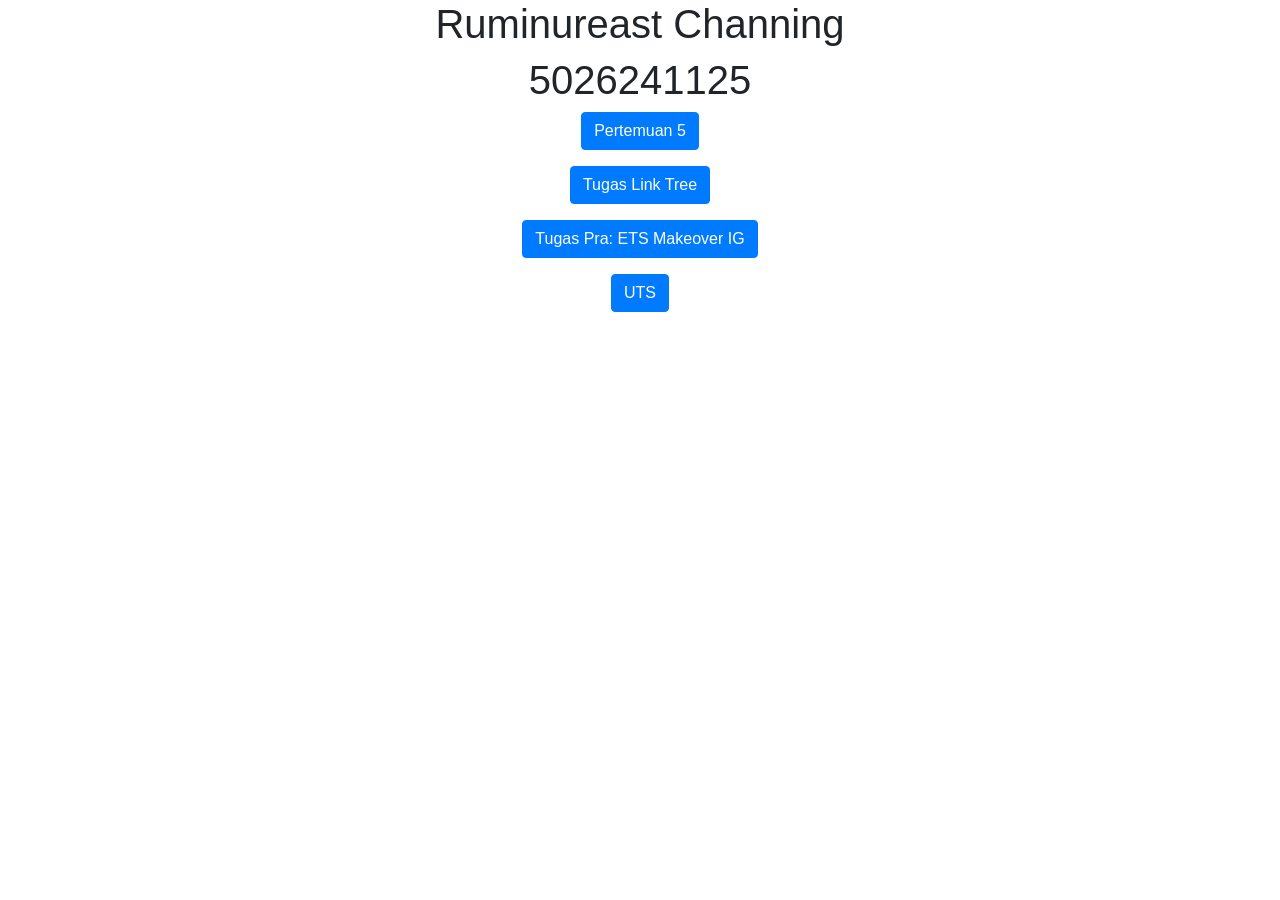
<file: index.html>
<!DOCTYPE html>
<html lang="en">
<head>
    <meta charset="UTF-8">
    <meta name="viewport" content="width=device-width, initial-scale=1.0">
    <title>5026241125</title>
    <link rel="stylesheet" href="https://cdn.jsdelivr.net/npm/bootstrap@4.6.2/dist/css/bootstrap.min.css">
    <script src="https://cdn.jsdelivr.net/npm/jquery@3.7.1/dist/jquery.slim.min.js"></script>
    <script src="https://cdn.jsdelivr.net/npm/popper.js@1.16.1/dist/umd/popper.min.js"></script>
    <script src="https://cdn.jsdelivr.net/npm/bootstrap@4.6.2/dist/js/bootstrap.bundle.min.js"></script>
</head>

<body>
    <div class="container">
        <center>
            <h1>Ruminureast Channing</h1>
            <h1>5026241125</h1>
            <p><a href="pertemuan5.html" target="_blank"><button class="btn btn-primary">Pertemuan 5</button></a></p>
            <p><a href="linktree.html" target="_blank"><button class="btn btn-primary">Tugas Link Tree</button></a></p>
            <p><a href="tugas_ets.html" target="_blank"><button class="btn btn-primary">Tugas Pra: ETS Makeover IG</button></a></p>
            <p><a href="Template-ETS/5026241125.html" target="_blank"><button class="btn btn-primary">UTS</button></a></p>
        </center>
    </div>
    
</body>
</html>
</file>
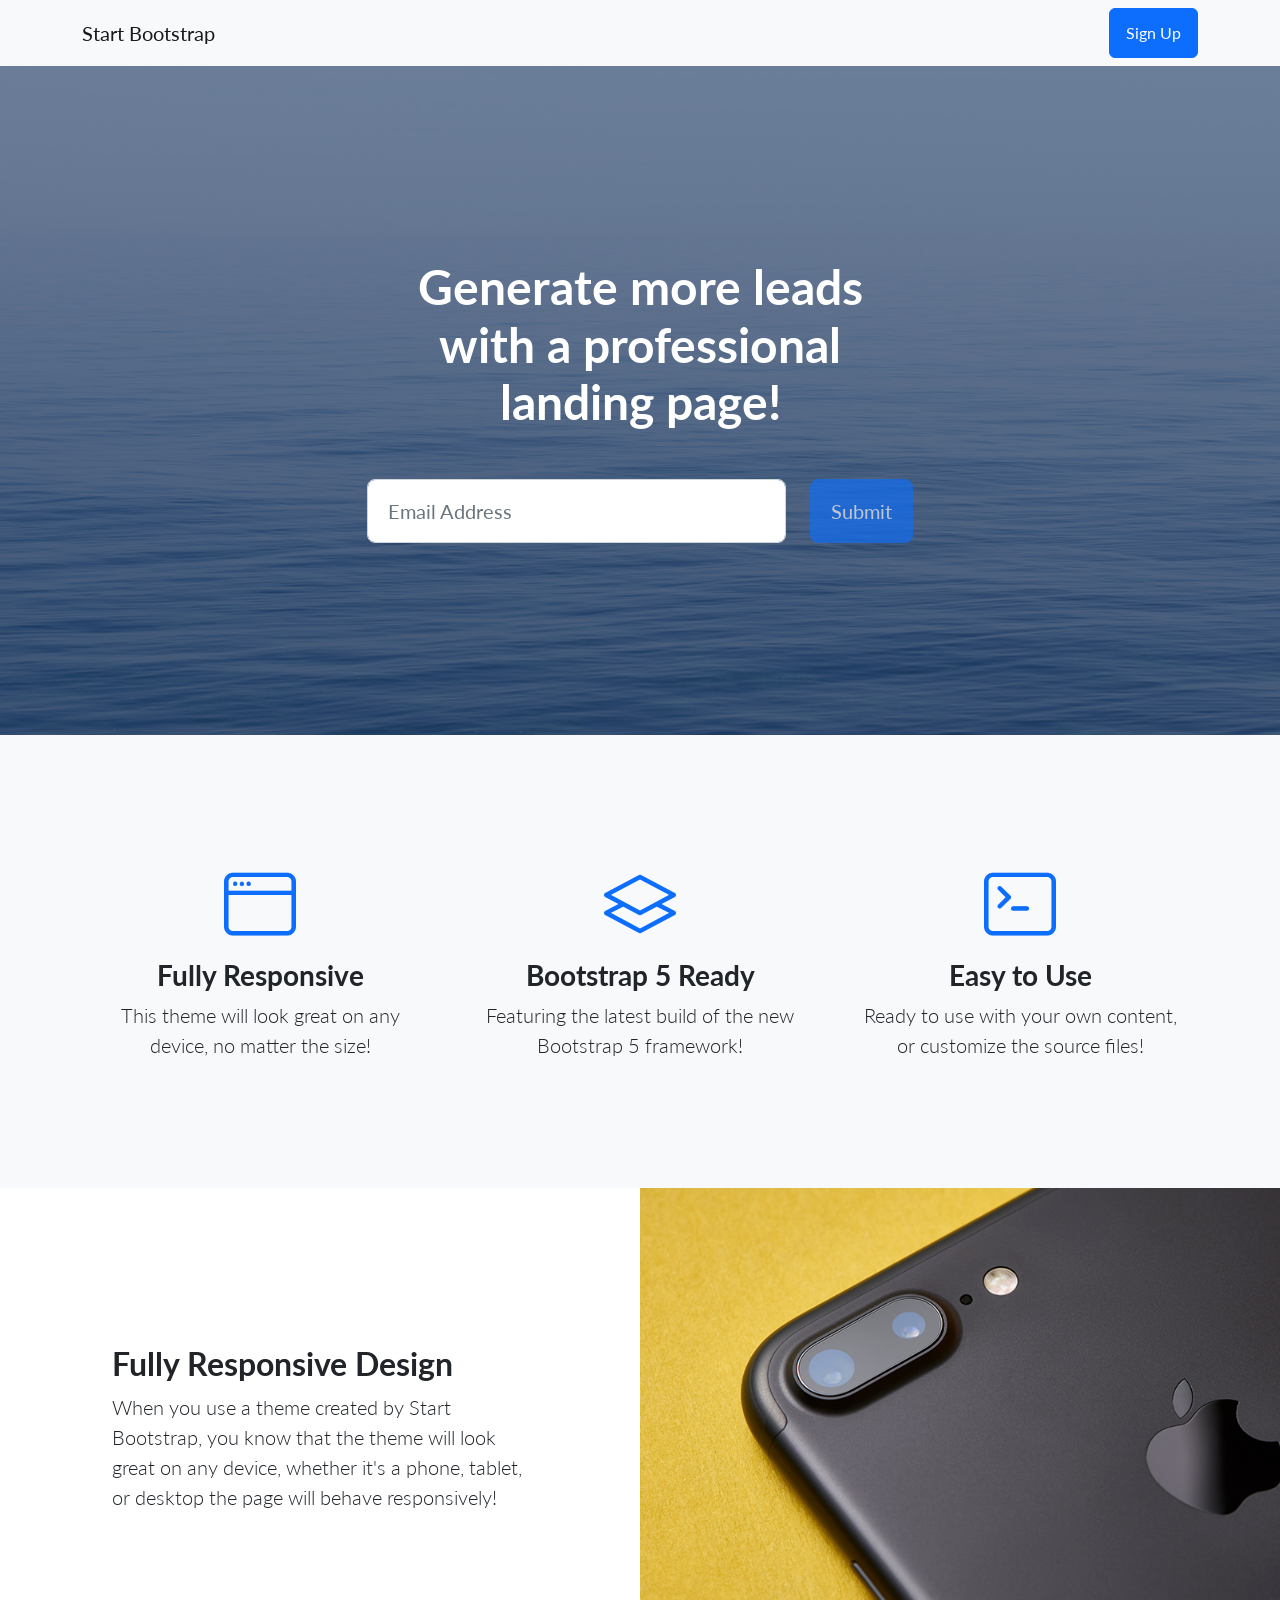
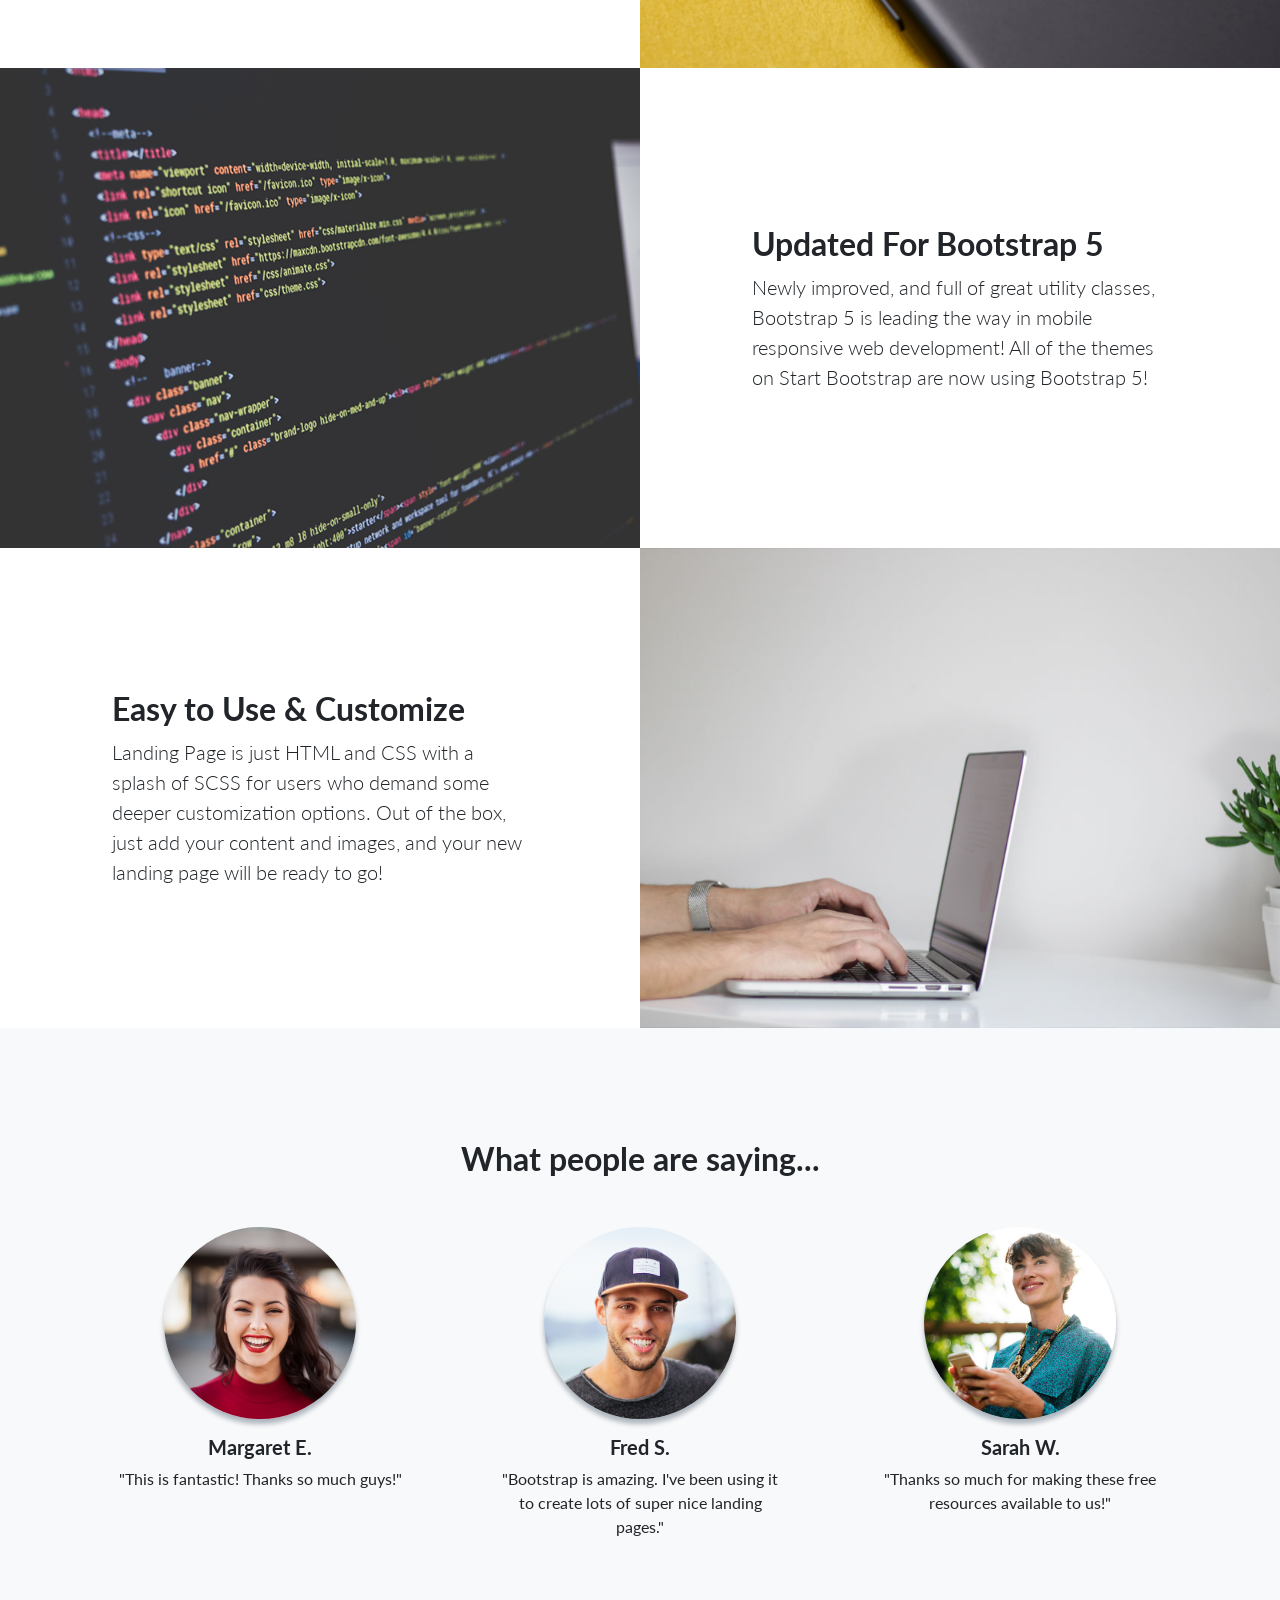
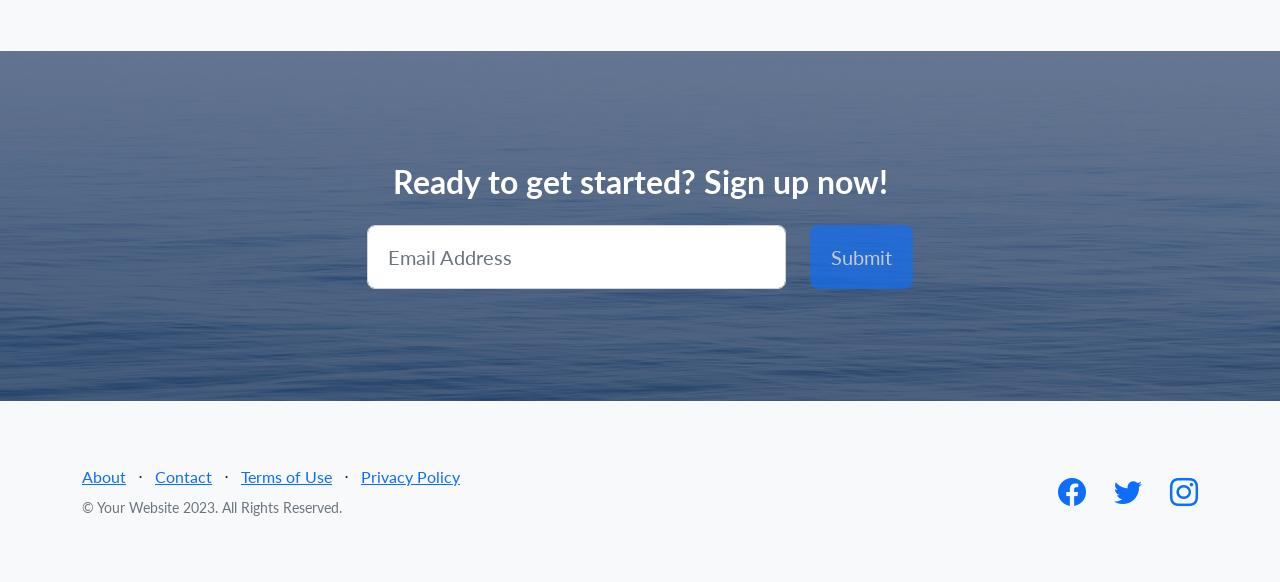
<file: Template-ETS/index.html>
<!DOCTYPE html>
<html lang="en">
    <head>
        <meta charset="utf-8" />
        <meta name="viewport" content="width=device-width, initial-scale=1, shrink-to-fit=no" />
        <meta name="description" content="" />
        <meta name="author" content="" />
        <title>Landing Page - Start Bootstrap Theme</title>
        <!-- Favicon-->
        <link rel="icon" type="image/x-icon" href="assets/favicon.ico" />
        <!-- Bootstrap icons-->
        <link href="https://cdn.jsdelivr.net/npm/bootstrap-icons@1.5.0/font/bootstrap-icons.css" rel="stylesheet" type="text/css" />
        <!-- Google fonts-->
        <link href="https://fonts.googleapis.com/css?family=Lato:300,400,700,300italic,400italic,700italic" rel="stylesheet" type="text/css" />
        <!-- Core theme CSS (includes Bootstrap)-->
        <link href="css/styles.css" rel="stylesheet" />
    </head>
    <body>
        <!-- Navigation-->
        <nav class="navbar navbar-light bg-light static-top">
            <div class="container">
                <a class="navbar-brand" href="#!">Start Bootstrap</a>
                <a class="btn btn-primary" href="#signup">Sign Up</a>
            </div>
        </nav>
        <!-- Masthead-->
        <header class="masthead">
            <div class="container position-relative">
                <div class="row justify-content-center">
                    <div class="col-xl-6">
                        <div class="text-center text-white">
                            <!-- Page heading-->
                            <h1 class="mb-5">Generate more leads with a professional landing page!</h1>
                            <!-- Signup form-->
                            <!-- * * * * * * * * * * * * * * *-->
                            <!-- * * SB Forms Contact Form * *-->
                            <!-- * * * * * * * * * * * * * * *-->
                            <!-- This form is pre-integrated with SB Forms.-->
                            <!-- To make this form functional, sign up at-->
                            <!-- https://startbootstrap.com/solution/contact-forms-->
                            <!-- to get an API token!-->
                            <form class="form-subscribe" id="contactForm" data-sb-form-api-token="API_TOKEN">
                                <!-- Email address input-->
                                <div class="row">
                                    <div class="col">
                                        <input class="form-control form-control-lg" id="emailAddress" type="email" placeholder="Email Address" data-sb-validations="required,email" />
                                        <div class="invalid-feedback text-white" data-sb-feedback="emailAddress:required">Email Address is required.</div>
                                        <div class="invalid-feedback text-white" data-sb-feedback="emailAddress:email">Email Address Email is not valid.</div>
                                    </div>
                                    <div class="col-auto"><button class="btn btn-primary btn-lg disabled" id="submitButton" type="submit">Submit</button></div>
                                </div>
                                <!-- Submit success message-->
                                <!---->
                                <!-- This is what your users will see when the form-->
                                <!-- has successfully submitted-->
                                <div class="d-none" id="submitSuccessMessage">
                                    <div class="text-center mb-3">
                                        <div class="fw-bolder">Form submission successful!</div>
                                        <p>To activate this form, sign up at</p>
                                        <a class="text-white" href="https://startbootstrap.com/solution/contact-forms">https://startbootstrap.com/solution/contact-forms</a>
                                    </div>
                                </div>
                                <!-- Submit error message-->
                                <!---->
                                <!-- This is what your users will see when there is-->
                                <!-- an error submitting the form-->
                                <div class="d-none" id="submitErrorMessage"><div class="text-center text-danger mb-3">Error sending message!</div></div>
                            </form>
                        </div>
                    </div>
                </div>
            </div>
        </header>
        <!-- Icons Grid-->
        <section class="features-icons bg-light text-center">
            <div class="container">
                <div class="row">
                    <div class="col-lg-4">
                        <div class="features-icons-item mx-auto mb-5 mb-lg-0 mb-lg-3">
                            <div class="features-icons-icon d-flex"><i class="bi-window m-auto text-primary"></i></div>
                            <h3>Fully Responsive</h3>
                            <p class="lead mb-0">This theme will look great on any device, no matter the size!</p>
                        </div>
                    </div>
                    <div class="col-lg-4">
                        <div class="features-icons-item mx-auto mb-5 mb-lg-0 mb-lg-3">
                            <div class="features-icons-icon d-flex"><i class="bi-layers m-auto text-primary"></i></div>
                            <h3>Bootstrap 5 Ready</h3>
                            <p class="lead mb-0">Featuring the latest build of the new Bootstrap 5 framework!</p>
                        </div>
                    </div>
                    <div class="col-lg-4">
                        <div class="features-icons-item mx-auto mb-0 mb-lg-3">
                            <div class="features-icons-icon d-flex"><i class="bi-terminal m-auto text-primary"></i></div>
                            <h3>Easy to Use</h3>
                            <p class="lead mb-0">Ready to use with your own content, or customize the source files!</p>
                        </div>
                    </div>
                </div>
            </div>
        </section>
        <!-- Image Showcases-->
        <section class="showcase">
            <div class="container-fluid p-0">
                <div class="row g-0">
                    <div class="col-lg-6 order-lg-2 text-white showcase-img" style="background-image: url('assets/img/bg-showcase-1.jpg')"></div>
                    <div class="col-lg-6 order-lg-1 my-auto showcase-text">
                        <h2>Fully Responsive Design</h2>
                        <p class="lead mb-0">When you use a theme created by Start Bootstrap, you know that the theme will look great on any device, whether it's a phone, tablet, or desktop the page will behave responsively!</p>
                    </div>
                </div>
                <div class="row g-0">
                    <div class="col-lg-6 text-white showcase-img" style="background-image: url('assets/img/bg-showcase-2.jpg')"></div>
                    <div class="col-lg-6 my-auto showcase-text">
                        <h2>Updated For Bootstrap 5</h2>
                        <p class="lead mb-0">Newly improved, and full of great utility classes, Bootstrap 5 is leading the way in mobile responsive web development! All of the themes on Start Bootstrap are now using Bootstrap 5!</p>
                    </div>
                </div>
                <div class="row g-0">
                    <div class="col-lg-6 order-lg-2 text-white showcase-img" style="background-image: url('assets/img/bg-showcase-3.jpg')"></div>
                    <div class="col-lg-6 order-lg-1 my-auto showcase-text">
                        <h2>Easy to Use & Customize</h2>
                        <p class="lead mb-0">Landing Page is just HTML and CSS with a splash of SCSS for users who demand some deeper customization options. Out of the box, just add your content and images, and your new landing page will be ready to go!</p>
                    </div>
                </div>
            </div>
        </section>
        <!-- Testimonials-->
        <section class="testimonials text-center bg-light">
            <div class="container">
                <h2 class="mb-5">What people are saying...</h2>
                <div class="row">
                    <div class="col-lg-4">
                        <div class="testimonial-item mx-auto mb-5 mb-lg-0">
                            <img class="img-fluid rounded-circle mb-3" src="assets/img/testimonials-1.jpg" alt="..." />
                            <h5>Margaret E.</h5>
                            <p class="font-weight-light mb-0">"This is fantastic! Thanks so much guys!"</p>
                        </div>
                    </div>
                    <div class="col-lg-4">
                        <div class="testimonial-item mx-auto mb-5 mb-lg-0">
                            <img class="img-fluid rounded-circle mb-3" src="assets/img/testimonials-2.jpg" alt="..." />
                            <h5>Fred S.</h5>
                            <p class="font-weight-light mb-0">"Bootstrap is amazing. I've been using it to create lots of super nice landing pages."</p>
                        </div>
                    </div>
                    <div class="col-lg-4">
                        <div class="testimonial-item mx-auto mb-5 mb-lg-0">
                            <img class="img-fluid rounded-circle mb-3" src="assets/img/testimonials-3.jpg" alt="..." />
                            <h5>Sarah W.</h5>
                            <p class="font-weight-light mb-0">"Thanks so much for making these free resources available to us!"</p>
                        </div>
                    </div>
                </div>
            </div>
        </section>
        <!-- Call to Action-->
        <section class="call-to-action text-white text-center" id="signup">
            <div class="container position-relative">
                <div class="row justify-content-center">
                    <div class="col-xl-6">
                        <h2 class="mb-4">Ready to get started? Sign up now!</h2>
                        <!-- Signup form-->
                        <!-- * * * * * * * * * * * * * * *-->
                        <!-- * * SB Forms Contact Form * *-->
                        <!-- * * * * * * * * * * * * * * *-->
                        <!-- This form is pre-integrated with SB Forms.-->
                        <!-- To make this form functional, sign up at-->
                        <!-- https://startbootstrap.com/solution/contact-forms-->
                        <!-- to get an API token!-->
                        <form class="form-subscribe" id="contactFormFooter" data-sb-form-api-token="API_TOKEN">
                            <!-- Email address input-->
                            <div class="row">
                                <div class="col">
                                    <input class="form-control form-control-lg" id="emailAddressBelow" type="email" placeholder="Email Address" data-sb-validations="required,email" />
                                    <div class="invalid-feedback text-white" data-sb-feedback="emailAddressBelow:required">Email Address is required.</div>
                                    <div class="invalid-feedback text-white" data-sb-feedback="emailAddressBelow:email">Email Address Email is not valid.</div>
                                </div>
                                <div class="col-auto"><button class="btn btn-primary btn-lg disabled" id="submitButton" type="submit">Submit</button></div>
                            </div>
                            <!-- Submit success message-->
                            <!---->
                            <!-- This is what your users will see when the form-->
                            <!-- has successfully submitted-->
                            <div class="d-none" id="submitSuccessMessage">
                                <div class="text-center mb-3">
                                    <div class="fw-bolder">Form submission successful!</div>
                                    <p>To activate this form, sign up at</p>
                                    <a class="text-white" href="https://startbootstrap.com/solution/contact-forms">https://startbootstrap.com/solution/contact-forms</a>
                                </div>
                            </div>
                            <!-- Submit error message-->
                            <!---->
                            <!-- This is what your users will see when there is-->
                            <!-- an error submitting the form-->
                            <div class="d-none" id="submitErrorMessage"><div class="text-center text-danger mb-3">Error sending message!</div></div>
                        </form>
                    </div>
                </div>
            </div>
        </section>
        <!-- Footer-->
        <footer class="footer bg-light">
            <div class="container">
                <div class="row">
                    <div class="col-lg-6 h-100 text-center text-lg-start my-auto">
                        <ul class="list-inline mb-2">
                            <li class="list-inline-item"><a href="#!">About</a></li>
                            <li class="list-inline-item">⋅</li>
                            <li class="list-inline-item"><a href="#!">Contact</a></li>
                            <li class="list-inline-item">⋅</li>
                            <li class="list-inline-item"><a href="#!">Terms of Use</a></li>
                            <li class="list-inline-item">⋅</li>
                            <li class="list-inline-item"><a href="#!">Privacy Policy</a></li>
                        </ul>
                        <p class="text-muted small mb-4 mb-lg-0">&copy; Your Website 2023. All Rights Reserved.</p>
                    </div>
                    <div class="col-lg-6 h-100 text-center text-lg-end my-auto">
                        <ul class="list-inline mb-0">
                            <li class="list-inline-item me-4">
                                <a href="#!"><i class="bi-facebook fs-3"></i></a>
                            </li>
                            <li class="list-inline-item me-4">
                                <a href="#!"><i class="bi-twitter fs-3"></i></a>
                            </li>
                            <li class="list-inline-item">
                                <a href="#!"><i class="bi-instagram fs-3"></i></a>
                            </li>
                        </ul>
                    </div>
                </div>
            </div>
        </footer>
        <!-- Bootstrap core JS-->
        <script src="https://cdn.jsdelivr.net/npm/bootstrap@5.2.3/dist/js/bootstrap.bundle.min.js"></script>
        <!-- Core theme JS-->
        <script src="js/scripts.js"></script>
        <!-- * * * * * * * * * * * * * * * * * * * * * * * * * * * * * * * * * * * * * * * *-->
        <!-- * *                               SB Forms JS                               * *-->
        <!-- * * Activate your form at https://startbootstrap.com/solution/contact-forms * *-->
        <!-- * * * * * * * * * * * * * * * * * * * * * * * * * * * * * * * * * * * * * * * *-->
        <script src="https://cdn.startbootstrap.com/sb-forms-latest.js"></script>
    </body>
</html>
</file>
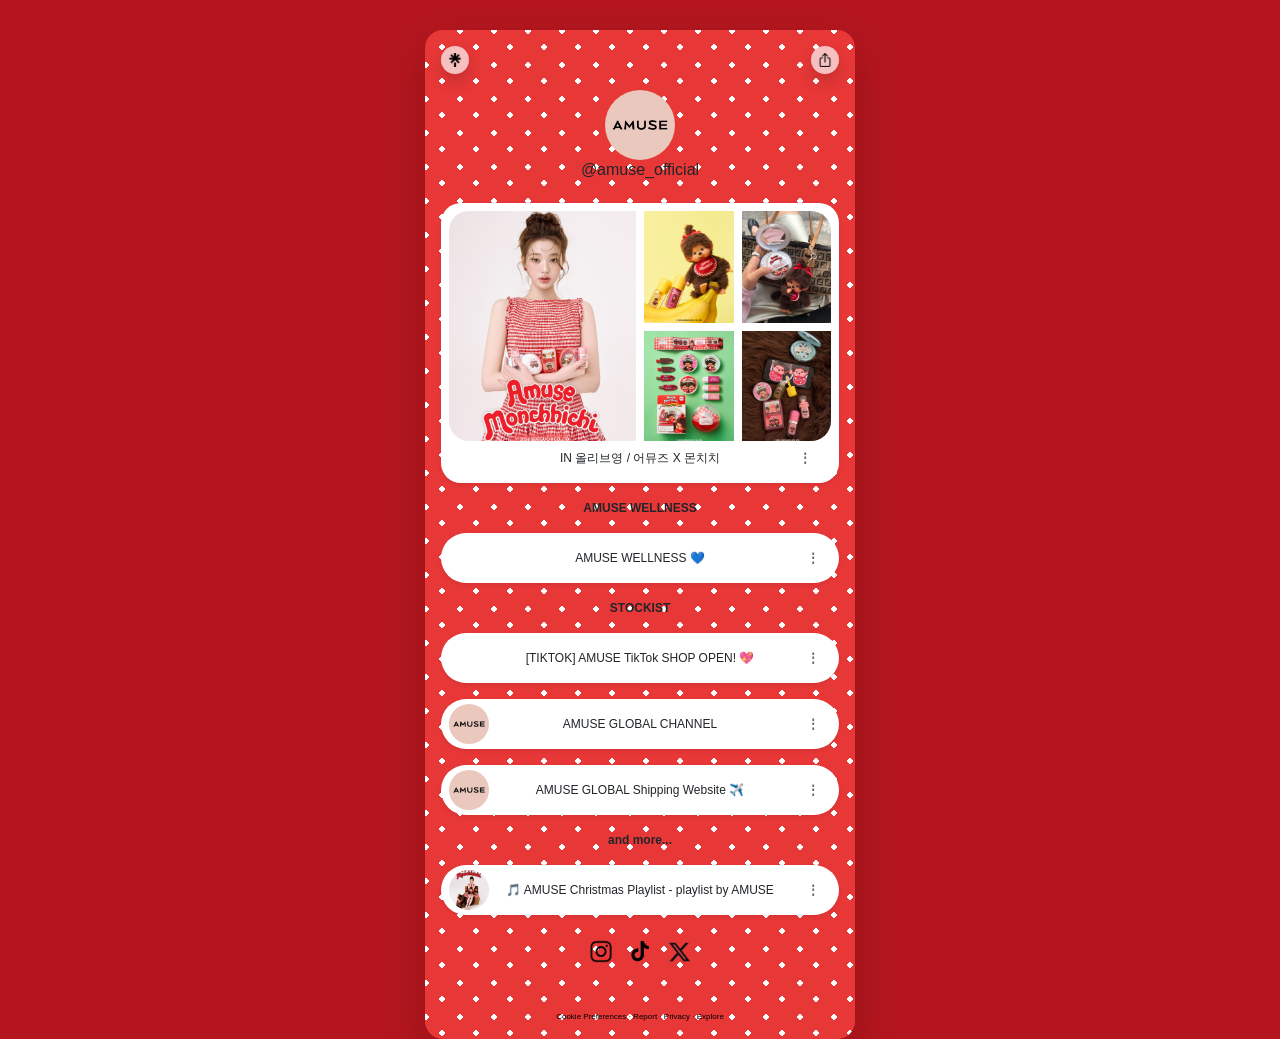
<file: linktree.html>
<!DOCTYPE html>
<html lang="en">

<head>
  <meta charset="UTF-8" />
  <meta name="viewport" content="width=device-width, initial-scale=1.0" />
  <title>5026241125: Recreate Linktree Amuse</title>
  <link rel="stylesheet" href="https://cdn.jsdelivr.net/npm/bootstrap@4.6.2/dist/css/bootstrap.min.css">
  <script src="https://cdn.jsdelivr.net/npm/jquery@3.7.1/dist/jquery.slim.min.js"></script>
  <script src="https://cdn.jsdelivr.net/npm/popper.js@1.16.1/dist/umd/popper.min.js"></script>
  <script src="https://cdn.jsdelivr.net/npm/bootstrap@4.6.2/dist/js/bootstrap.bundle.min.js"></script>

  <style>
    .page {
      background-color: #b5161e;
      min-height: 100vh;
      display: flex;
      justify-content: center;
      padding-top: 30px;
    }

    .container {
      width: 100%;
      max-width: 430px;
      background-color: #e73737;
      background-image:
        radial-gradient(white 12%, transparent 5%),
        radial-gradient(white 12%, transparent 5%);
      background-size: 34px 34px;
      background-position: 0 0, 18px 18px;
      border-radius: 18px;
    }

    .icon {
      width: 28px;
      height: 28px;
      background: rgb(246, 192, 192);
      border-radius: 50%;
      display: flex;
      align-items: center;
      justify-content: center;
    }

    .icon img {
      width: 50%;
      height: auto;
    }

    .logo {
      width: 70px;
      height: auto;
      object-fit: cover;
      border-radius: 50px;
    }

    .top-section {
      border-radius: 20px;
      overflow: hidden;
      display: block;
      text-decoration: none;
      color: inherit;
    }

    .top-section:hover {
      text-decoration: none;
      color: inherit;
    }

    .photo-grid {
      border-radius: 20px;
      height: 230px;
      overflow: hidden;
    }

    .photo-grid img {
      height: 100%;
      width: 100%;
      object-fit: cover;
    }

    .link-section {
      position: relative;
      display: flex;
      align-items: center;
      justify-content: center;
      background-color: white;
      border-radius: 25px;
      cursor: pointer;
      text-decoration: none;
      color: inherit;
    }

    .link-section.with-photo {
      justify-content: center;
    }

    .link-section:hover {
      text-decoration: none;
      color: inherit;
      background-color: #f0e9e9;
    }

    .link-title {
      font-size: 12px;
      font-weight: 500;
      text-align: center;
    }

    .dot-menu {
      position: absolute;
      right: 20px;
      top: 50%;
      transform: translateY(-50%);
      color: #656769;
      font-size: 12px;
    }

    .photo-link {
      width: 40px;
      height: 40px;
      border-radius: 50%;
      object-fit: cover;
      position: absolute;
      left: 8px;
    }

    .social {
      width: 23px;
      height: 23px;
      object-fit: contain;
    }

    .footer {
      font-size: 8px;
    }

    .footer a{
      color: black
    }
  </style>

</head>

<body>
  <main class="page">
    <div class="container shadow-lg p-3">

      <!--HEADER-->
      <div class="header">

        <div class="top_icon d-flex justify-content-between align-items-center">
          <a href="#" class="icon shadow">
            <img src="assets/img/linktree/linktree_icon.png" alt="linktree">
          </a>
          <a href="#" class="icon shadow">
            <img src="assets/img/linktree/share_icon.png" alt="share">
          </a>
        </div>

        <div class="profile text-center p-3">
          <a href="https://linktr.ee/amusemakeup"><img src="assets/img/linktree/amuse.png" class="logo"></a>
          <h6>@amuse_official</h6>
        </div>

      </div>


      <!--TOP LINKS-->
      <a href="#" class="top-section bg-white p-2 shadow-sm">

        <!-- Grid Image -->
        <div class="photo-grid">
          <div class="row no-gutters">
            <div class="col-6 pr-1">
              <img src="assets/img/linktree/wonyoung2.jpg">
            </div>

            <div class="col-6 pl-1">
              <div class="row no-gutters">

                <div class="col-6 pr-1 pb-1">
                  <img src="assets/img/linktree/product2.jpg">
                </div>

                <div class="col-6 pl-1 pb-1">
                  <img src="assets/img/linktree/product5.jpg">
                </div>

                <div class="col-6 pr-1 pt-1">
                  <img src="assets/img/linktree/product3.jpg">
                </div>

                <div class="col-6 pl-1 pt-1">
                  <img src="assets/img/linktree/product6.jpg">
                </div>

              </div>
            </div>
          </div>
        </div>

        <!-- Text bawah -->
        <div class="link-section p-2">
          <p class="link-title mb-0">IN 올리브영 / 어뮤즈 X 몬치치</p>
          <span class="dot-menu"><b>⋮</b></span>
        </div>
      </a>


      <!--5 SECTION LINKS-->
      <div class="links mt-3">
        <p class="link-title mt-3"><b>AMUSE WELLNESS</b></p>
        <a href="#" class="link-section p-3 shadow-sm">
          <p class="link-title mb-0">AMUSE WELLNESS 💙</p>
          <span class="dot-menu"><b>⋮</b></span>
        </a>

        <p class="link-title mt-3"><b>STOCKIST</b></p>

        <a href="#" class="link-section p-3 shadow-sm">
          <p class="link-title mb-0">[TIKTOK] AMUSE TikTok SHOP OPEN! 💖</p>
          <span class="dot-menu"><b>⋮</b></span>
        </a>

        <a href="#" class="link-section with-photo p-3 mt-3 shadow-sm">
          <img src="assets/img/linktree/amuse.png" class="photo-link">
          <p class="link-title mb-0">AMUSE GLOBAL CHANNEL</p>
          <span class="dot-menu"><b>⋮</b></span>
        </a>

        <a href="#" class="link-section with-photo p-3 mt-3 shadow-sm">
          <img src="assets/img/linktree/amuse.png" class="photo-link">
          <p class="link-title mb-0">AMUSE GLOBAL Shipping Website ✈️</p>
          <span class="dot-menu"><b>⋮</b></span>
        </a>

        <p class="link-title mt-3"><b>and more...</b></p>

        <a href="#" class="link-section with-photo p-3 mt-3 shadow-sm">
          <img src="assets/img/linktree/wonyoung1.jpg" class="photo-link">
          <p class="link-title mb-0">🎵 AMUSE Christmas Playlist - playlist by AMUSE</p>
          <span class="dot-menu"><b>⋮</b></span>
        </a>

      </div>


      <!--BOTTOM-->
      <div class="bottom text-center mt-4">
        <div class="d-flex justify-content-center align-items-center">
          <a href="#"><img src="assets/img/linktree/insta_logo.png" class="social mx-2"></a>
          <a href="#"><img src="assets/img/linktree/tiktok_logo.png" class="social mx-2"></a>
          <a href="#"><img src="assets/img/linktree/x_logo.png" class="social mx-2"></a>
        </div>
        <div class="footer mt-5">
          <a href="#">Cookie Preferences</a> ·
          <a href="#">Report</a> ·
          <a href="#">Privacy</a> ·
          <a href="#">Explore</a>
        </div>
      </div>


    </div>
  </main>
</body>
</file>
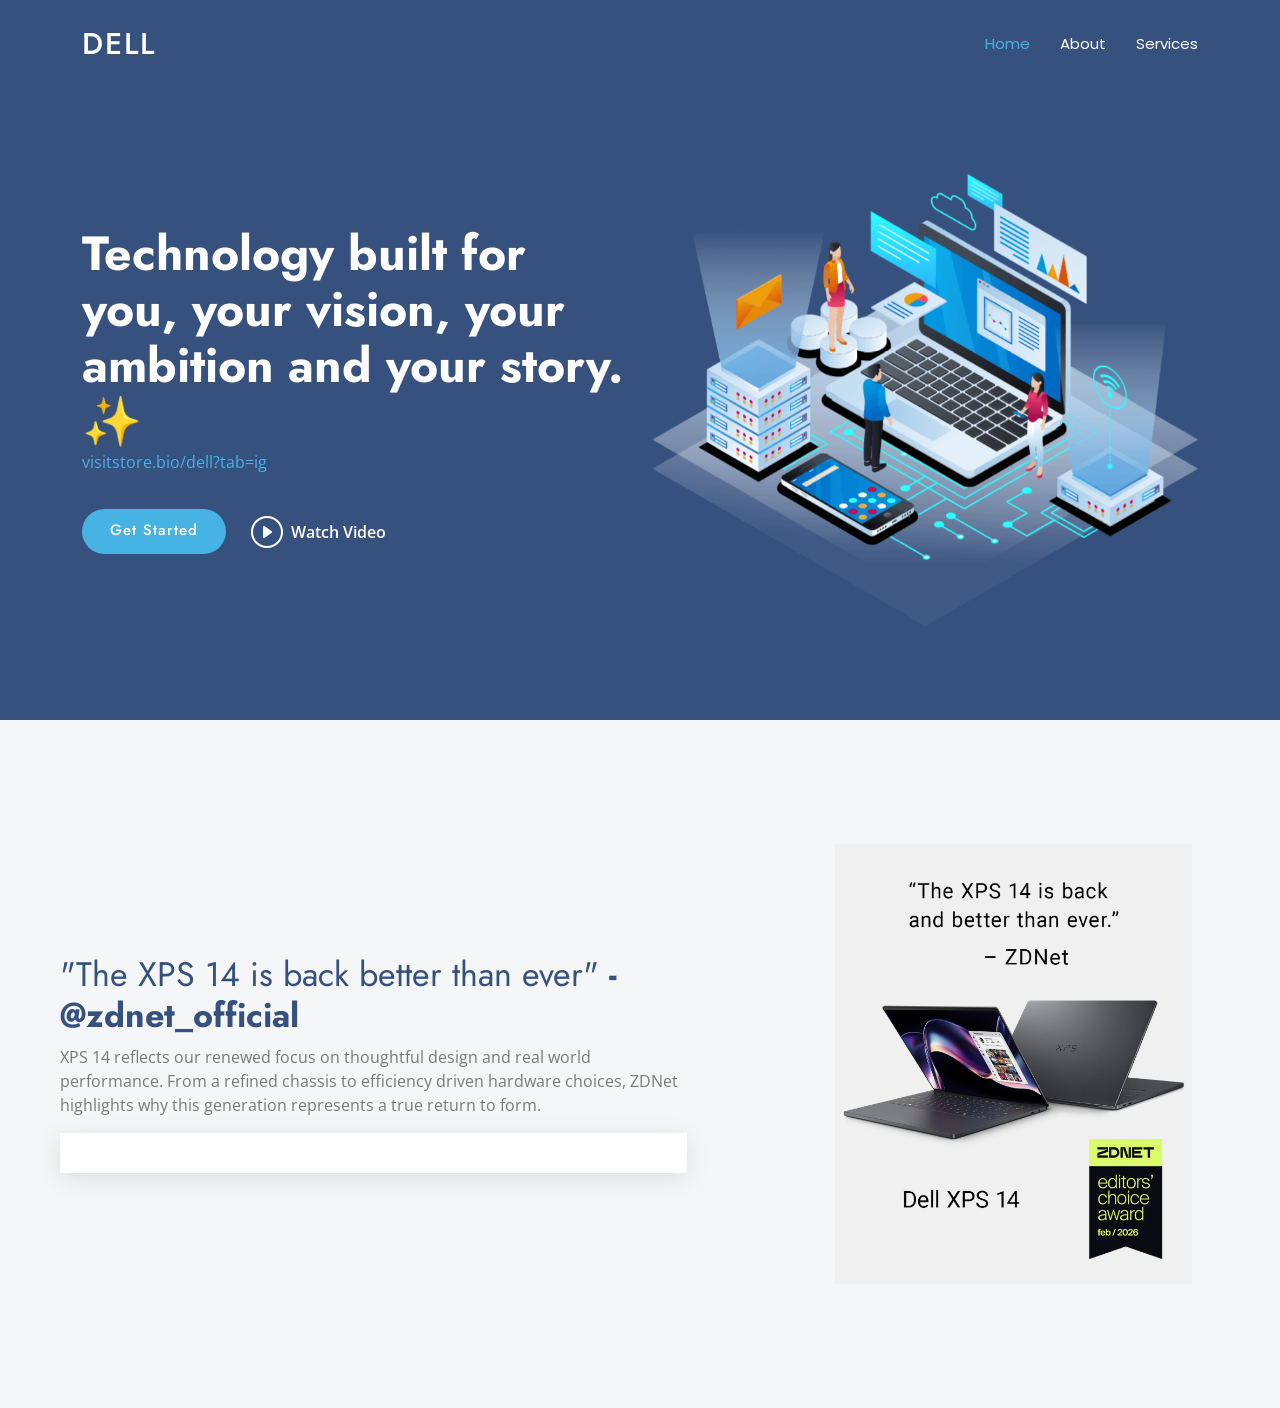
<file: pertemuan5.html>
<!DOCTYPE html>
<html lang="en">

<head>
    <meta charset="utf-8">
    <meta content="width=device-width, initial-scale=1.0" name="viewport">
    <title>AMUSE</title>
    <meta name="description" content="">
    <meta name="keywords" content="">

    <!-- Favicons -->
    <link href="assets/img/favicon.png" rel="icon">
    <link href="assets/img/apple-touch-icon.png" rel="apple-touch-icon">

    <!-- Fonts -->
    <link href="https://fonts.googleapis.com" rel="preconnect">
    <link href="https://fonts.gstatic.com" rel="preconnect" crossorigin>
    <link
        href="https://fonts.googleapis.com/css2?family=Open+Sans:ital,wght@0,300;0,400;0,500;0,600;0,700;0,800;1,300;1,400;1,500;1,600;1,700;1,800&family=Poppins:ital,wght@0,100;0,200;0,300;0,400;0,500;0,600;0,700;0,800;0,900;1,100;1,200;1,300;1,400;1,500;1,600;1,700;1,800;1,900&family=Jost:ital,wght@0,100;0,200;0,300;0,400;0,500;0,600;0,700;0,800;0,900;1,100;1,200;1,300;1,400;1,500;1,600;1,700;1,800;1,900&display=swap"
        rel="stylesheet">

    <!-- Vendor CSS Files -->
    <link href="assets/vendor/bootstrap/css/bootstrap.min.css" rel="stylesheet">
    <link href="assets/vendor/bootstrap-icons/bootstrap-icons.css" rel="stylesheet">
    <link href="assets/vendor/aos/aos.css" rel="stylesheet">
    <link href="assets/vendor/glightbox/css/glightbox.min.css" rel="stylesheet">
    <link href="assets/vendor/swiper/swiper-bundle.min.css" rel="stylesheet">

    <!-- Main CSS File -->
    <link href="assets/css/main.css" rel="stylesheet">

    <!-- =======================================================
  * Template Name: Rumi
  * Template URL: https://bootstrapmade.com/arsha-free-bootstrap-html-template-corporate/
  * Updated: Feb 22 2025 with Bootstrap v5.3.3
  * Author: BootstrapMade.com
  * License: https://bootstrapmade.com/license/
  ======================================================== -->
</head>

<body class="index-page">

    <header id="header" class="header d-flex align-items-center fixed-top">
        <div class="container-fluid container-xl position-relative d-flex align-items-center">

            <a href="index.html" class="logo d-flex align-items-center me-auto">
                <!-- Uncomment the line below if you also wish to use an image logo -->
                <!-- <img src="assets/img/logo.webp" alt=""> -->
                <h1 class="sitename">DELL</h1>
            </a>

            <nav id="navmenu" class="navmenu">
                <ul>
                    <li><a href="#hero" class="active">Home</a></li>
                    <li><a href="#about">About</a></li>
                    <li><a href="#services">Services</a></li>
                </ul>
            </nav>

        </div>
    </header>

    <main class="main">

        <!-- Hero Section -->
        <section id="hero" class="hero section dark-background">

            <div class="container">
                <div class="row gy-4">
                    <div class="col-lg-6 order-2 order-lg-1 d-flex flex-column justify-content-center"
                        data-aos="zoom-out">
                        <h1>Technology built for you, your vision, your ambition and your story. ✨</h1>
                        <a href="visitstore.bio/dell?tab=ig">visitstore.bio/dell?tab=ig</a></p>
                        <div class="d-flex">
                            <a href="#about" class="btn-get-started">Get Started</a>
                            <a href="https://www.youtube.com/watch?v=Y7f98aduVJ8"
                                class="glightbox btn-watch-video d-flex align-items-center"><i
                                    class="bi bi-play-circle"></i><span>Watch Video</span></a>
                        </div>
                    </div>
                    <div class="col-lg-6 order-1 order-lg-2 hero-img" data-aos="zoom-out" data-aos-delay="200">
                        <img src="assets/img/hero-img.png" class="img-fluid animated" alt="">
                    </div>
                </div>
            </div>

        </section><!-- /Hero Section -->
    </main>

    <body>
        <!-- Why Us Section -->
        <section id="why-us" class="section why-us light-background" data-builder="section">

            <div class="container-fluid">

                <div class="row gy-4">

                    <div class="col-lg-7 d-flex flex-column justify-content-center order-2 order-lg-1">

                        <div class="content px-xl-5" data-aos="fade-up" data-aos-delay="100">
                            <h3><span>"The XPS 14 is back better than ever"</span><strong> -@zdnet_official</strong></h3>
                            <p>
                                XPS 14 reflects our renewed focus on thoughtful design and real world performance. 
                                From a refined chassis to efficiency driven hardware choices, ZDNet highlights why this generation represents a true return to form.
                            </p>
                        </div>

                        <div class="faq-container px-xl-5" data-aos="fade-up" data-aos-delay="200">

                            <div class="faq-item faq-active">

                            </div><!-- End Faq item-->
                        </div>

                    </div>

                    <div class="col-lg-5 order-1 order-lg-2 why-us-img">
                        <img src="assets/img/xpx-dell.png" class="img-fluid" alt="" data-aos="zoom-in"
                            data-aos-delay="100">
                    </div>
                </div>

            </div>

        </section><!-- /Why Us Section -->

        <!-- Scroll Top -->
        <a href="#" id="scroll-top" class="scroll-top d-flex align-items-center justify-content-center"><i
                class="bi bi-arrow-up-short"></i></a>

        <!-- Preloader -->
        <div id="preloader"></div>

        <!-- Vendor JS Files -->
        <script src="assets/vendor/bootstrap/js/bootstrap.bundle.min.js"></script>
        <script src="assets/vendor/php-email-form/validate.js"></script>
        <script src="assets/vendor/aos/aos.js"></script>
        <script src="assets/vendor/glightbox/js/glightbox.min.js"></script>
        <script src="assets/vendor/swiper/swiper-bundle.min.js"></script>
        <script src="assets/vendor/waypoints/noframework.waypoints.js"></script>
        <script src="assets/vendor/imagesloaded/imagesloaded.pkgd.min.js"></script>
        <script src="assets/vendor/isotope-layout/isotope.pkgd.min.js"></script>

        <!-- Main JS File -->
        <script src="assets/js/main.js"></script>
    </body>

</html>
</file>
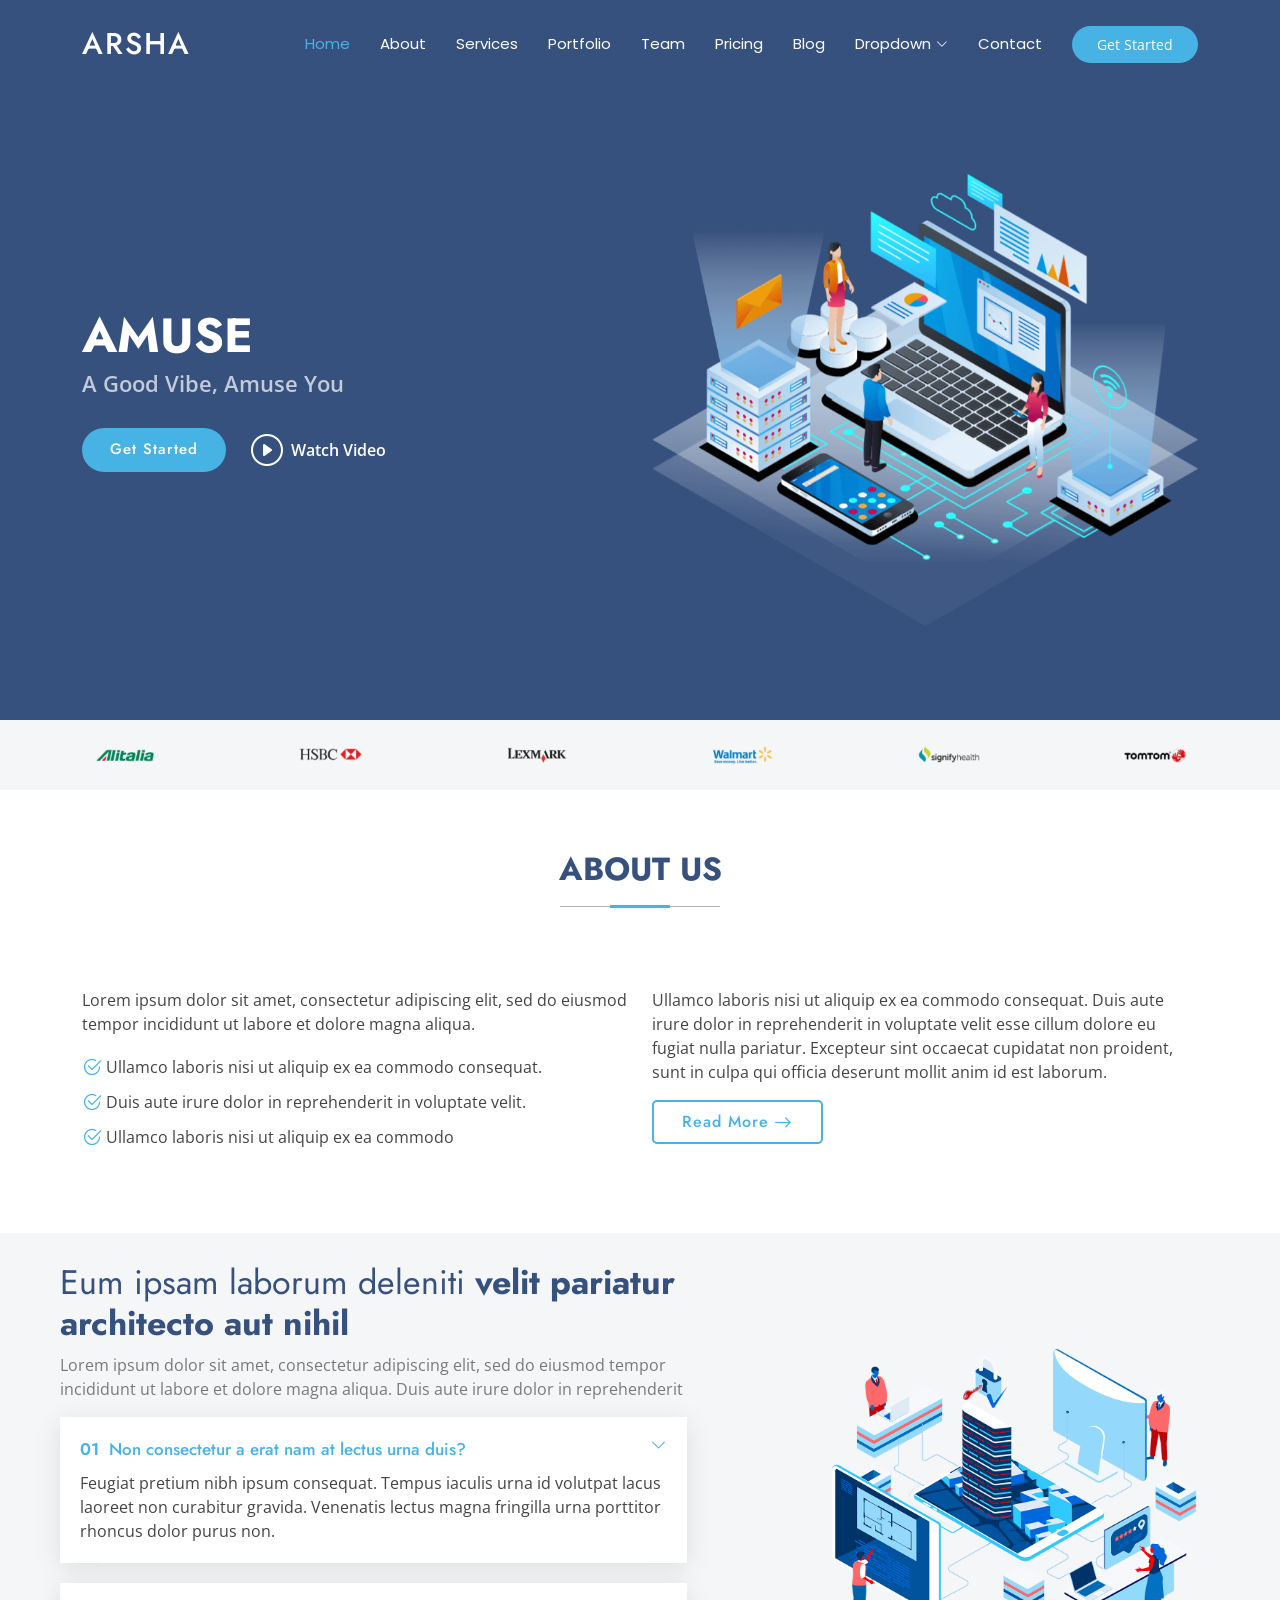
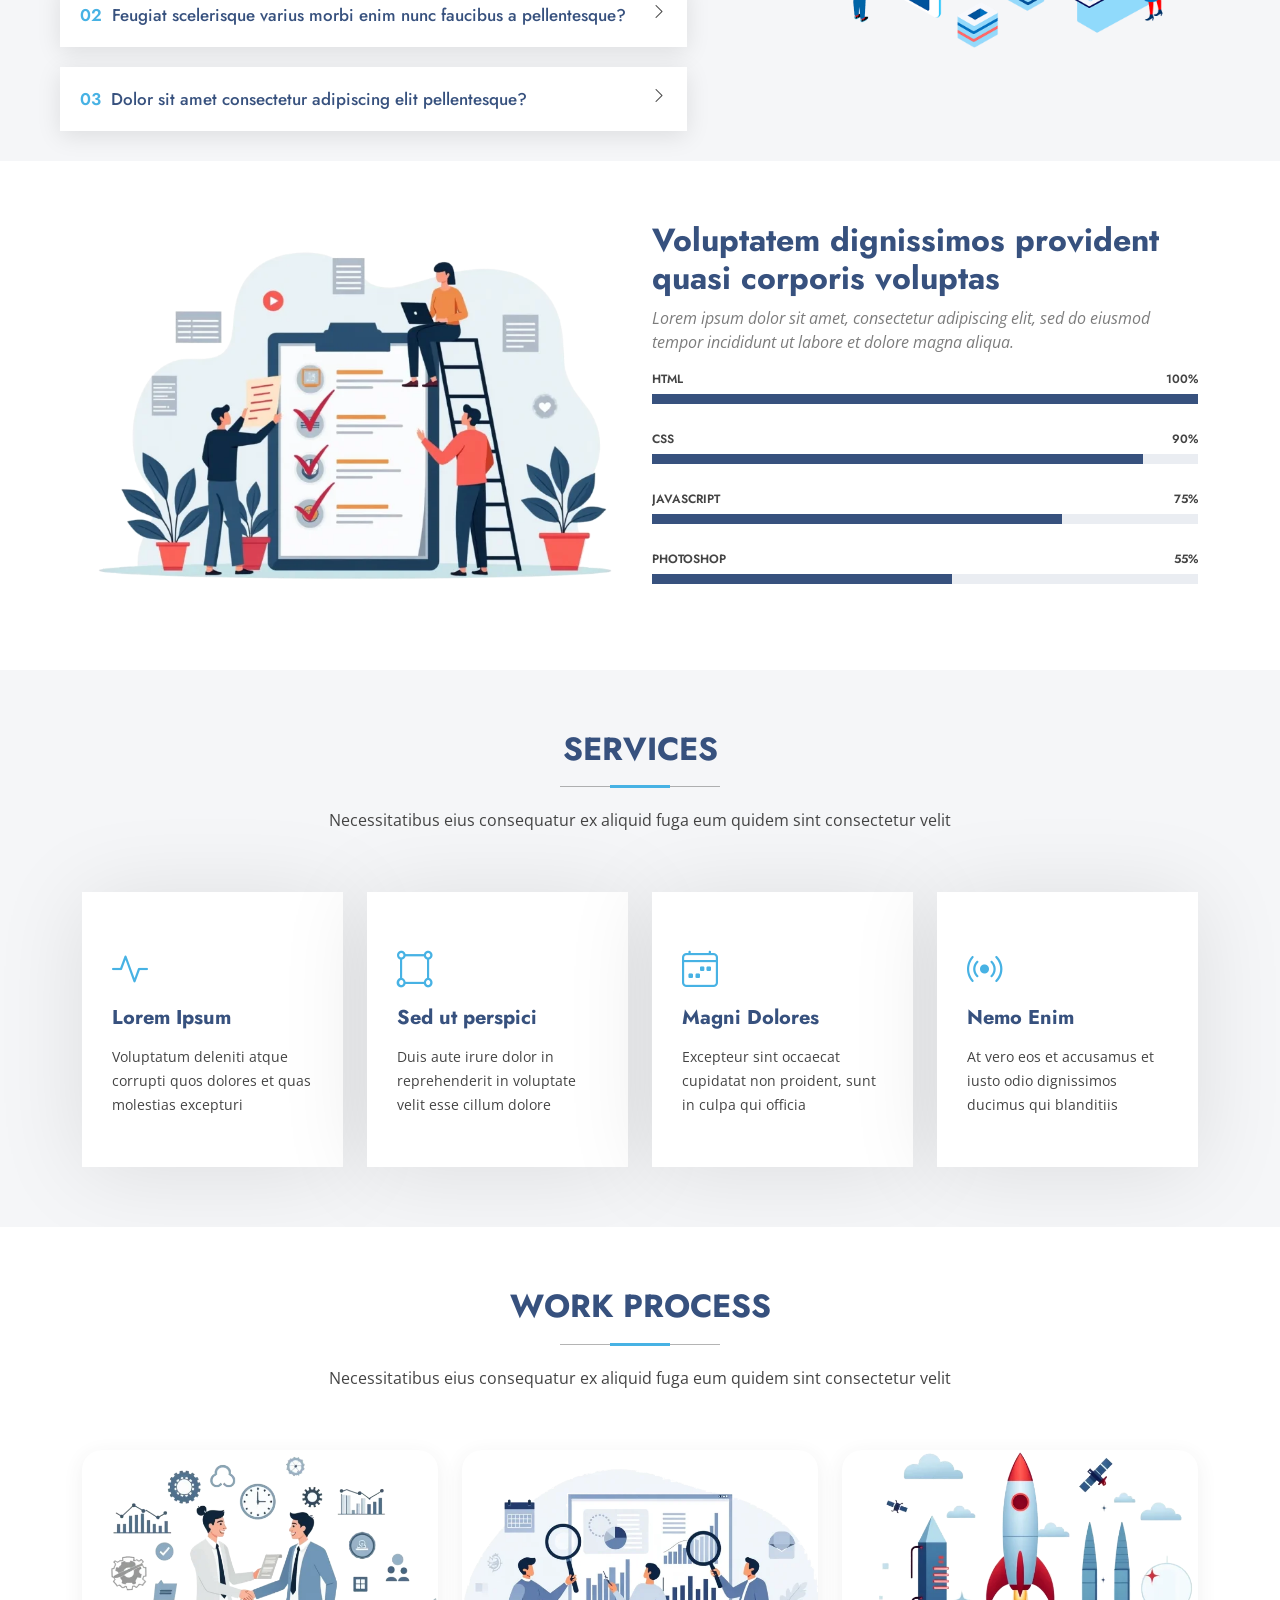
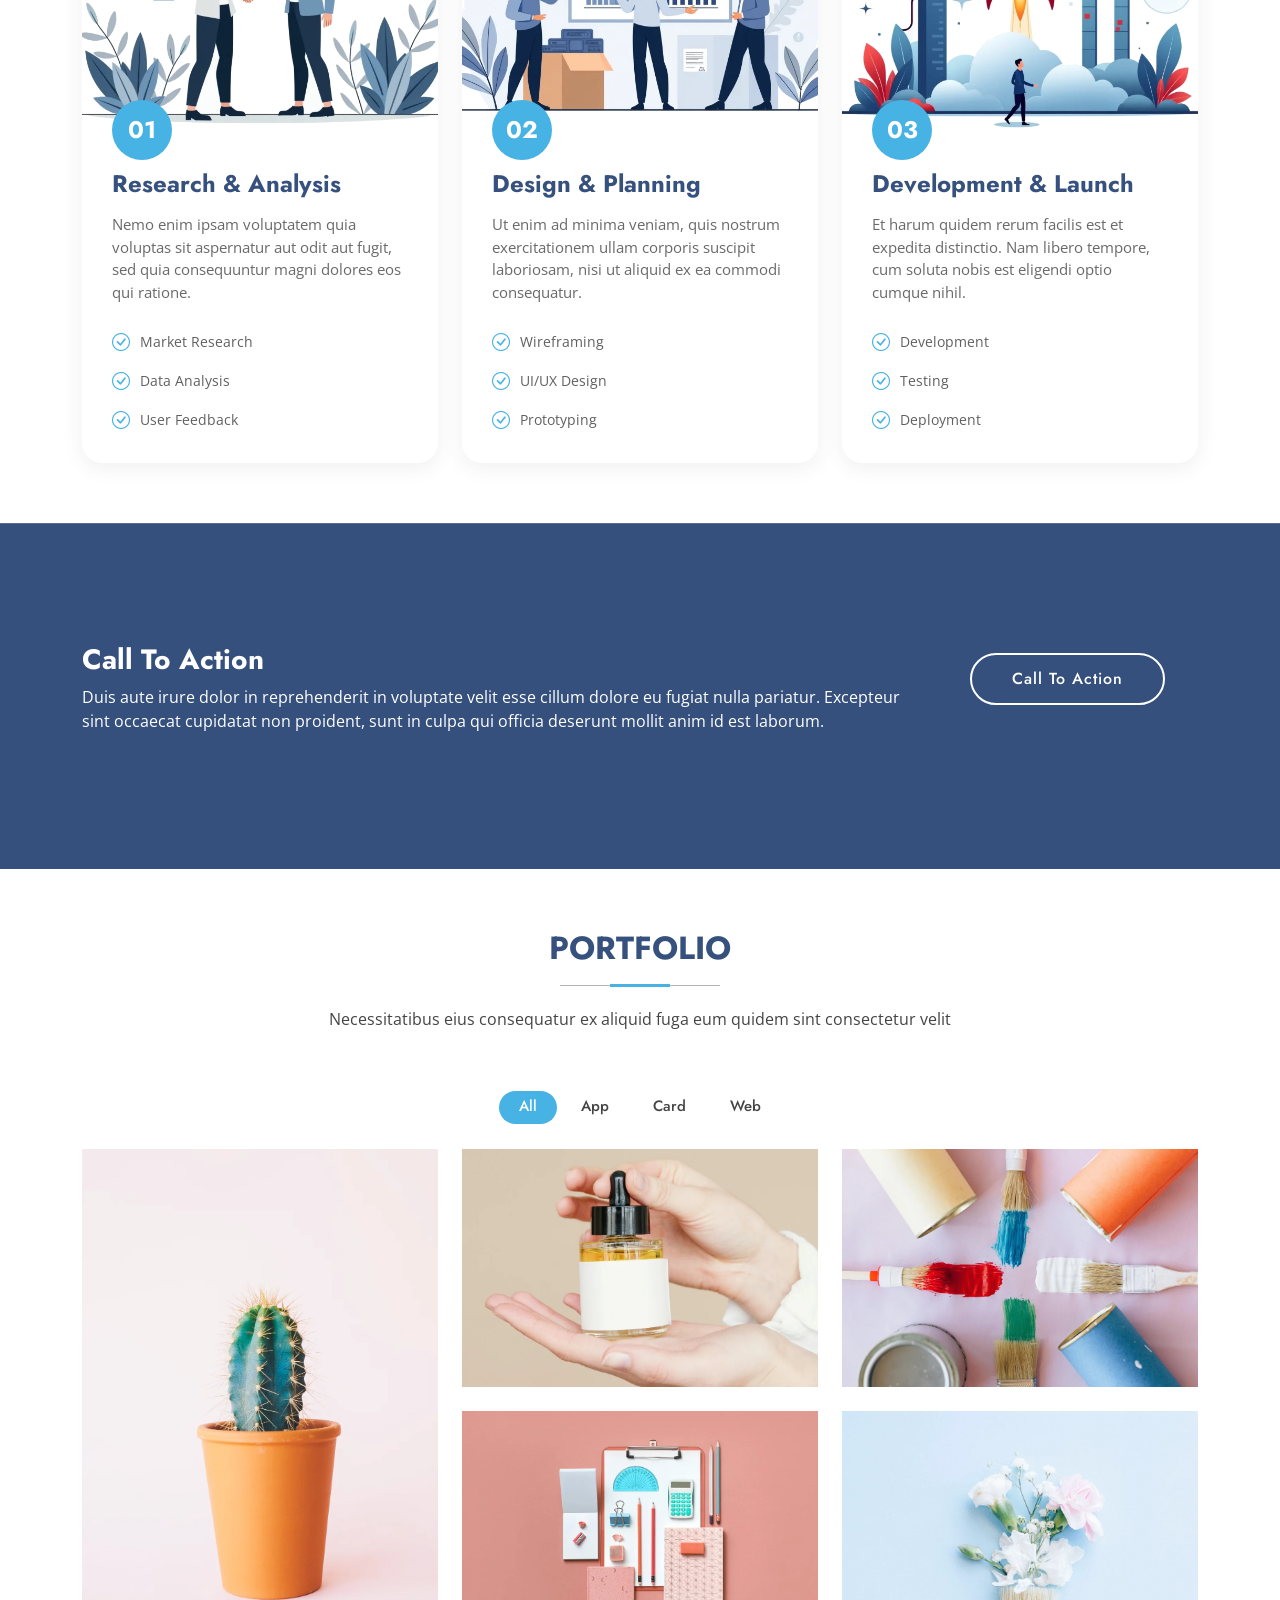
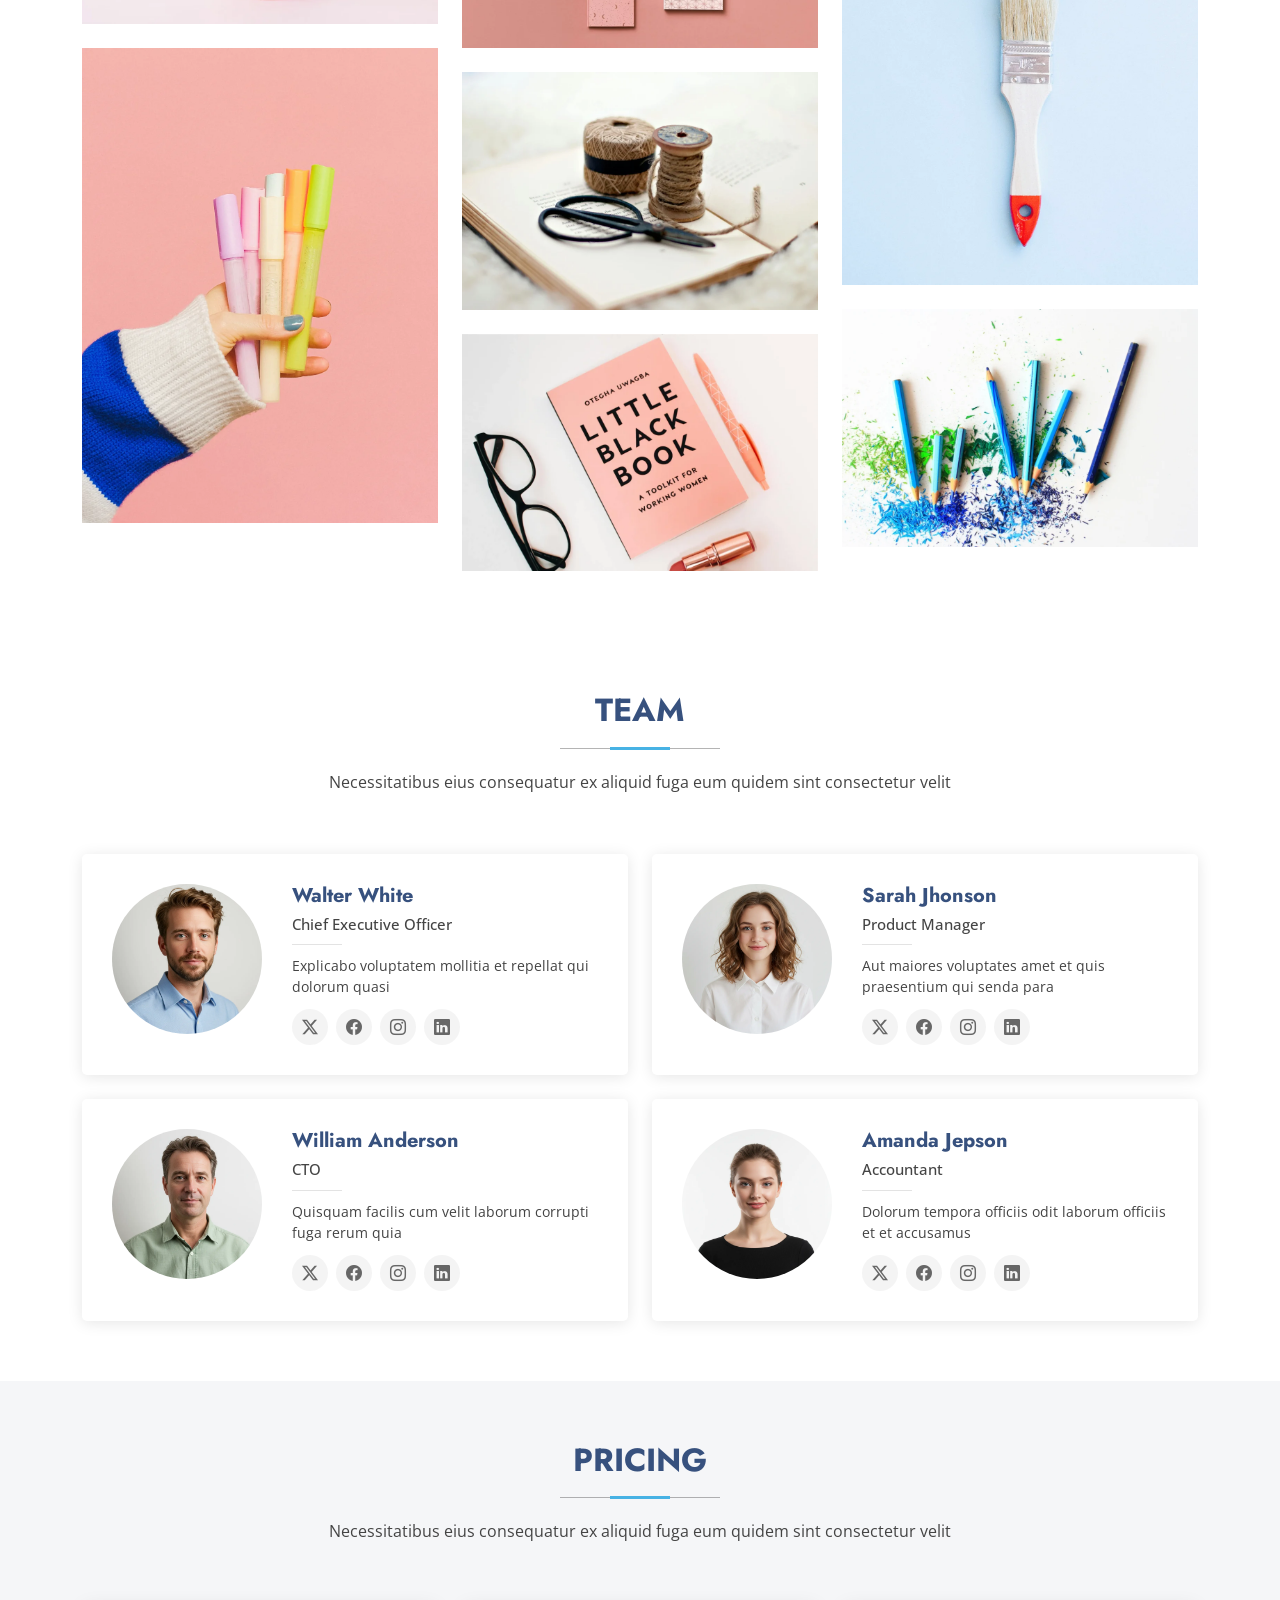
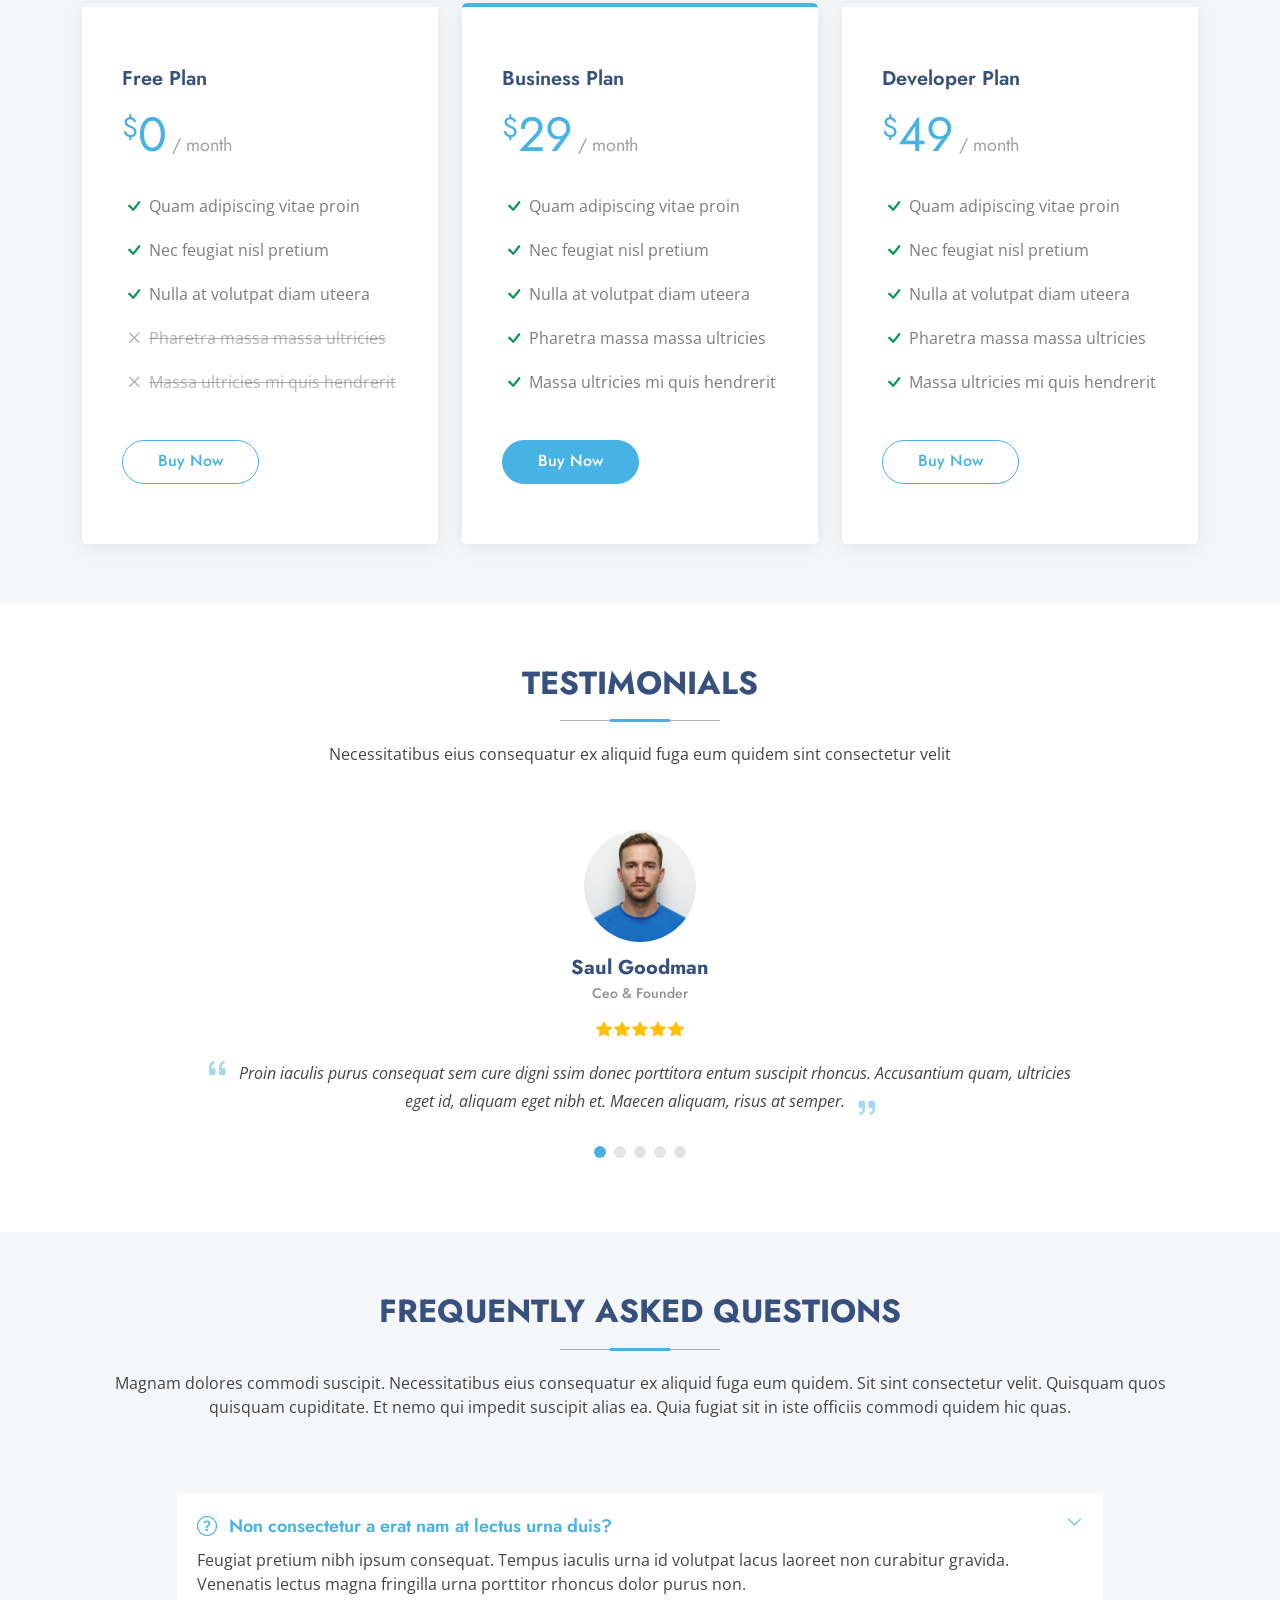
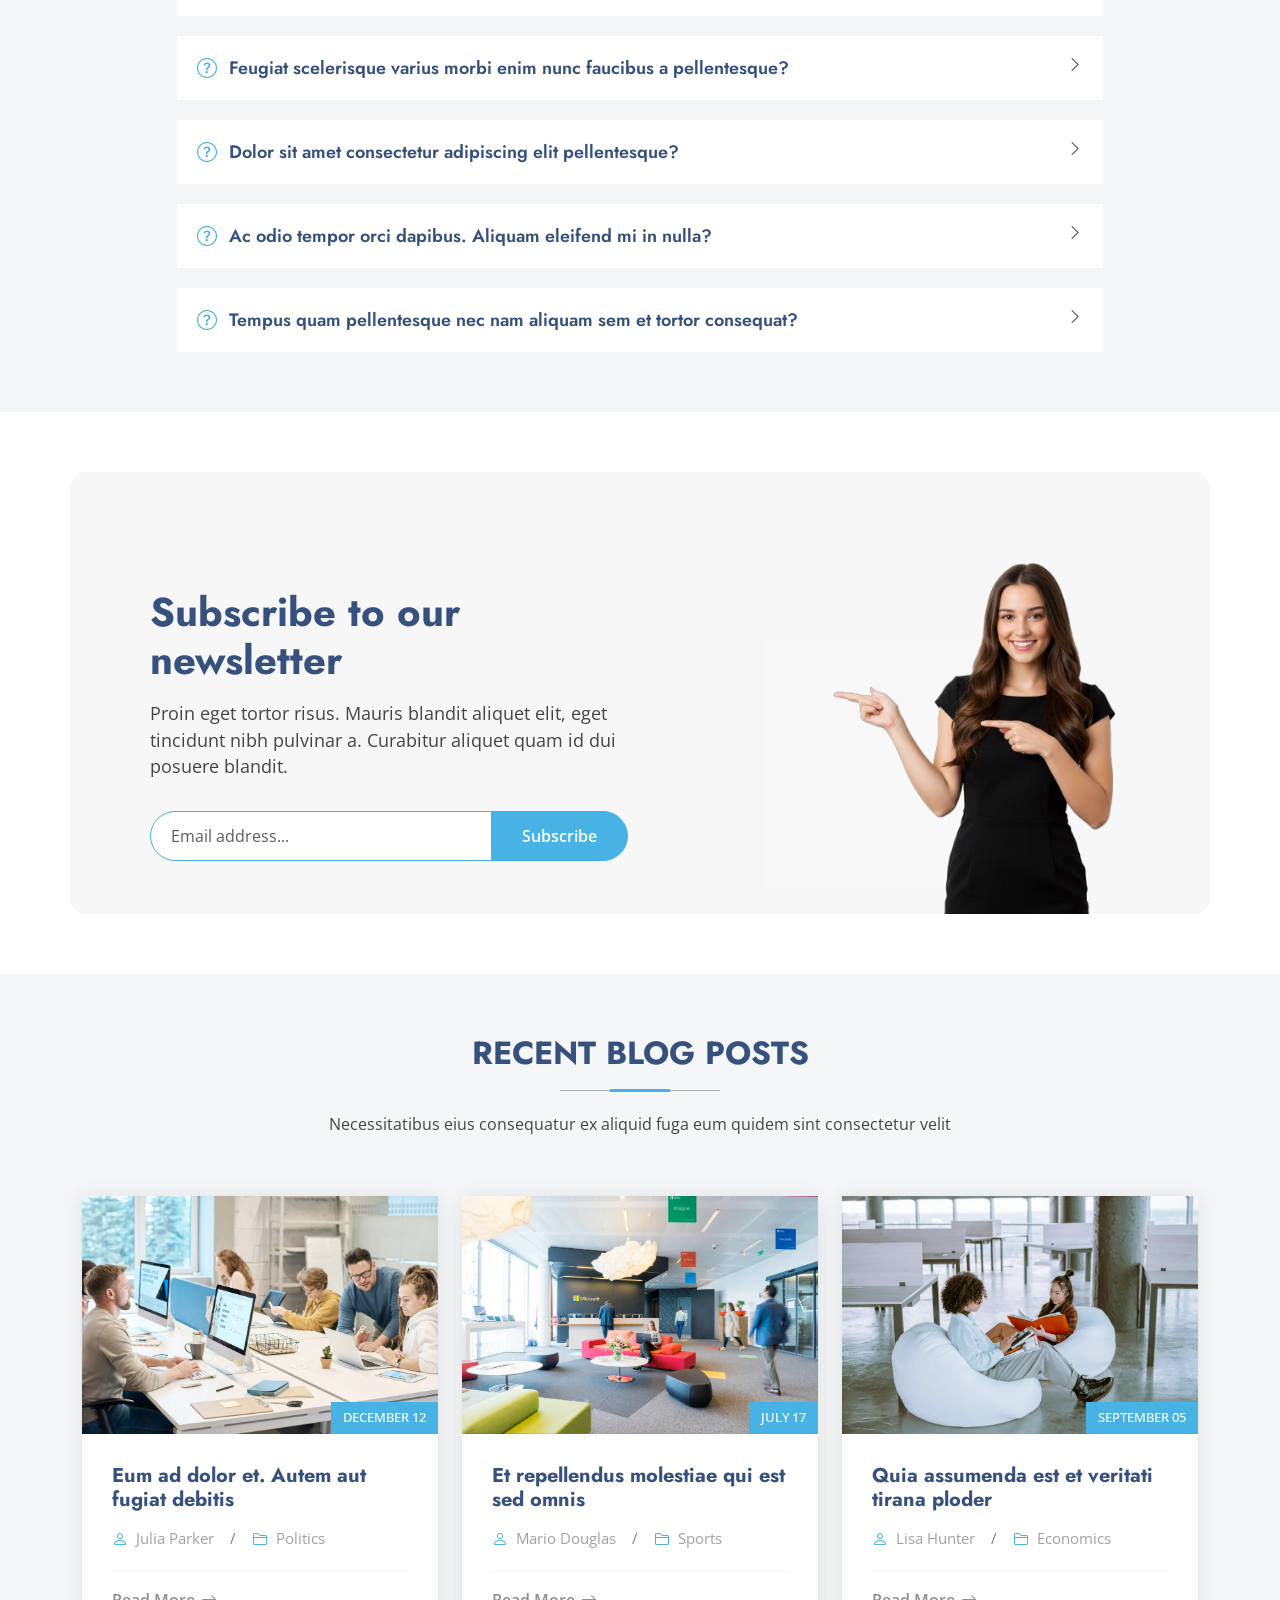
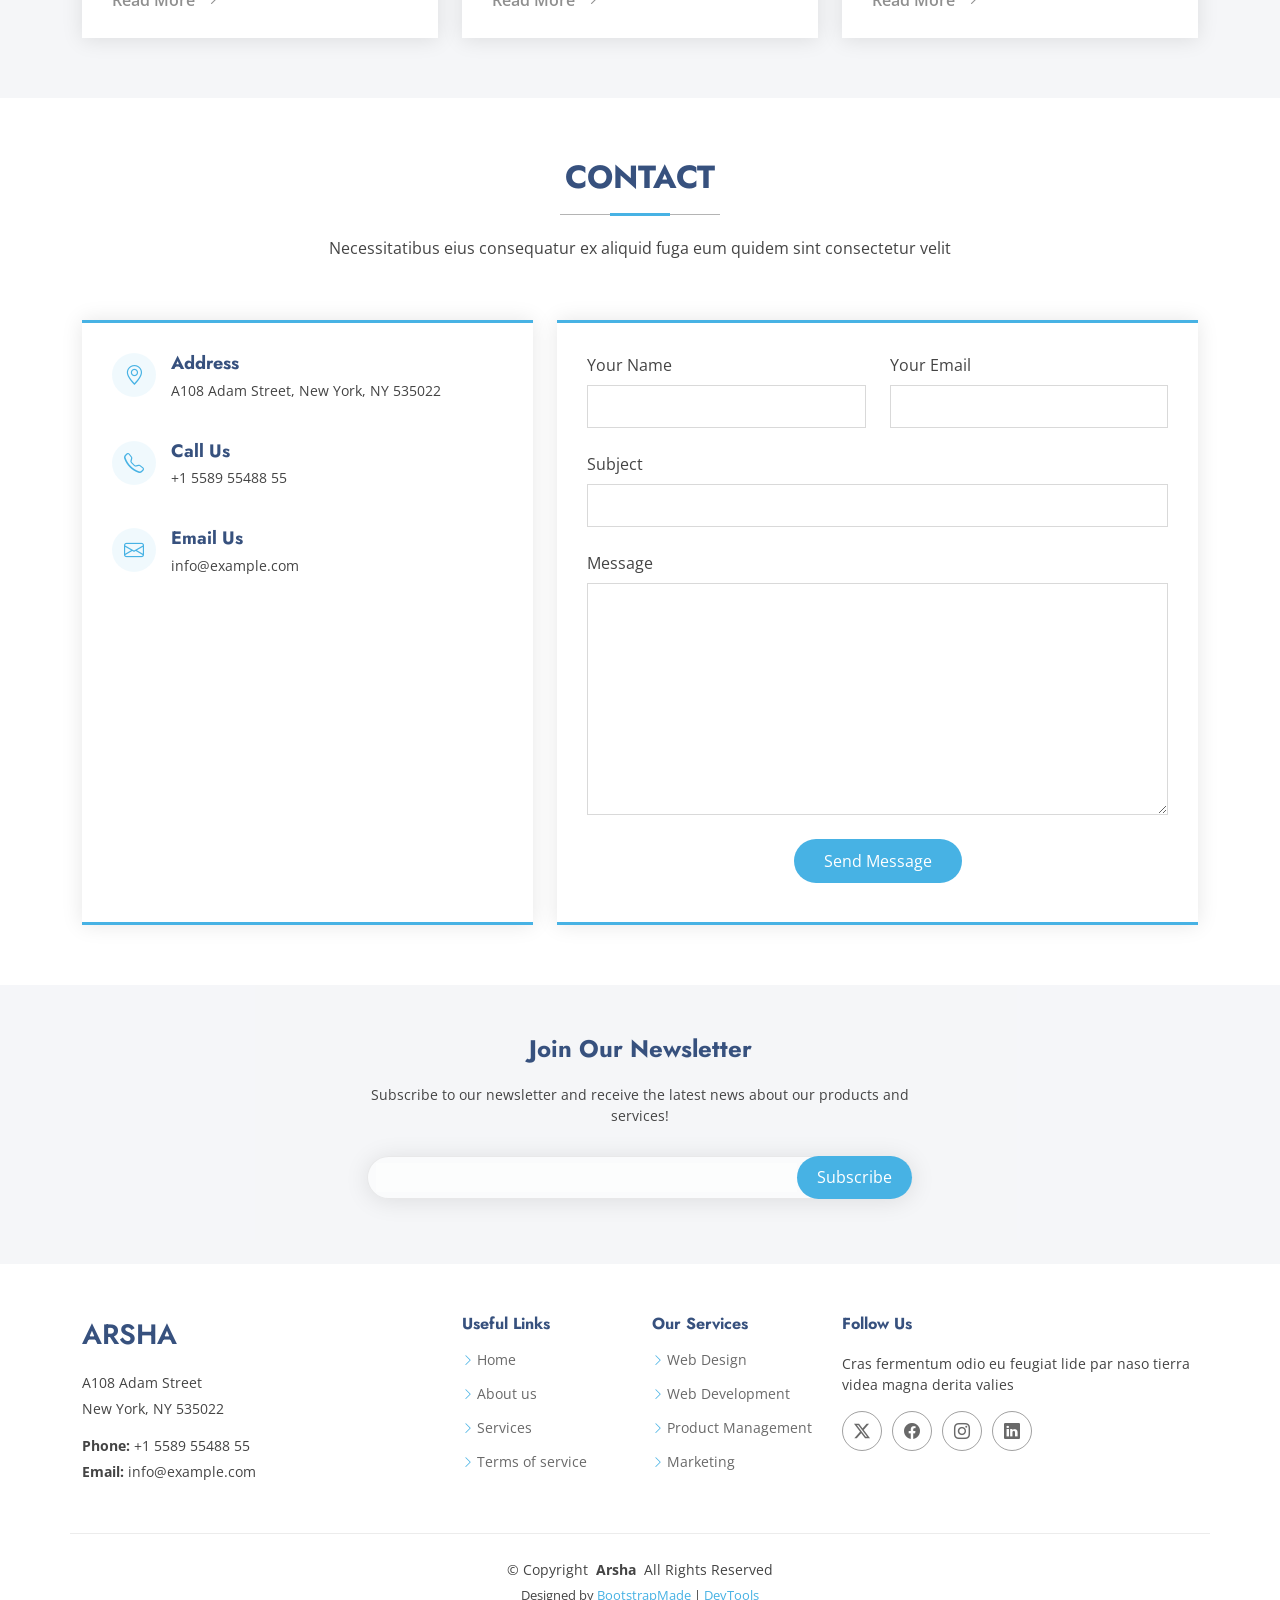
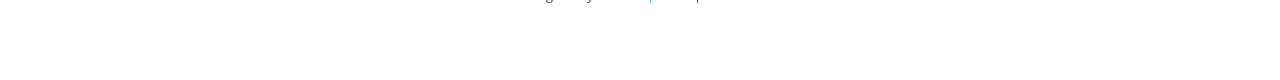
<file: sumber.html>
<!DOCTYPE html>
<html lang="en">

<head>
  <meta charset="utf-8">
  <meta content="width=device-width, initial-scale=1.0" name="viewport">
  <title>Index - Arsha Bootstrap Template</title>
  <meta name="description" content="">
  <meta name="keywords" content="">

  <!-- Favicons -->
  <link href="assets/img/favicon.png" rel="icon">
  <link href="assets/img/apple-touch-icon.png" rel="apple-touch-icon">

  <!-- Fonts -->
  <link href="https://fonts.googleapis.com" rel="preconnect">
  <link href="https://fonts.gstatic.com" rel="preconnect" crossorigin>
  <link href="https://fonts.googleapis.com/css2?family=Open+Sans:ital,wght@0,300;0,400;0,500;0,600;0,700;0,800;1,300;1,400;1,500;1,600;1,700;1,800&family=Poppins:ital,wght@0,100;0,200;0,300;0,400;0,500;0,600;0,700;0,800;0,900;1,100;1,200;1,300;1,400;1,500;1,600;1,700;1,800;1,900&family=Jost:ital,wght@0,100;0,200;0,300;0,400;0,500;0,600;0,700;0,800;0,900;1,100;1,200;1,300;1,400;1,500;1,600;1,700;1,800;1,900&display=swap" rel="stylesheet">

  <!-- Vendor CSS Files -->
  <link href="assets/vendor/bootstrap/css/bootstrap.min.css" rel="stylesheet">
  <link href="assets/vendor/bootstrap-icons/bootstrap-icons.css" rel="stylesheet">
  <link href="assets/vendor/aos/aos.css" rel="stylesheet">
  <link href="assets/vendor/glightbox/css/glightbox.min.css" rel="stylesheet">
  <link href="assets/vendor/swiper/swiper-bundle.min.css" rel="stylesheet">

  <!-- Main CSS File -->
  <link href="assets/css/main.css" rel="stylesheet">

  <!-- =======================================================
  * Template Name: Arsha
  * Template URL: https://bootstrapmade.com/arsha-free-bootstrap-html-template-corporate/
  * Updated: Feb 22 2025 with Bootstrap v5.3.3
  * Author: BootstrapMade.com
  * License: https://bootstrapmade.com/license/
  ======================================================== -->
</head>

<body class="index-page">

  <header id="header" class="header d-flex align-items-center fixed-top">
    <div class="container-fluid container-xl position-relative d-flex align-items-center">

      <a href="index.html" class="logo d-flex align-items-center me-auto">
        <!-- Uncomment the line below if you also wish to use an image logo -->
        <!-- <img src="assets/img/logo.webp" alt=""> -->
        <h1 class="sitename">Arsha</h1>
      </a>

      <nav id="navmenu" class="navmenu">
        <ul>
          <li><a href="#hero" class="active">Home</a></li>
          <li><a href="#about">About</a></li>
          <li><a href="#services">Services</a></li>
          <li><a href="#portfolio">Portfolio</a></li>
          <li><a href="#team">Team</a></li>
          <li><a href="#pricing">Pricing</a></li>
          <li><a href="blog.html">Blog</a></li>
          <li class="dropdown"><a href="#"><span>Dropdown</span> <i class="bi bi-chevron-down toggle-dropdown"></i></a>
            <ul>
              <li><a href="#">Dropdown 1</a></li>
              <li class="dropdown"><a href="#"><span>Deep Dropdown</span> <i class="bi bi-chevron-down toggle-dropdown"></i></a>
                <ul>
                  <li><a href="#">Deep Dropdown 1</a></li>
                  <li><a href="#">Deep Dropdown 2</a></li>
                  <li><a href="#">Deep Dropdown 3</a></li>
                  <li><a href="#">Deep Dropdown 4</a></li>
                  <li><a href="#">Deep Dropdown 5</a></li>
                </ul>
              </li>
              <li><a href="#">Dropdown 2</a></li>
              <li><a href="#">Dropdown 3</a></li>
              <li><a href="#">Dropdown 4</a></li>
            </ul>
          </li>
          <li><a href="#contact">Contact</a></li>
        </ul>
        <i class="mobile-nav-toggle d-xl-none bi bi-list"></i>
      </nav>

      <a class="btn-getstarted" href="#about">Get Started</a>

    </div>
  </header>

  <main class="main">

    <!-- Hero Section -->
    <section id="hero" class="hero section dark-background">

      <div class="container">
        <div class="row gy-4">
          <div class="col-lg-6 order-2 order-lg-1 d-flex flex-column justify-content-center" data-aos="zoom-out">
            <h1>AMUSE</h1>
            <p>A Good Vibe, Amuse You</p>
            <div class="d-flex">
              <a href="#about" class="btn-get-started">Get Started</a>
              <a href="https://www.youtube.com/watch?v=Y7f98aduVJ8" class="glightbox btn-watch-video d-flex align-items-center"><i class="bi bi-play-circle"></i><span>Watch Video</span></a>
            </div>
          </div>
          <div class="col-lg-6 order-1 order-lg-2 hero-img" data-aos="zoom-out" data-aos-delay="200">
            <img src="assets/img/hero-img.png" class="img-fluid animated" alt="">
          </div>
        </div>
      </div>

    </section><!-- /Hero Section -->

    <!-- Clients Section -->
    <section id="clients" class="clients section light-background">

      <div class="container" data-aos="zoom-in">

        <div class="swiper init-swiper">
          <script type="application/json" class="swiper-config">
            {
              "loop": true,
              "speed": 600,
              "autoplay": {
                "delay": 5000
              },
              "slidesPerView": "auto",
              "pagination": {
                "el": ".swiper-pagination",
                "type": "bullets",
                "clickable": true
              },
              "breakpoints": {
                "320": {
                  "slidesPerView": 2,
                  "spaceBetween": 40
                },
                "480": {
                  "slidesPerView": 3,
                  "spaceBetween": 60
                },
                "640": {
                  "slidesPerView": 4,
                  "spaceBetween": 80
                },
                "992": {
                  "slidesPerView": 5,
                  "spaceBetween": 120
                },
                "1200": {
                  "slidesPerView": 6,
                  "spaceBetween": 120
                }
              }
            }
          </script>
          <div class="swiper-wrapper align-items-center">
            <div class="swiper-slide"><img src="assets/img/clients/clients-1.webp" class="img-fluid" alt=""></div>
            <div class="swiper-slide"><img src="assets/img/clients/clients-2.webp" class="img-fluid" alt=""></div>
            <div class="swiper-slide"><img src="assets/img/clients/clients-3.webp" class="img-fluid" alt=""></div>
            <div class="swiper-slide"><img src="assets/img/clients/clients-4.webp" class="img-fluid" alt=""></div>
            <div class="swiper-slide"><img src="assets/img/clients/clients-5.webp" class="img-fluid" alt=""></div>
            <div class="swiper-slide"><img src="assets/img/clients/clients-6.webp" class="img-fluid" alt=""></div>
            <div class="swiper-slide"><img src="assets/img/clients/clients-7.webp" class="img-fluid" alt=""></div>
            <div class="swiper-slide"><img src="assets/img/clients/clients-8.webp" class="img-fluid" alt=""></div>
          </div>
        </div>

      </div>

    </section><!-- /Clients Section -->

    <!-- About Section -->
    <section id="about" class="about section">

      <!-- Section Title -->
      <div class="container section-title" data-aos="fade-up">
        <h2>About Us</h2>
      </div><!-- End Section Title -->

      <div class="container">

        <div class="row gy-4">

          <div class="col-lg-6 content" data-aos="fade-up" data-aos-delay="100">
            <p>
              Lorem ipsum dolor sit amet, consectetur adipiscing elit, sed do eiusmod tempor incididunt ut labore et dolore
              magna aliqua.
            </p>
            <ul>
              <li><i class="bi bi-check2-circle"></i> <span>Ullamco laboris nisi ut aliquip ex ea commodo consequat.</span></li>
              <li><i class="bi bi-check2-circle"></i> <span>Duis aute irure dolor in reprehenderit in voluptate velit.</span></li>
              <li><i class="bi bi-check2-circle"></i> <span>Ullamco laboris nisi ut aliquip ex ea commodo</span></li>
            </ul>
          </div>

          <div class="col-lg-6" data-aos="fade-up" data-aos-delay="200">
            <p>Ullamco laboris nisi ut aliquip ex ea commodo consequat. Duis aute irure dolor in reprehenderit in voluptate velit esse cillum dolore eu fugiat nulla pariatur. Excepteur sint occaecat cupidatat non proident, sunt in culpa qui officia deserunt mollit anim id est laborum. </p>
            <a href="#" class="read-more"><span>Read More</span><i class="bi bi-arrow-right"></i></a>
          </div>

        </div>

      </div>

    </section><!-- /About Section -->

    <!-- Why Us Section -->
    <section id="why-us" class="section why-us light-background" data-builder="section">

      <div class="container-fluid">

        <div class="row gy-4">

          <div class="col-lg-7 d-flex flex-column justify-content-center order-2 order-lg-1">

            <div class="content px-xl-5" data-aos="fade-up" data-aos-delay="100">
              <h3><span>Eum ipsam laborum deleniti </span><strong>velit pariatur architecto aut nihil</strong></h3>
              <p>
                Lorem ipsum dolor sit amet, consectetur adipiscing elit, sed do eiusmod tempor incididunt ut labore et dolore magna aliqua. Duis aute irure dolor in reprehenderit
              </p>
            </div>

            <div class="faq-container px-xl-5" data-aos="fade-up" data-aos-delay="200">

              <div class="faq-item faq-active">

                <h3><span>01</span> Non consectetur a erat nam at lectus urna duis?</h3>
                <div class="faq-content">
                  <p>Feugiat pretium nibh ipsum consequat. Tempus iaculis urna id volutpat lacus laoreet non curabitur gravida. Venenatis lectus magna fringilla urna porttitor rhoncus dolor purus non.</p>
                </div>
                <i class="faq-toggle bi bi-chevron-right"></i>
              </div><!-- End Faq item-->

              <div class="faq-item">
                <h3><span>02</span> Feugiat scelerisque varius morbi enim nunc faucibus a pellentesque?</h3>
                <div class="faq-content">
                  <p>Dolor sit amet consectetur adipiscing elit pellentesque habitant morbi. Id interdum velit laoreet id donec ultrices. Fringilla phasellus faucibus scelerisque eleifend donec pretium. Est pellentesque elit ullamcorper dignissim. Mauris ultrices eros in cursus turpis massa tincidunt dui.</p>
                </div>
                <i class="faq-toggle bi bi-chevron-right"></i>
              </div><!-- End Faq item-->

              <div class="faq-item">
                <h3><span>03</span> Dolor sit amet consectetur adipiscing elit pellentesque?</h3>
                <div class="faq-content">
                  <p>Eleifend mi in nulla posuere sollicitudin aliquam ultrices sagittis orci. Faucibus pulvinar elementum integer enim. Sem nulla pharetra diam sit amet nisl suscipit. Rutrum tellus pellentesque eu tincidunt. Lectus urna duis convallis convallis tellus. Urna molestie at elementum eu facilisis sed odio morbi quis</p>
                </div>
                <i class="faq-toggle bi bi-chevron-right"></i>
              </div><!-- End Faq item-->

            </div>

          </div>

          <div class="col-lg-5 order-1 order-lg-2 why-us-img">
            <img src="assets/img/why-us.png" class="img-fluid" alt="" data-aos="zoom-in" data-aos-delay="100">
          </div>
        </div>

      </div>

    </section><!-- /Why Us Section -->

    <!-- Skills Section -->
    <section id="skills" class="skills section">

      <div class="container" data-aos="fade-up" data-aos-delay="100">

        <div class="row">

          <div class="col-lg-6 d-flex align-items-center">
            <img src="assets/img/illustration/illustration-10.webp" class="img-fluid" alt="">
          </div>

          <div class="col-lg-6 pt-4 pt-lg-0 content">

            <h3>Voluptatem dignissimos provident quasi corporis voluptas</h3>
            <p class="fst-italic">
              Lorem ipsum dolor sit amet, consectetur adipiscing elit, sed do eiusmod tempor incididunt ut labore et dolore magna aliqua.
            </p>

            <div class="skills-content skills-animation">

              <div class="progress">
                <span class="skill"><span>HTML</span> <i class="val">100%</i></span>
                <div class="progress-bar-wrap">
                  <div class="progress-bar" role="progressbar" aria-valuenow="100" aria-valuemin="0" aria-valuemax="100"></div>
                </div>
              </div><!-- End Skills Item -->

              <div class="progress">
                <span class="skill"><span>CSS</span> <i class="val">90%</i></span>
                <div class="progress-bar-wrap">
                  <div class="progress-bar" role="progressbar" aria-valuenow="90" aria-valuemin="0" aria-valuemax="100"></div>
                </div>
              </div><!-- End Skills Item -->

              <div class="progress">
                <span class="skill"><span>JavaScript</span> <i class="val">75%</i></span>
                <div class="progress-bar-wrap">
                  <div class="progress-bar" role="progressbar" aria-valuenow="75" aria-valuemin="0" aria-valuemax="100"></div>
                </div>
              </div><!-- End Skills Item -->

              <div class="progress">
                <span class="skill"><span>Photoshop</span> <i class="val">55%</i></span>
                <div class="progress-bar-wrap">
                  <div class="progress-bar" role="progressbar" aria-valuenow="55" aria-valuemin="0" aria-valuemax="100"></div>
                </div>
              </div><!-- End Skills Item -->

            </div>

          </div>
        </div>

      </div>

    </section><!-- /Skills Section -->

    <!-- Services Section -->
    <section id="services" class="services section light-background">

      <!-- Section Title -->
      <div class="container section-title" data-aos="fade-up">
        <h2>Services</h2>
        <p>Necessitatibus eius consequatur ex aliquid fuga eum quidem sint consectetur velit</p>
      </div><!-- End Section Title -->

      <div class="container">

        <div class="row gy-4">

          <div class="col-xl-3 col-md-6 d-flex" data-aos="fade-up" data-aos-delay="100">
            <div class="service-item position-relative">
              <div class="icon"><i class="bi bi-activity icon"></i></div>
              <h4><a href="" class="stretched-link">Lorem Ipsum</a></h4>
              <p>Voluptatum deleniti atque corrupti quos dolores et quas molestias excepturi</p>
            </div>
          </div><!-- End Service Item -->

          <div class="col-xl-3 col-md-6 d-flex" data-aos="fade-up" data-aos-delay="200">
            <div class="service-item position-relative">
              <div class="icon"><i class="bi bi-bounding-box-circles icon"></i></div>
              <h4><a href="" class="stretched-link">Sed ut perspici</a></h4>
              <p>Duis aute irure dolor in reprehenderit in voluptate velit esse cillum dolore</p>
            </div>
          </div><!-- End Service Item -->

          <div class="col-xl-3 col-md-6 d-flex" data-aos="fade-up" data-aos-delay="300">
            <div class="service-item position-relative">
              <div class="icon"><i class="bi bi-calendar4-week icon"></i></div>
              <h4><a href="" class="stretched-link">Magni Dolores</a></h4>
              <p>Excepteur sint occaecat cupidatat non proident, sunt in culpa qui officia</p>
            </div>
          </div><!-- End Service Item -->

          <div class="col-xl-3 col-md-6 d-flex" data-aos="fade-up" data-aos-delay="400">
            <div class="service-item position-relative">
              <div class="icon"><i class="bi bi-broadcast icon"></i></div>
              <h4><a href="" class="stretched-link">Nemo Enim</a></h4>
              <p>At vero eos et accusamus et iusto odio dignissimos ducimus qui blanditiis</p>
            </div>
          </div><!-- End Service Item -->

        </div>

      </div>

    </section><!-- /Services Section -->

    <!-- Work Process Section -->
    <section id="work-process" class="work-process section">

      <!-- Section Title -->
      <div class="container section-title" data-aos="fade-up">
        <h2>Work Process</h2>
        <p>Necessitatibus eius consequatur ex aliquid fuga eum quidem sint consectetur velit</p>
      </div><!-- End Section Title -->

      <div class="container" data-aos="fade-up" data-aos-delay="100">

        <div class="row gy-5">

          <div class="col-lg-4" data-aos="fade-up" data-aos-delay="200">
            <div class="steps-item">
              <div class="steps-image">
                <img src="assets/img/steps/steps-1.webp" alt="Step 1" class="img-fluid" loading="lazy">
              </div>
              <div class="steps-content">
                <div class="steps-number">01</div>
                <h3>Research &amp; Analysis</h3>
                <p>Nemo enim ipsam voluptatem quia voluptas sit aspernatur aut odit aut fugit, sed quia consequuntur magni dolores eos qui ratione.</p>
                <div class="steps-features">
                  <div class="feature-item">
                    <i class="bi bi-check-circle"></i>
                    <span>Market Research</span>
                  </div>
                  <div class="feature-item">
                    <i class="bi bi-check-circle"></i>
                    <span>Data Analysis</span>
                  </div>
                  <div class="feature-item">
                    <i class="bi bi-check-circle"></i>
                    <span>User Feedback</span>
                  </div>
                </div>
              </div>
            </div><!-- End Steps Item -->
          </div>

          <div class="col-lg-4" data-aos="fade-up" data-aos-delay="300">
            <div class="steps-item">
              <div class="steps-image">
                <img src="assets/img/steps/steps-2.webp" alt="Step 2" class="img-fluid" loading="lazy">
              </div>
              <div class="steps-content">
                <div class="steps-number">02</div>
                <h3>Design &amp; Planning</h3>
                <p>Ut enim ad minima veniam, quis nostrum exercitationem ullam corporis suscipit laboriosam, nisi ut aliquid ex ea commodi consequatur.</p>
                <div class="steps-features">
                  <div class="feature-item">
                    <i class="bi bi-check-circle"></i>
                    <span>Wireframing</span>
                  </div>
                  <div class="feature-item">
                    <i class="bi bi-check-circle"></i>
                    <span>UI/UX Design</span>
                  </div>
                  <div class="feature-item">
                    <i class="bi bi-check-circle"></i>
                    <span>Prototyping</span>
                  </div>
                </div>
              </div>
            </div><!-- End Steps Item -->
          </div>

          <div class="col-lg-4" data-aos="fade-up" data-aos-delay="400">
            <div class="steps-item">
              <div class="steps-image">
                <img src="assets/img/steps/steps-3.webp" alt="Step 3" class="img-fluid" loading="lazy">
              </div>
              <div class="steps-content">
                <div class="steps-number">03</div>
                <h3>Development &amp; Launch</h3>
                <p>Et harum quidem rerum facilis est et expedita distinctio. Nam libero tempore, cum soluta nobis est eligendi optio cumque nihil.</p>
                <div class="steps-features">
                  <div class="feature-item">
                    <i class="bi bi-check-circle"></i>
                    <span>Development</span>
                  </div>
                  <div class="feature-item">
                    <i class="bi bi-check-circle"></i>
                    <span>Testing</span>
                  </div>
                  <div class="feature-item">
                    <i class="bi bi-check-circle"></i>
                    <span>Deployment</span>
                  </div>
                </div>
              </div>
            </div><!-- End Steps Item -->
          </div>

        </div>

      </div>

    </section><!-- /Work Process Section -->

    <!-- Call To Action Section -->
    <section id="call-to-action" class="call-to-action section dark-background">

      <img src="assets/img/bg/bg-8.webp" alt="">

      <div class="container">

        <div class="row" data-aos="zoom-in" data-aos-delay="100">
          <div class="col-xl-9 text-center text-xl-start">
            <h3>Call To Action</h3>
            <p>Duis aute irure dolor in reprehenderit in voluptate velit esse cillum dolore eu fugiat nulla pariatur. Excepteur sint occaecat cupidatat non proident, sunt in culpa qui officia deserunt mollit anim id est laborum.</p>
          </div>
          <div class="col-xl-3 cta-btn-container text-center">
            <a class="cta-btn align-middle" href="#">Call To Action</a>
          </div>
        </div>

      </div>

    </section><!-- /Call To Action Section -->

    <!-- Portfolio Section -->
    <section id="portfolio" class="portfolio section">

      <!-- Section Title -->
      <div class="container section-title" data-aos="fade-up">
        <h2>Portfolio</h2>
        <p>Necessitatibus eius consequatur ex aliquid fuga eum quidem sint consectetur velit</p>
      </div><!-- End Section Title -->

      <div class="container">

        <div class="isotope-layout" data-default-filter="*" data-layout="masonry" data-sort="original-order">

          <ul class="portfolio-filters isotope-filters" data-aos="fade-up" data-aos-delay="100">
            <li data-filter="*" class="filter-active">All</li>
            <li data-filter=".filter-app">App</li>
            <li data-filter=".filter-product">Card</li>
            <li data-filter=".filter-branding">Web</li>
          </ul><!-- End Portfolio Filters -->

          <div class="row gy-4 isotope-container" data-aos="fade-up" data-aos-delay="200">

            <div class="col-lg-4 col-md-6 portfolio-item isotope-item filter-app">
              <img src="assets/img/portfolio/portfolio-portrait-1.webp" class="img-fluid" alt="">
              <div class="portfolio-info">
                <h4>App 1</h4>
                <p>Lorem ipsum, dolor sit</p>
                <a href="assets/img/portfolio/portfolio-portrait-1.webp" title="App 1" data-gallery="portfolio-gallery-app" class="glightbox preview-link"><i class="bi bi-zoom-in"></i></a>
                <a href="portfolio-details.html" title="More Details" class="details-link"><i class="bi bi-link-45deg"></i></a>
              </div>
            </div><!-- End Portfolio Item -->

            <div class="col-lg-4 col-md-6 portfolio-item isotope-item filter-product">
              <img src="assets/img/portfolio/portfolio-1.webp" class="img-fluid" alt="">
              <div class="portfolio-info">
                <h4>Product 1</h4>
                <p>Lorem ipsum, dolor sit</p>
                <a href="assets/img/portfolio/portfolio-1.webp" title="Product 1" data-gallery="portfolio-gallery-product" class="glightbox preview-link"><i class="bi bi-zoom-in"></i></a>
                <a href="portfolio-details.html" title="More Details" class="details-link"><i class="bi bi-link-45deg"></i></a>
              </div>
            </div><!-- End Portfolio Item -->

            <div class="col-lg-4 col-md-6 portfolio-item isotope-item filter-branding">
              <img src="assets/img/portfolio/portfolio-3.webp" class="img-fluid" alt="">
              <div class="portfolio-info">
                <h4>Branding 1</h4>
                <p>Lorem ipsum, dolor sit</p>
                <a href="assets/img/portfolio/portfolio-3.webp" title="Branding 1" data-gallery="portfolio-gallery-branding" class="glightbox preview-link"><i class="bi bi-zoom-in"></i></a>
                <a href="portfolio-details.html" title="More Details" class="details-link"><i class="bi bi-link-45deg"></i></a>
              </div>
            </div><!-- End Portfolio Item -->

            <div class="col-lg-4 col-md-6 portfolio-item isotope-item filter-app">
              <img src="assets/img/portfolio/portfolio-4.webp" class="img-fluid" alt="">
              <div class="portfolio-info">
                <h4>App 2</h4>
                <p>Lorem ipsum, dolor sit</p>
                <a href="assets/img/portfolio/portfolio-4.webp" title="App 2" data-gallery="portfolio-gallery-app" class="glightbox preview-link"><i class="bi bi-zoom-in"></i></a>
                <a href="portfolio-details.html" title="More Details" class="details-link"><i class="bi bi-link-45deg"></i></a>
              </div>
            </div><!-- End Portfolio Item -->

            <div class="col-lg-4 col-md-6 portfolio-item isotope-item filter-product">
              <img src="assets/img/portfolio/portfolio-portrait-2.webp" class="img-fluid" alt="">
              <div class="portfolio-info">
                <h4>Product 2</h4>
                <p>Lorem ipsum, dolor sit</p>
                <a href="assets/img/portfolio/portfolio-portrait-2.webp" title="Product 2" data-gallery="portfolio-gallery-product" class="glightbox preview-link"><i class="bi bi-zoom-in"></i></a>
                <a href="portfolio-details.html" title="More Details" class="details-link"><i class="bi bi-link-45deg"></i></a>
              </div>
            </div><!-- End Portfolio Item -->

            <div class="col-lg-4 col-md-6 portfolio-item isotope-item filter-branding">
              <img src="assets/img/portfolio/portfolio-portrait-3.webp" class="img-fluid" alt="">
              <div class="portfolio-info">
                <h4>Branding 2</h4>
                <p>Lorem ipsum, dolor sit</p>
                <a href="assets/img/portfolio/portfolio-portrait-3.webp" title="Branding 2" data-gallery="portfolio-gallery-branding" class="glightbox preview-link"><i class="bi bi-zoom-in"></i></a>
                <a href="portfolio-details.html" title="More Details" class="details-link"><i class="bi bi-link-45deg"></i></a>
              </div>
            </div><!-- End Portfolio Item -->

            <div class="col-lg-4 col-md-6 portfolio-item isotope-item filter-app">
              <img src="assets/img/portfolio/portfolio-7.webp" class="img-fluid" alt="">
              <div class="portfolio-info">
                <h4>App 3</h4>
                <p>Lorem ipsum, dolor sit</p>
                <a href="assets/img/portfolio/portfolio-7.webp" title="App 3" data-gallery="portfolio-gallery-app" class="glightbox preview-link"><i class="bi bi-zoom-in"></i></a>
                <a href="portfolio-details.html" title="More Details" class="details-link"><i class="bi bi-link-45deg"></i></a>
              </div>
            </div><!-- End Portfolio Item -->

            <div class="col-lg-4 col-md-6 portfolio-item isotope-item filter-product">
              <img src="assets/img/portfolio/portfolio-8.webp" class="img-fluid" alt="">
              <div class="portfolio-info">
                <h4>Product 3</h4>
                <p>Lorem ipsum, dolor sit</p>
                <a href="assets/img/portfolio/portfolio-8.webp" title="Product 3" data-gallery="portfolio-gallery-product" class="glightbox preview-link"><i class="bi bi-zoom-in"></i></a>
                <a href="portfolio-details.html" title="More Details" class="details-link"><i class="bi bi-link-45deg"></i></a>
              </div>
            </div><!-- End Portfolio Item -->

            <div class="col-lg-4 col-md-6 portfolio-item isotope-item filter-branding">
              <img src="assets/img/portfolio/portfolio-9.webp" class="img-fluid" alt="">
              <div class="portfolio-info">
                <h4>Branding 3</h4>
                <p>Lorem ipsum, dolor sit</p>
                <a href="assets/img/portfolio/portfolio-9.webp" title="Branding 2" data-gallery="portfolio-gallery-branding" class="glightbox preview-link"><i class="bi bi-zoom-in"></i></a>
                <a href="portfolio-details.html" title="More Details" class="details-link"><i class="bi bi-link-45deg"></i></a>
              </div>
            </div><!-- End Portfolio Item -->

          </div><!-- End Portfolio Container -->

        </div>

      </div>

    </section><!-- /Portfolio Section -->

    <!-- Team Section -->
    <section id="team" class="team section">

      <!-- Section Title -->
      <div class="container section-title" data-aos="fade-up">
        <h2>Team</h2>
        <p>Necessitatibus eius consequatur ex aliquid fuga eum quidem sint consectetur velit</p>
      </div><!-- End Section Title -->

      <div class="container">

        <div class="row gy-4">

          <div class="col-lg-6" data-aos="fade-up" data-aos-delay="100">
            <div class="team-member d-flex align-items-start">
              <div class="pic"><img src="assets/img/person/person-m-7.webp" class="img-fluid" alt=""></div>
              <div class="member-info">
                <h4>Walter White</h4>
                <span>Chief Executive Officer</span>
                <p>Explicabo voluptatem mollitia et repellat qui dolorum quasi</p>
                <div class="social">
                  <a href=""><i class="bi bi-twitter-x"></i></a>
                  <a href=""><i class="bi bi-facebook"></i></a>
                  <a href=""><i class="bi bi-instagram"></i></a>
                  <a href=""> <i class="bi bi-linkedin"></i> </a>
                </div>
              </div>
            </div>
          </div><!-- End Team Member -->

          <div class="col-lg-6" data-aos="fade-up" data-aos-delay="200">
            <div class="team-member d-flex align-items-start">
              <div class="pic"><img src="assets/img/person/person-f-8.webp" class="img-fluid" alt=""></div>
              <div class="member-info">
                <h4>Sarah Jhonson</h4>
                <span>Product Manager</span>
                <p>Aut maiores voluptates amet et quis praesentium qui senda para</p>
                <div class="social">
                  <a href=""><i class="bi bi-twitter-x"></i></a>
                  <a href=""><i class="bi bi-facebook"></i></a>
                  <a href=""><i class="bi bi-instagram"></i></a>
                  <a href=""> <i class="bi bi-linkedin"></i> </a>
                </div>
              </div>
            </div>
          </div><!-- End Team Member -->

          <div class="col-lg-6" data-aos="fade-up" data-aos-delay="300">
            <div class="team-member d-flex align-items-start">
              <div class="pic"><img src="assets/img/person/person-m-6.webp" class="img-fluid" alt=""></div>
              <div class="member-info">
                <h4>William Anderson</h4>
                <span>CTO</span>
                <p>Quisquam facilis cum velit laborum corrupti fuga rerum quia</p>
                <div class="social">
                  <a href=""><i class="bi bi-twitter-x"></i></a>
                  <a href=""><i class="bi bi-facebook"></i></a>
                  <a href=""><i class="bi bi-instagram"></i></a>
                  <a href=""> <i class="bi bi-linkedin"></i> </a>
                </div>
              </div>
            </div>
          </div><!-- End Team Member -->

          <div class="col-lg-6" data-aos="fade-up" data-aos-delay="400">
            <div class="team-member d-flex align-items-start">
              <div class="pic"><img src="assets/img/person/person-f-4.webp" class="img-fluid" alt=""></div>
              <div class="member-info">
                <h4>Amanda Jepson</h4>
                <span>Accountant</span>
                <p>Dolorum tempora officiis odit laborum officiis et et accusamus</p>
                <div class="social">
                  <a href=""><i class="bi bi-twitter-x"></i></a>
                  <a href=""><i class="bi bi-facebook"></i></a>
                  <a href=""><i class="bi bi-instagram"></i></a>
                  <a href=""> <i class="bi bi-linkedin"></i> </a>
                </div>
              </div>
            </div>
          </div><!-- End Team Member -->

        </div>

      </div>

    </section><!-- /Team Section -->

    <!-- Pricing Section -->
    <section id="pricing" class="pricing section light-background">

      <!-- Section Title -->
      <div class="container section-title" data-aos="fade-up">
        <h2>Pricing</h2>
        <p>Necessitatibus eius consequatur ex aliquid fuga eum quidem sint consectetur velit</p>
      </div><!-- End Section Title -->

      <div class="container">

        <div class="row gy-4">

          <div class="col-lg-4" data-aos="zoom-in" data-aos-delay="100">
            <div class="pricing-item">
              <h3>Free Plan</h3>
              <h4><sup>$</sup>0<span> / month</span></h4>
              <ul>
                <li><i class="bi bi-check"></i> <span>Quam adipiscing vitae proin</span></li>
                <li><i class="bi bi-check"></i> <span>Nec feugiat nisl pretium</span></li>
                <li><i class="bi bi-check"></i> <span>Nulla at volutpat diam uteera</span></li>
                <li class="na"><i class="bi bi-x"></i> <span>Pharetra massa massa ultricies</span></li>
                <li class="na"><i class="bi bi-x"></i> <span>Massa ultricies mi quis hendrerit</span></li>
              </ul>
              <a href="#" class="buy-btn">Buy Now</a>
            </div>
          </div><!-- End Pricing Item -->

          <div class="col-lg-4" data-aos="zoom-in" data-aos-delay="200">
            <div class="pricing-item featured">
              <h3>Business Plan</h3>
              <h4><sup>$</sup>29<span> / month</span></h4>
              <ul>
                <li><i class="bi bi-check"></i> <span>Quam adipiscing vitae proin</span></li>
                <li><i class="bi bi-check"></i> <span>Nec feugiat nisl pretium</span></li>
                <li><i class="bi bi-check"></i> <span>Nulla at volutpat diam uteera</span></li>
                <li><i class="bi bi-check"></i> <span>Pharetra massa massa ultricies</span></li>
                <li><i class="bi bi-check"></i> <span>Massa ultricies mi quis hendrerit</span></li>
              </ul>
              <a href="#" class="buy-btn">Buy Now</a>
            </div>
          </div><!-- End Pricing Item -->

          <div class="col-lg-4" data-aos="zoom-in" data-aos-delay="300">
            <div class="pricing-item">
              <h3>Developer Plan</h3>
              <h4><sup>$</sup>49<span> / month</span></h4>
              <ul>
                <li><i class="bi bi-check"></i> <span>Quam adipiscing vitae proin</span></li>
                <li><i class="bi bi-check"></i> <span>Nec feugiat nisl pretium</span></li>
                <li><i class="bi bi-check"></i> <span>Nulla at volutpat diam uteera</span></li>
                <li><i class="bi bi-check"></i> <span>Pharetra massa massa ultricies</span></li>
                <li><i class="bi bi-check"></i> <span>Massa ultricies mi quis hendrerit</span></li>
              </ul>
              <a href="#" class="buy-btn">Buy Now</a>
            </div>
          </div><!-- End Pricing Item -->

        </div>

      </div>

    </section><!-- /Pricing Section -->

    <!-- Testimonials Section -->
    <section id="testimonials" class="testimonials section">

      <!-- Section Title -->
      <div class="container section-title" data-aos="fade-up">
        <h2>Testimonials</h2>
        <p>Necessitatibus eius consequatur ex aliquid fuga eum quidem sint consectetur velit</p>
      </div><!-- End Section Title -->

      <div class="container" data-aos="fade-up" data-aos-delay="100">

        <div class="swiper init-swiper">
          <script type="application/json" class="swiper-config">
            {
              "loop": true,
              "speed": 600,
              "autoplay": {
                "delay": 5000
              },
              "slidesPerView": "auto",
              "pagination": {
                "el": ".swiper-pagination",
                "type": "bullets",
                "clickable": true
              }
            }
          </script>
          <div class="swiper-wrapper">

            <div class="swiper-slide">
              <div class="testimonial-item">
                <img src="assets/img/person/person-m-9.webp" class="testimonial-img" alt="">
                <h3>Saul Goodman</h3>
                <h4>Ceo &amp; Founder</h4>
                <div class="stars">
                  <i class="bi bi-star-fill"></i><i class="bi bi-star-fill"></i><i class="bi bi-star-fill"></i><i class="bi bi-star-fill"></i><i class="bi bi-star-fill"></i>
                </div>
                <p>
                  <i class="bi bi-quote quote-icon-left"></i>
                  <span>Proin iaculis purus consequat sem cure digni ssim donec porttitora entum suscipit rhoncus. Accusantium quam, ultricies eget id, aliquam eget nibh et. Maecen aliquam, risus at semper.</span>
                  <i class="bi bi-quote quote-icon-right"></i>
                </p>
              </div>
            </div><!-- End testimonial item -->

            <div class="swiper-slide">
              <div class="testimonial-item">
                <img src="assets/img/person/person-f-5.webp" class="testimonial-img" alt="">
                <h3>Sara Wilsson</h3>
                <h4>Designer</h4>
                <div class="stars">
                  <i class="bi bi-star-fill"></i><i class="bi bi-star-fill"></i><i class="bi bi-star-fill"></i><i class="bi bi-star-fill"></i><i class="bi bi-star-fill"></i>
                </div>
                <p>
                  <i class="bi bi-quote quote-icon-left"></i>
                  <span>Export tempor illum tamen malis malis eram quae irure esse labore quem cillum quid cillum eram malis quorum velit fore eram velit sunt aliqua noster fugiat irure amet legam anim culpa.</span>
                  <i class="bi bi-quote quote-icon-right"></i>
                </p>
              </div>
            </div><!-- End testimonial item -->

            <div class="swiper-slide">
              <div class="testimonial-item">
                <img src="assets/img/person/person-f-12.webp" class="testimonial-img" alt="">
                <h3>Jena Karlis</h3>
                <h4>Store Owner</h4>
                <div class="stars">
                  <i class="bi bi-star-fill"></i><i class="bi bi-star-fill"></i><i class="bi bi-star-fill"></i><i class="bi bi-star-fill"></i><i class="bi bi-star-fill"></i>
                </div>
                <p>
                  <i class="bi bi-quote quote-icon-left"></i>
                  <span>Enim nisi quem export duis labore cillum quae magna enim sint quorum nulla quem veniam duis minim tempor labore quem eram duis noster aute amet eram fore quis sint minim.</span>
                  <i class="bi bi-quote quote-icon-right"></i>
                </p>
              </div>
            </div><!-- End testimonial item -->

            <div class="swiper-slide">
              <div class="testimonial-item">
                <img src="assets/img/person/person-m-12.webp" class="testimonial-img" alt="">
                <h3>Matt Brandon</h3>
                <h4>Freelancer</h4>
                <div class="stars">
                  <i class="bi bi-star-fill"></i><i class="bi bi-star-fill"></i><i class="bi bi-star-fill"></i><i class="bi bi-star-fill"></i><i class="bi bi-star-fill"></i>
                </div>
                <p>
                  <i class="bi bi-quote quote-icon-left"></i>
                  <span>Fugiat enim eram quae cillum dolore dolor amet nulla culpa multos export minim fugiat minim velit minim dolor enim duis veniam ipsum anim magna sunt elit fore quem dolore labore illum veniam.</span>
                  <i class="bi bi-quote quote-icon-right"></i>
                </p>
              </div>
            </div><!-- End testimonial item -->

            <div class="swiper-slide">
              <div class="testimonial-item">
                <img src="assets/img/person/person-m-13.webp" class="testimonial-img" alt="">
                <h3>John Larson</h3>
                <h4>Entrepreneur</h4>
                <div class="stars">
                  <i class="bi bi-star-fill"></i><i class="bi bi-star-fill"></i><i class="bi bi-star-fill"></i><i class="bi bi-star-fill"></i><i class="bi bi-star-fill"></i>
                </div>
                <p>
                  <i class="bi bi-quote quote-icon-left"></i>
                  <span>Quis quorum aliqua sint quem legam fore sunt eram irure aliqua veniam tempor noster veniam enim culpa labore duis sunt culpa nulla illum cillum fugiat legam esse veniam culpa fore nisi cillum quid.</span>
                  <i class="bi bi-quote quote-icon-right"></i>
                </p>
              </div>
            </div><!-- End testimonial item -->

          </div>
          <div class="swiper-pagination"></div>
        </div>

      </div>

    </section><!-- /Testimonials Section -->

    <!-- Faq 2 Section -->
    <section id="faq-2" class="faq-2 section light-background">

      <!-- Section Title -->
      <div class="container section-title" data-aos="fade-up">
        <h2>Frequently Asked Questions</h2>
        <p>Magnam dolores commodi suscipit. Necessitatibus eius consequatur ex aliquid fuga eum quidem. Sit sint consectetur velit. Quisquam quos quisquam cupiditate. Et nemo qui impedit suscipit alias ea. Quia fugiat sit in iste officiis commodi quidem hic quas.</p>
      </div><!-- End Section Title -->

      <div class="container">

        <div class="row justify-content-center">

          <div class="col-lg-10">

            <div class="faq-container">

              <div class="faq-item faq-active" data-aos="fade-up" data-aos-delay="200">
                <i class="faq-icon bi bi-question-circle"></i>
                <h3>Non consectetur a erat nam at lectus urna duis?</h3>
                <div class="faq-content">
                  <p>Feugiat pretium nibh ipsum consequat. Tempus iaculis urna id volutpat lacus laoreet non curabitur gravida. Venenatis lectus magna fringilla urna porttitor rhoncus dolor purus non.</p>
                </div>
                <i class="faq-toggle bi bi-chevron-right"></i>
              </div><!-- End Faq item-->

              <div class="faq-item" data-aos="fade-up" data-aos-delay="300">
                <i class="faq-icon bi bi-question-circle"></i>
                <h3>Feugiat scelerisque varius morbi enim nunc faucibus a pellentesque?</h3>
                <div class="faq-content">
                  <p>Dolor sit amet consectetur adipiscing elit pellentesque habitant morbi. Id interdum velit laoreet id donec ultrices. Fringilla phasellus faucibus scelerisque eleifend donec pretium. Est pellentesque elit ullamcorper dignissim. Mauris ultrices eros in cursus turpis massa tincidunt dui.</p>
                </div>
                <i class="faq-toggle bi bi-chevron-right"></i>
              </div><!-- End Faq item-->

              <div class="faq-item" data-aos="fade-up" data-aos-delay="400">
                <i class="faq-icon bi bi-question-circle"></i>
                <h3>Dolor sit amet consectetur adipiscing elit pellentesque?</h3>
                <div class="faq-content">
                  <p>Eleifend mi in nulla posuere sollicitudin aliquam ultrices sagittis orci. Faucibus pulvinar elementum integer enim. Sem nulla pharetra diam sit amet nisl suscipit. Rutrum tellus pellentesque eu tincidunt. Lectus urna duis convallis convallis tellus. Urna molestie at elementum eu facilisis sed odio morbi quis</p>
                </div>
                <i class="faq-toggle bi bi-chevron-right"></i>
              </div><!-- End Faq item-->

              <div class="faq-item" data-aos="fade-up" data-aos-delay="500">
                <i class="faq-icon bi bi-question-circle"></i>
                <h3>Ac odio tempor orci dapibus. Aliquam eleifend mi in nulla?</h3>
                <div class="faq-content">
                  <p>Dolor sit amet consectetur adipiscing elit pellentesque habitant morbi. Id interdum velit laoreet id donec ultrices. Fringilla phasellus faucibus scelerisque eleifend donec pretium. Est pellentesque elit ullamcorper dignissim. Mauris ultrices eros in cursus turpis massa tincidunt dui.</p>
                </div>
                <i class="faq-toggle bi bi-chevron-right"></i>
              </div><!-- End Faq item-->

              <div class="faq-item" data-aos="fade-up" data-aos-delay="600">
                <i class="faq-icon bi bi-question-circle"></i>
                <h3>Tempus quam pellentesque nec nam aliquam sem et tortor consequat?</h3>
                <div class="faq-content">
                  <p>Molestie a iaculis at erat pellentesque adipiscing commodo. Dignissim suspendisse in est ante in. Nunc vel risus commodo viverra maecenas accumsan. Sit amet nisl suscipit adipiscing bibendum est. Purus gravida quis blandit turpis cursus in</p>
                </div>
                <i class="faq-toggle bi bi-chevron-right"></i>
              </div><!-- End Faq item-->

            </div>

          </div>

        </div>

      </div>

    </section><!-- /Faq 2 Section -->

    <!-- Subscribe Section -->
    <section id="subscribe" class="subscribe section">
      <div class="container" data-aos="fade-up" data-aos-delay="100">
        <div class="row gy-4 justify-content-between align-items-center">
          <div class="col-lg-6">
            <div class="cta-content" data-aos="fade-up" data-aos-delay="200">
              <h2>Subscribe to our newsletter</h2>
              <p>Proin eget tortor risus. Mauris blandit aliquet elit, eget tincidunt nibh pulvinar a. Curabitur aliquet quam id dui posuere blandit.</p>
              <form action="forms/newsletter.php" method="post" class="php-email-form cta-form" data-aos="fade-up" data-aos-delay="300">
                <div class="input-group mb-3">
                  <input type="email" class="form-control" placeholder="Email address..." aria-label="Email address" aria-describedby="button-subscribe">
                  <button class="btn btn-primary" type="submit" id="button-subscribe">Subscribe</button>
                </div>
                <div class="loading">Loading</div>
                <div class="error-message"></div>
                <div class="sent-message">Your subscription request has been sent. Thank you!</div>
              </form>
            </div>
          </div>
          <div class="col-lg-4">
            <div class="cta-image" data-aos="zoom-out" data-aos-delay="200">
              <img src="assets/img/cta/cta-1.webp" alt="" class="img-fluid">
            </div>
          </div>
        </div>
      </div>
    </section><!-- /Subscribe Section -->

    <!-- Recent Blog Postst Section -->
    <section id="recent-blog-postst" class="recent-blog-postst section light-background">

      <!-- Section Title -->
      <div class="container section-title" data-aos="fade-up">
        <h2>Recent Blog Posts</h2>
        <p>Necessitatibus eius consequatur ex aliquid fuga eum quidem sint consectetur velit</p>
      </div><!-- End Section Title -->

      <div class="container">

        <div class="row gy-5">

          <div class="col-xl-4 col-md-6">
            <div class="post-item position-relative h-100" data-aos="fade-up" data-aos-delay="100">

              <div class="post-img position-relative overflow-hidden">
                <img src="assets/img/blog/blog-post-1.webp" class="img-fluid" alt="">
                <span class="post-date">December 12</span>
              </div>

              <div class="post-content d-flex flex-column">

                <h3 class="post-title">Eum ad dolor et. Autem aut fugiat debitis</h3>

                <div class="meta d-flex align-items-center">
                  <div class="d-flex align-items-center">
                    <i class="bi bi-person"></i> <span class="ps-2">Julia Parker</span>
                  </div>
                  <span class="px-3 text-black-50">/</span>
                  <div class="d-flex align-items-center">
                    <i class="bi bi-folder2"></i> <span class="ps-2">Politics</span>
                  </div>
                </div>

                <hr>

                <a href="blog-details.html" class="readmore stretched-link"><span>Read More</span><i class="bi bi-arrow-right"></i></a>

              </div>

            </div>
          </div><!-- End post item -->

          <div class="col-xl-4 col-md-6">
            <div class="post-item position-relative h-100" data-aos="fade-up" data-aos-delay="200">

              <div class="post-img position-relative overflow-hidden">
                <img src="assets/img/blog/blog-post-2.webp" class="img-fluid" alt="">
                <span class="post-date">July 17</span>
              </div>

              <div class="post-content d-flex flex-column">

                <h3 class="post-title">Et repellendus molestiae qui est sed omnis</h3>

                <div class="meta d-flex align-items-center">
                  <div class="d-flex align-items-center">
                    <i class="bi bi-person"></i> <span class="ps-2">Mario Douglas</span>
                  </div>
                  <span class="px-3 text-black-50">/</span>
                  <div class="d-flex align-items-center">
                    <i class="bi bi-folder2"></i> <span class="ps-2">Sports</span>
                  </div>
                </div>

                <hr>

                <a href="blog-details.html" class="readmore stretched-link"><span>Read More</span><i class="bi bi-arrow-right"></i></a>

              </div>

            </div>
          </div><!-- End post item -->

          <div class="col-xl-4 col-md-6" data-aos="fade-up" data-aos-delay="300">
            <div class="post-item position-relative h-100">

              <div class="post-img position-relative overflow-hidden">
                <img src="assets/img/blog/blog-post-3.webp" class="img-fluid" alt="">
                <span class="post-date">September 05</span>
              </div>

              <div class="post-content d-flex flex-column">

                <h3 class="post-title">Quia assumenda est et veritati tirana ploder</h3>

                <div class="meta d-flex align-items-center">
                  <div class="d-flex align-items-center">
                    <i class="bi bi-person"></i> <span class="ps-2">Lisa Hunter</span>
                  </div>
                  <span class="px-3 text-black-50">/</span>
                  <div class="d-flex align-items-center">
                    <i class="bi bi-folder2"></i> <span class="ps-2">Economics</span>
                  </div>
                </div>

                <hr>

                <a href="blog-details.html" class="readmore stretched-link"><span>Read More</span><i class="bi bi-arrow-right"></i></a>

              </div>

            </div>
          </div><!-- End post item -->

        </div>

      </div>

    </section><!-- /Recent Blog Postst Section -->

    <!-- Contact Section -->
    <section id="contact" class="contact section">

      <!-- Section Title -->
      <div class="container section-title" data-aos="fade-up">
        <h2>Contact</h2>
        <p>Necessitatibus eius consequatur ex aliquid fuga eum quidem sint consectetur velit</p>
      </div><!-- End Section Title -->

      <div class="container" data-aos="fade-up" data-aos-delay="100">

        <div class="row gy-4">

          <div class="col-lg-5">

            <div class="info-wrap">
              <div class="info-item d-flex" data-aos="fade-up" data-aos-delay="200">
                <i class="bi bi-geo-alt flex-shrink-0"></i>
                <div>
                  <h3>Address</h3>
                  <p>A108 Adam Street, New York, NY 535022</p>
                </div>
              </div><!-- End Info Item -->

              <div class="info-item d-flex" data-aos="fade-up" data-aos-delay="300">
                <i class="bi bi-telephone flex-shrink-0"></i>
                <div>
                  <h3>Call Us</h3>
                  <p>+1 5589 55488 55</p>
                </div>
              </div><!-- End Info Item -->

              <div class="info-item d-flex" data-aos="fade-up" data-aos-delay="400">
                <i class="bi bi-envelope flex-shrink-0"></i>
                <div>
                  <h3>Email Us</h3>
                  <p>info@example.com</p>
                </div>
              </div><!-- End Info Item -->

              <iframe src="https://www.google.com/maps/embed?pb=!1m14!1m8!1m3!1d48389.78314118045!2d-74.006138!3d40.710059!3m2!1i1024!2i768!4f13.1!3m3!1m2!1s0x89c25a22a3bda30d%3A0xb89d1fe6bc499443!2sDowntown%20Conference%20Center!5e0!3m2!1sen!2sus!4v1676961268712!5m2!1sen!2sus" frameborder="0" style="border:0; width: 100%; height: 270px;" allowfullscreen="" loading="lazy" referrerpolicy="no-referrer-when-downgrade"></iframe>
            </div>
          </div>

          <div class="col-lg-7">
            <form action="forms/contact.php" method="post" class="php-email-form" data-aos="fade-up" data-aos-delay="200">
              <div class="row gy-4">

                <div class="col-md-6">
                  <label for="name-field" class="pb-2">Your Name</label>
                  <input type="text" name="name" id="name-field" class="form-control" required="">
                </div>

                <div class="col-md-6">
                  <label for="email-field" class="pb-2">Your Email</label>
                  <input type="email" class="form-control" name="email" id="email-field" required="">
                </div>

                <div class="col-md-12">
                  <label for="subject-field" class="pb-2">Subject</label>
                  <input type="text" class="form-control" name="subject" id="subject-field" required="">
                </div>

                <div class="col-md-12">
                  <label for="message-field" class="pb-2">Message</label>
                  <textarea class="form-control" name="message" rows="10" id="message-field" required=""></textarea>
                </div>

                <div class="col-md-12 text-center">
                  <div class="loading">Loading</div>
                  <div class="error-message"></div>
                  <div class="sent-message">Your message has been sent. Thank you!</div>

                  <button type="submit">Send Message</button>
                </div>

              </div>
            </form>
          </div><!-- End Contact Form -->

        </div>

      </div>

    </section><!-- /Contact Section -->

  </main>

  <footer id="footer" class="footer">

    <div class="footer-newsletter">
      <div class="container">
        <div class="row justify-content-center text-center">
          <div class="col-lg-6">
            <h4>Join Our Newsletter</h4>
            <p>Subscribe to our newsletter and receive the latest news about our products and services!</p>
            <form action="forms/newsletter.php" method="post" class="php-email-form">
              <div class="newsletter-form"><input type="email" name="email"><input type="submit" value="Subscribe"></div>
              <div class="loading">Loading</div>
              <div class="error-message"></div>
              <div class="sent-message">Your subscription request has been sent. Thank you!</div>
            </form>
          </div>
        </div>
      </div>
    </div>

    <div class="container footer-top">
      <div class="row gy-4">
        <div class="col-lg-4 col-md-6 footer-about">
          <a href="index.html" class="d-flex align-items-center">
            <span class="sitename">Arsha</span>
          </a>
          <div class="footer-contact pt-3">
            <p>A108 Adam Street</p>
            <p>New York, NY 535022</p>
            <p class="mt-3"><strong>Phone:</strong> <span>+1 5589 55488 55</span></p>
            <p><strong>Email:</strong> <span>info@example.com</span></p>
          </div>
        </div>

        <div class="col-lg-2 col-md-3 footer-links">
          <h4>Useful Links</h4>
          <ul>
            <li><i class="bi bi-chevron-right"></i> <a href="#">Home</a></li>
            <li><i class="bi bi-chevron-right"></i> <a href="#">About us</a></li>
            <li><i class="bi bi-chevron-right"></i> <a href="#">Services</a></li>
            <li><i class="bi bi-chevron-right"></i> <a href="#">Terms of service</a></li>
          </ul>
        </div>

        <div class="col-lg-2 col-md-3 footer-links">
          <h4>Our Services</h4>
          <ul>
            <li><i class="bi bi-chevron-right"></i> <a href="#">Web Design</a></li>
            <li><i class="bi bi-chevron-right"></i> <a href="#">Web Development</a></li>
            <li><i class="bi bi-chevron-right"></i> <a href="#">Product Management</a></li>
            <li><i class="bi bi-chevron-right"></i> <a href="#">Marketing</a></li>
          </ul>
        </div>

        <div class="col-lg-4 col-md-12">
          <h4>Follow Us</h4>
          <p>Cras fermentum odio eu feugiat lide par naso tierra videa magna derita valies</p>
          <div class="social-links d-flex">
            <a href=""><i class="bi bi-twitter-x"></i></a>
            <a href=""><i class="bi bi-facebook"></i></a>
            <a href=""><i class="bi bi-instagram"></i></a>
            <a href=""><i class="bi bi-linkedin"></i></a>
          </div>
        </div>

      </div>
    </div>

    <div class="container copyright text-center mt-4">
      <p>© <span>Copyright</span> <strong class="px-1 sitename">Arsha</strong> <span>All Rights Reserved</span></p>
      <div class="credits">
        <!-- All the links in the footer should remain intact. -->
        <!-- You can delete the links only if you've purchased the pro version. -->
        <!-- Licensing information: https://bootstrapmade.com/license/ -->
        <!-- Purchase the pro version with working PHP/AJAX contact form: [buy-url] -->
        Designed by <a href="https://bootstrapmade.com/">BootstrapMade</a> | <a href="https://bootstrapmade.com/tools/">DevTools</a>
      </div>
    </div>

  </footer>

  <!-- Scroll Top -->
  <a href="#" id="scroll-top" class="scroll-top d-flex align-items-center justify-content-center"><i class="bi bi-arrow-up-short"></i></a>

  <!-- Preloader -->
  <div id="preloader"></div>

  <!-- Vendor JS Files -->
  <script src="assets/vendor/bootstrap/js/bootstrap.bundle.min.js"></script>
  <script src="assets/vendor/php-email-form/validate.js"></script>
  <script src="assets/vendor/aos/aos.js"></script>
  <script src="assets/vendor/glightbox/js/glightbox.min.js"></script>
  <script src="assets/vendor/swiper/swiper-bundle.min.js"></script>
  <script src="assets/vendor/waypoints/noframework.waypoints.js"></script>
  <script src="assets/vendor/imagesloaded/imagesloaded.pkgd.min.js"></script>
  <script src="assets/vendor/isotope-layout/isotope.pkgd.min.js"></script>

  <!-- Main JS File -->
  <script src="assets/js/main.js"></script>

</body>

</html>
</file>
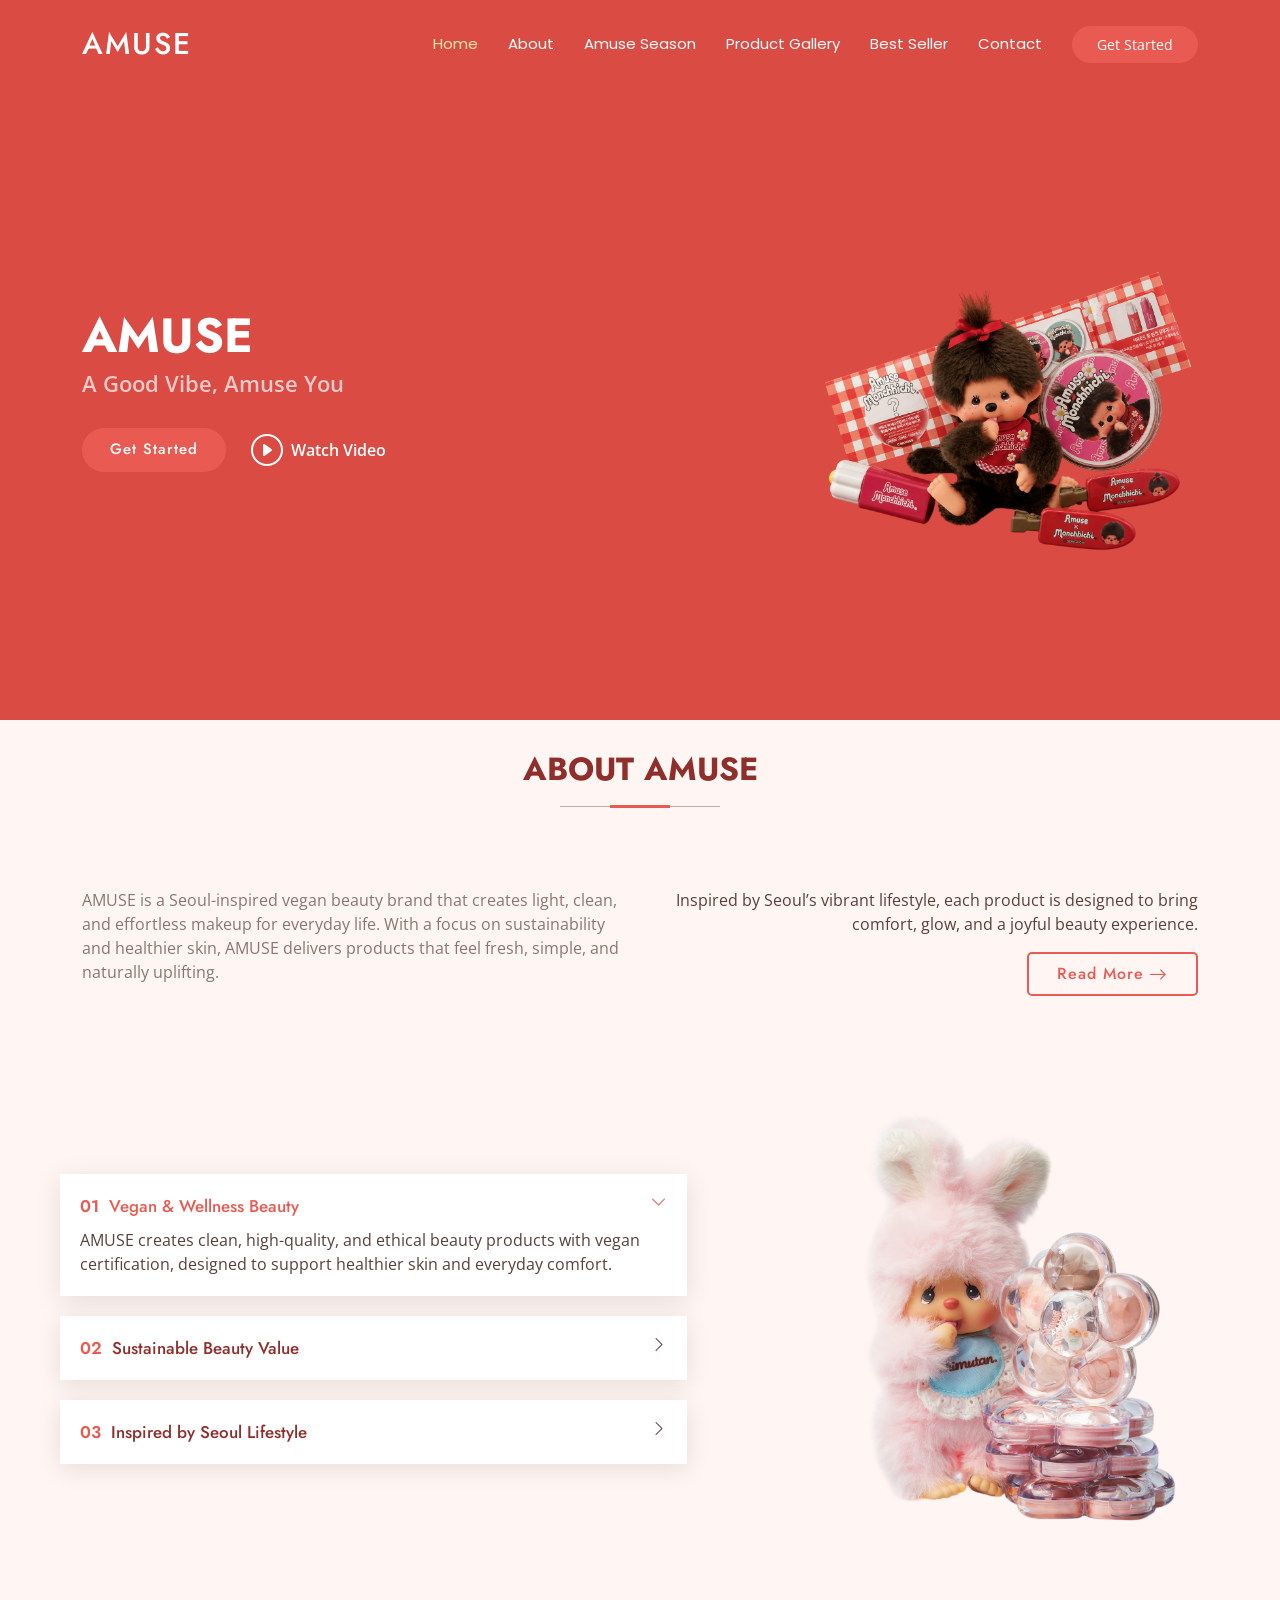
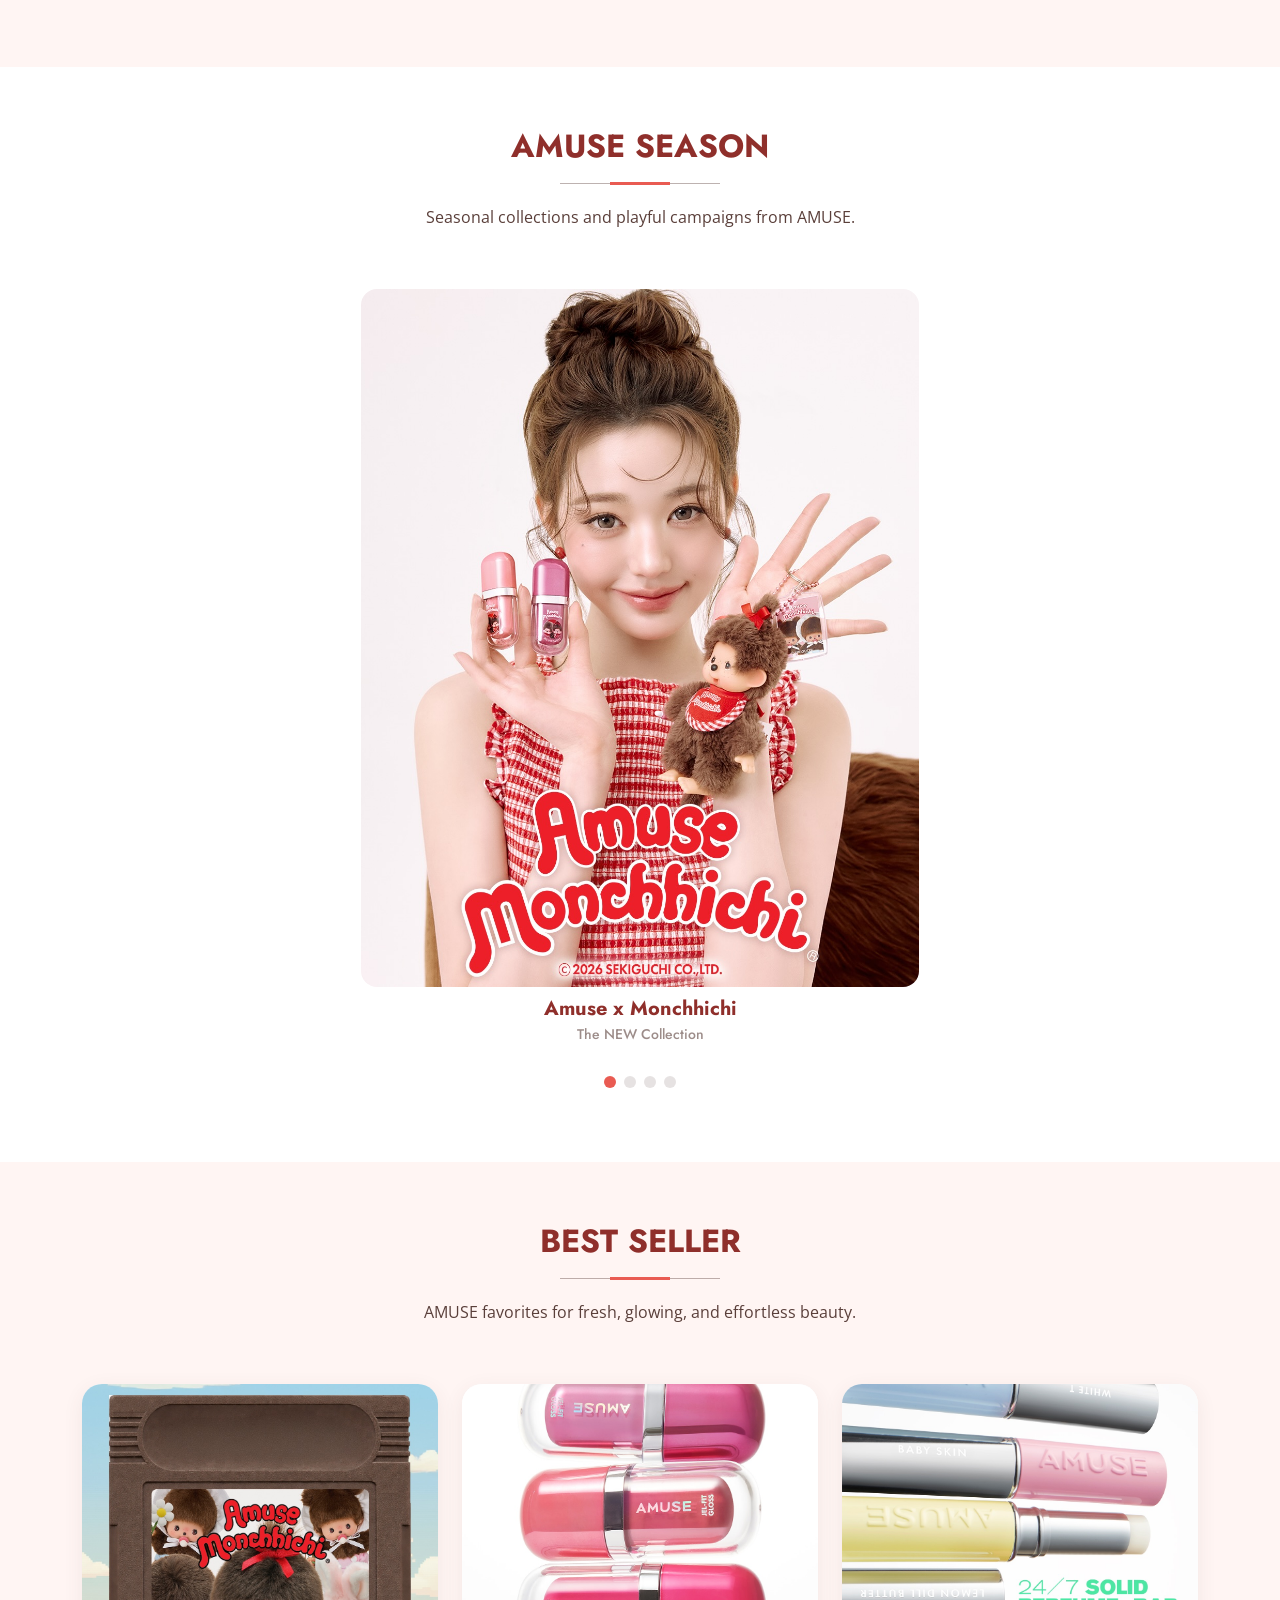
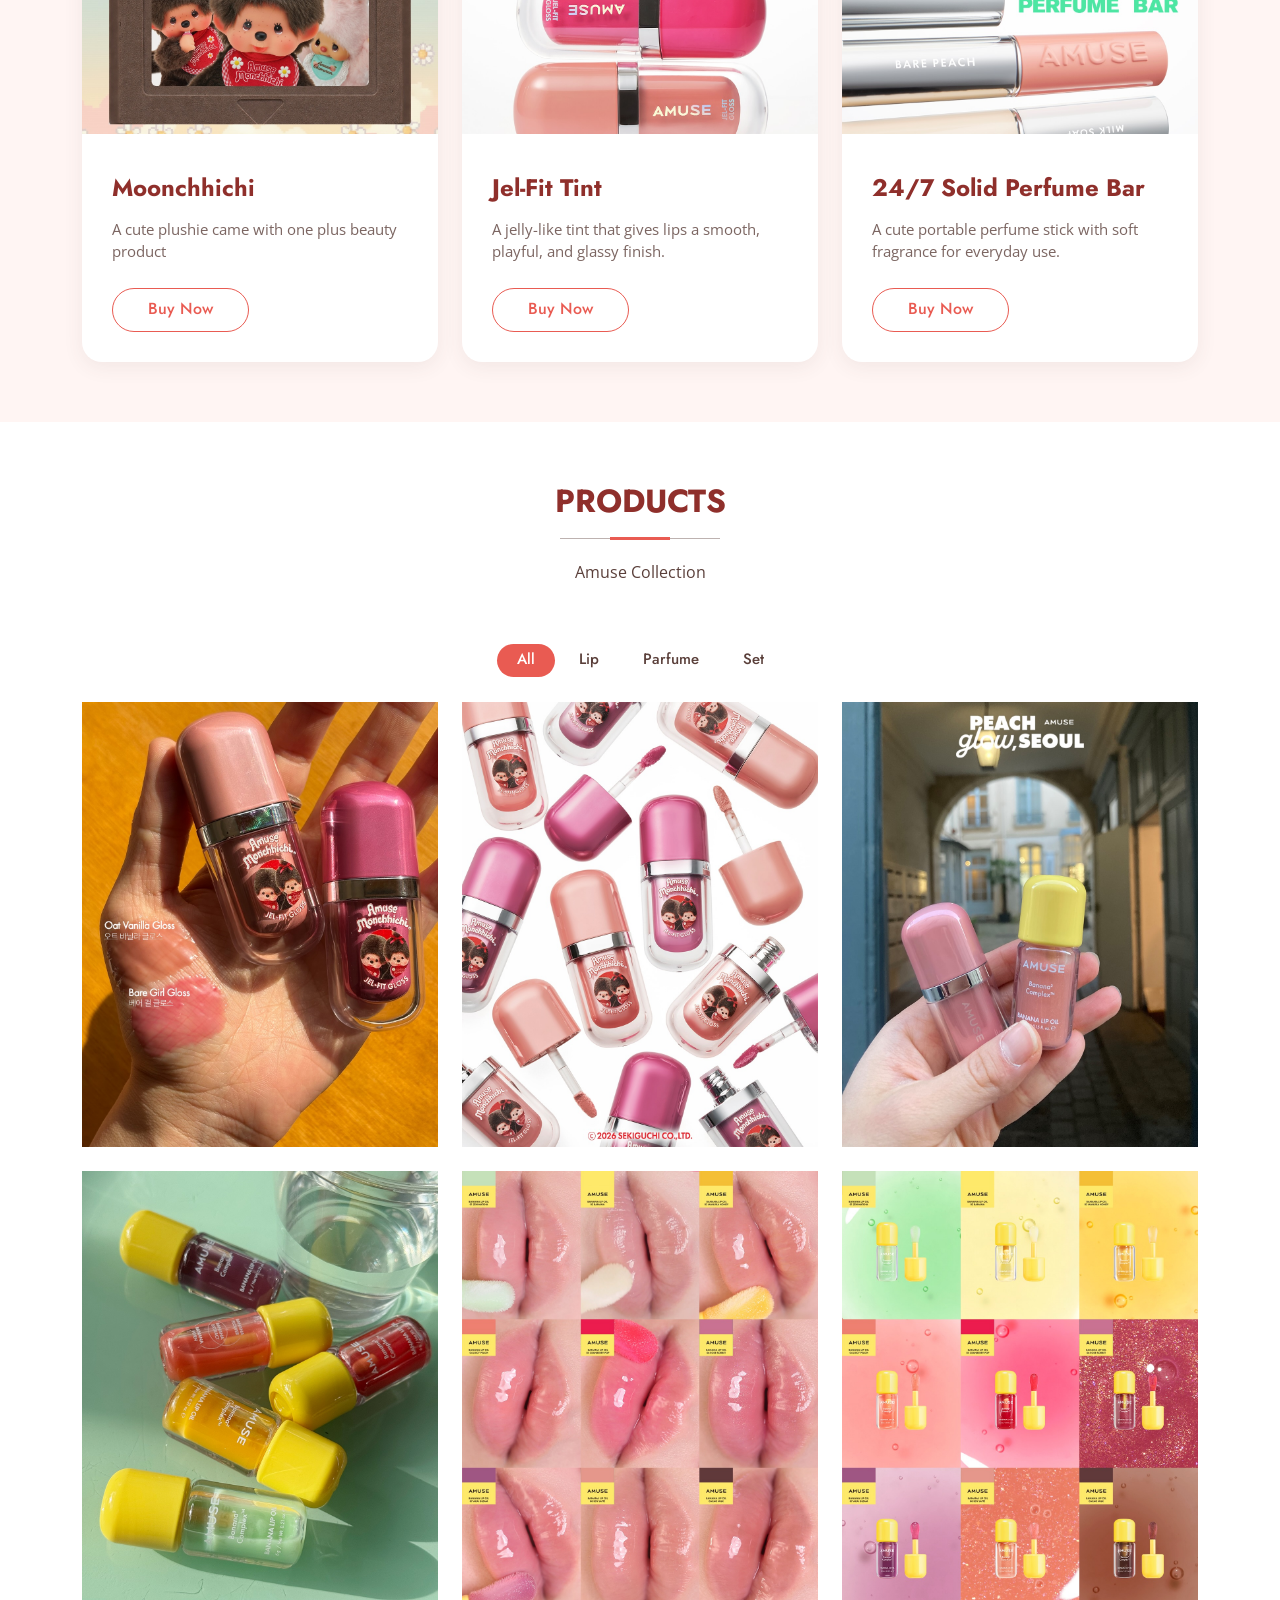
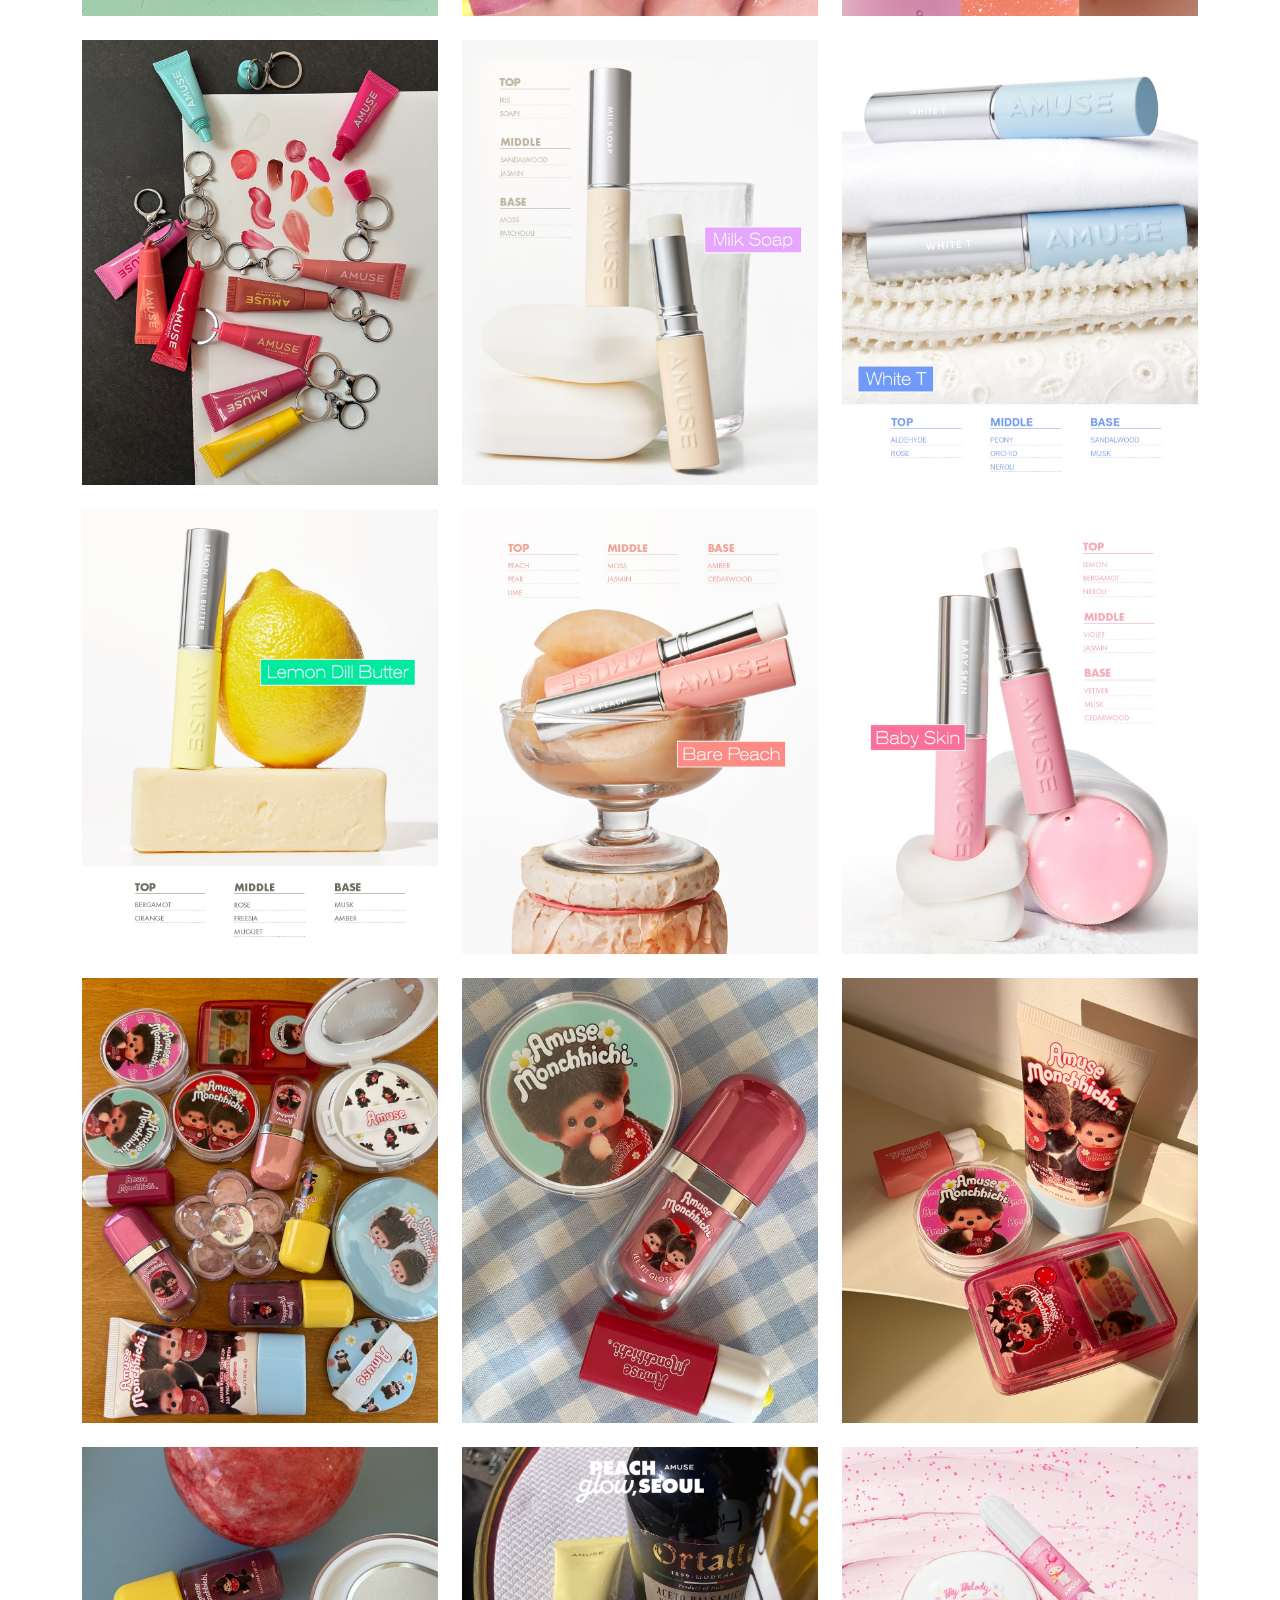
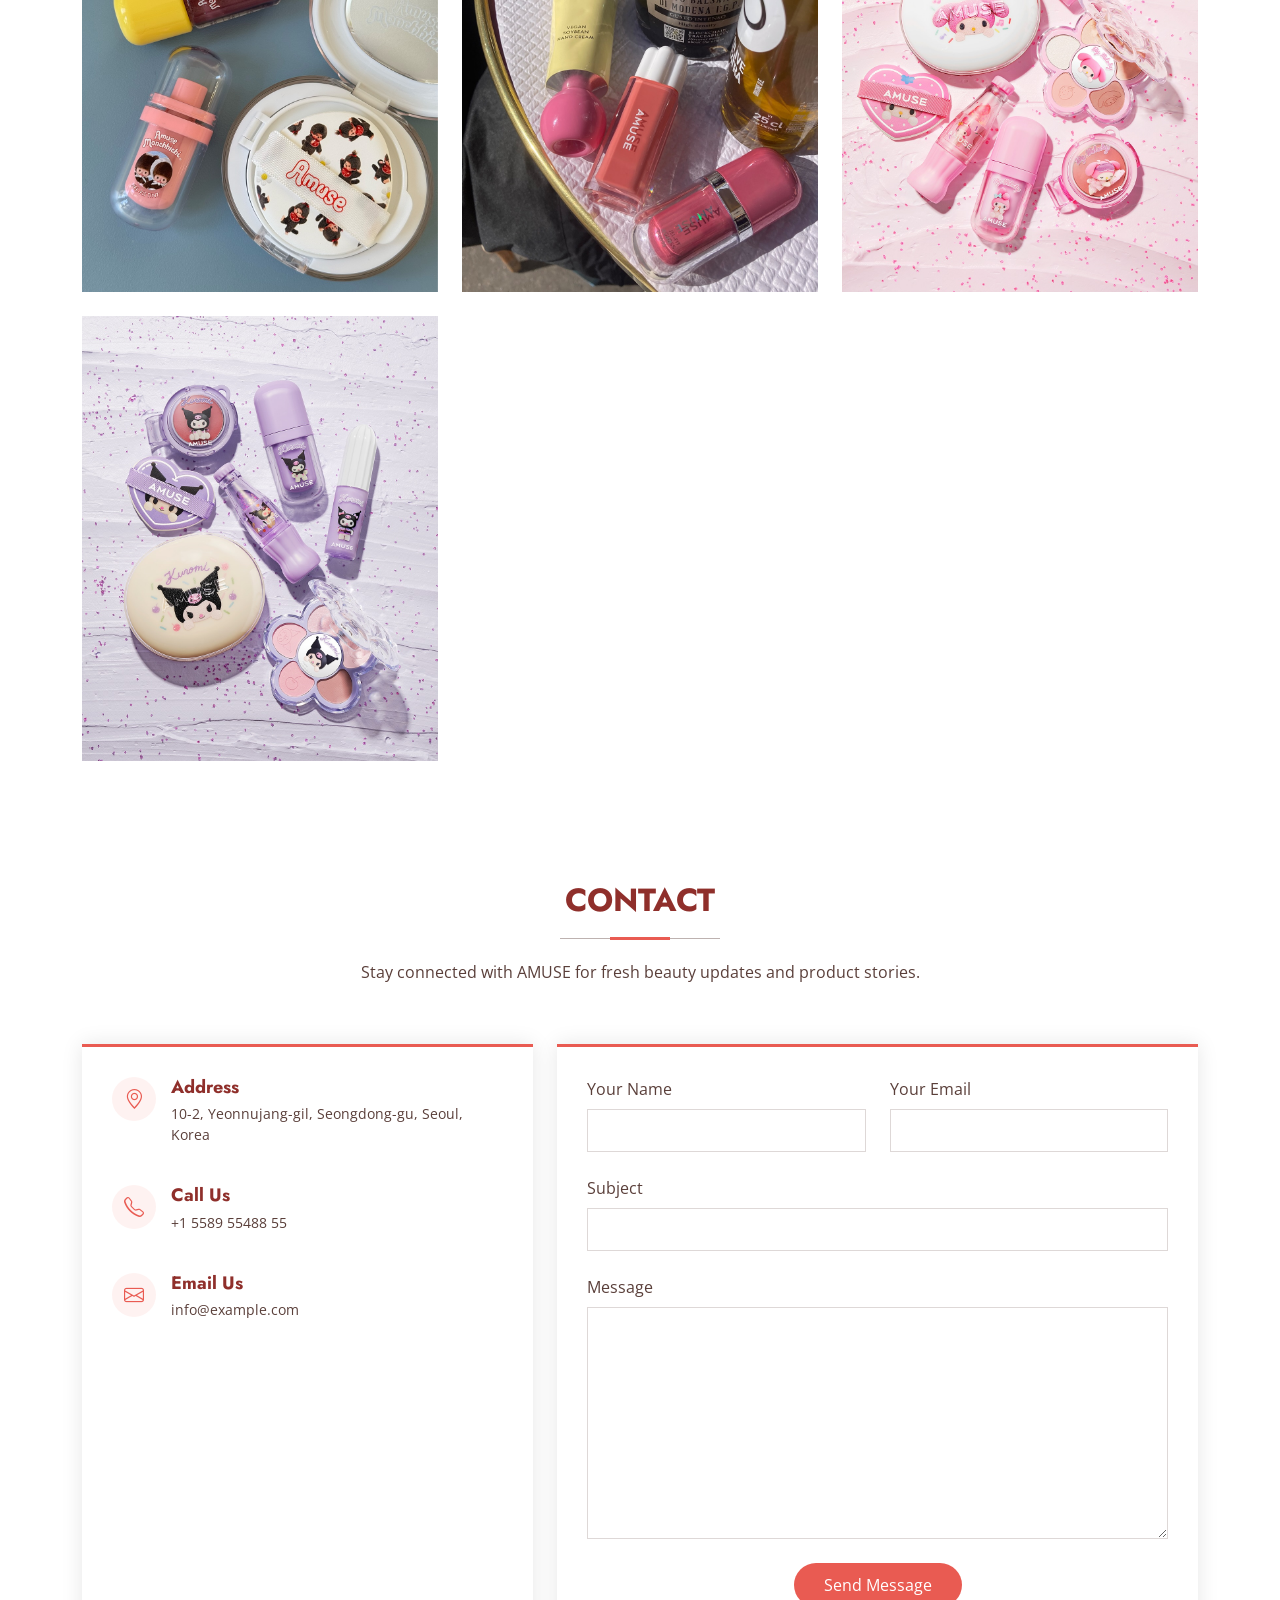
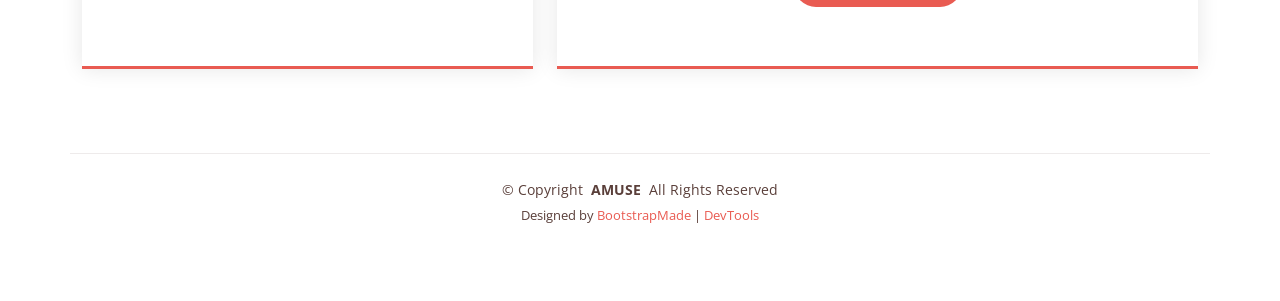
<file: tugas_ets.html>
<!DOCTYPE html>
<html lang="en">

<head>
    <meta charset="utf-8">
    <meta content="width=device-width, initial-scale=1.0" name="viewport">
    <title>5026241125: Tugas Pra ETS Amuse Website</title>
    <meta name="description" content="">
    <meta name="keywords" content="">

    <!-- Favicons -->
    <link href="assets/img/favicon.png" rel="icon">
    <link href="assets/img/apple-touch-icon.png" rel="apple-touch-icon">

    <!-- Fonts -->
    <link href="https://fonts.googleapis.com" rel="preconnect">
    <link href="https://fonts.gstatic.com" rel="preconnect" crossorigin>
    <link
        href="https://fonts.googleapis.com/css2?family=Open+Sans:ital,wght@0,300;0,400;0,500;0,600;0,700;0,800;1,300;1,400;1,500;1,600;1,700;1,800&family=Poppins:ital,wght@0,100;0,200;0,300;0,400;0,500;0,600;0,700;0,800;0,900;1,100;1,200;1,300;1,400;1,500;1,600;1,700;1,800;1,900&family=Jost:ital,wght@0,100;0,200;0,300;0,400;0,500;0,600;0,700;0,800;0,900;1,100;1,200;1,300;1,400;1,500;1,600;1,700;1,800;1,900&display=swap"
        rel="stylesheet">

    <!-- Vendor CSS Files -->
    <link href="assets/vendor/bootstrap/css/bootstrap.min.css" rel="stylesheet">
    <link href="assets/vendor/bootstrap-icons/bootstrap-icons.css" rel="stylesheet">
    <link href="assets/vendor/aos/aos.css" rel="stylesheet">
    <link href="assets/vendor/glightbox/css/glightbox.min.css" rel="stylesheet">
    <link href="assets/vendor/swiper/swiper-bundle.min.css" rel="stylesheet">

    <!-- Main CSS File -->
    <link href="assets/css/tugas_ets.css" rel="stylesheet">
</head>

<body class="index-page">

    <header id="header" class="header d-flex align-items-center fixed-top">
        <div class="container-fluid container-xl position-relative d-flex align-items-center">
            <!-- Nav Section -->
            <a href="index.html" class="logo d-flex align-items-center me-auto">
                <!-- Uncomment the line below if you also wish to use an image logo -->
                <!-- <img src="assets/img/logo.webp" alt=""> -->
                <h1 class="sitename">AMUSE</h1>
            </a>

            <nav id="navmenu" class="navmenu">
                <ul>
                    <li><a href="#hero" class="active">Home</a></li>
                    <li><a href="#about">About</a></li>
                    <li><a href="#season">Amuse Season</a></li>
                    <li><a href="#gallery">Product Gallery</a></li>
                    <li><a href="#best">Best Seller</a></li>
                    <li><a href="#contact">Contact</a></li>
                </ul>
                <i class="mobile-nav-toggle d-xl-none bi bi-list"></i>
            </nav>

            <a class="btn-getstarted" href="#about">Get Started</a>

        </div>
    </header>

    <main class="main">

        <!-- Hero Section -->
        <section id="hero" class="hero section dark-background">

            <div class="container">
                <div class="row gy-4">
                    <div class="col-lg-6 order-2 order-lg-1 d-flex flex-column justify-content-center"
                        data-aos="zoom-out">
                        <h1>AMUSE</h1>
                        <p>A Good Vibe, Amuse You</p>
                        <div class="d-flex">
                            <a href="#about" class="btn-get-started">Get Started</a>
                            <a href="https://www.youtube.com/watch?v=Y7f98aduVJ8"
                                class="glightbox btn-watch-video d-flex align-items-center"><i
                                    class="bi bi-play-circle"></i><span>Watch Video</span></a>
                        </div>
                    </div>
                    <div class="col-lg-6 order-1 order-lg-2 hero-img" data-aos="zoom-out" data-aos-delay="200">
                        <img src="assets/img/tugas_ets/menu.png" class="img-fluid animated" alt="">
                    </div>
                </div>
            </div>

        </section><!-- /Hero Section -->

        <!-- About Section -->
        <section id="about" class="about section why-us light-background" data-builder="section">

            <div class="container section-title" data-aos="fade-up">
                <h2>About AMUSE</h2>
            </div>
            <div class="container">

                <div class="row gy-4">

                    <div class="col-lg-6 content" data-aos="fade-up" data-aos-delay="100">
                        <p>
                            AMUSE is a Seoul-inspired vegan beauty brand that creates light, clean, and effortless
                            makeup for everyday life.
                            With a focus on sustainability and healthier skin, AMUSE delivers products that feel fresh,
                            simple, and naturally uplifting.
                        </p>
                    </div>

                    <div class="col-lg-6 text-lg-end" data-aos="fade-up" data-aos-delay="100">
                        <p> Inspired by Seoul’s vibrant lifestyle, each product is designed to bring comfort, glow, and
                            a joyful beauty experience.</p>
                        <a href="#" class="read-more"><span>Read More</span><i class="bi bi-arrow-right"></i></a>
                    </div>

                </div>

            </div>

            <div class="container-fluid">

                <div class="row gy-4">

                    <div class="col-lg-7 d-flex flex-column justify-content-center order-2 order-lg-1">

                        <div class="faq-container px-xl-5" data-aos="fade-up" data-aos-delay="200">

                            <div class="faq-item faq-active">
                                <h3><span>01</span> Vegan & Wellness Beauty</h3>
                                <div class="faq-content">
                                    <p>
                                        AMUSE creates clean, high-quality, and ethical beauty products with vegan
                                        certification,
                                        designed to support healthier skin and everyday comfort.
                                    </p>
                                </div>
                                <i class="faq-toggle bi bi-chevron-right"></i>
                            </div>

                            <div class="faq-item">
                                <h3><span>02</span> Sustainable Beauty Value</h3>
                                <div class="faq-content">
                                    <p>
                                        AMUSE continues to expand its vegan and wellness beauty values into everyday
                                        life while
                                        staying mindful of sustainability and the environment.
                                    </p>
                                </div>
                                <i class="faq-toggle bi bi-chevron-right"></i>
                            </div>

                            <div class="faq-item">
                                <h3><span>03</span> Inspired by Seoul Lifestyle</h3>
                                <div class="faq-content">
                                    <p>
                                        Inspired by Seoul’s lifestyle and culture, AMUSE blends naturally into daily
                                        beauty
                                        routines and helps everyone discover a refreshed version of themselves.
                                    </p>
                                </div>
                                <i class="faq-toggle bi bi-chevron-right"></i>
                            </div>

                        </div>

                    </div>

                    <div class="col-lg-5 order-1 order-lg-2 why-us-img">
                        <img src="assets/img/tugas_ets/menu1.png" class="img-fluid" alt="About AMUSE" data-aos="zoom-in"
                            data-aos-delay="100">
                    </div>

                </div>

            </div>

        </section><!-- /About Section -->

        <!-- Season Product Section -->
        <section id="season" class="testimonials section">

            <!-- Section Title -->
            <div class="container section-title" data-aos="fade-up">
                <h2>Amuse season</h2>
                <p>Seasonal collections and playful campaigns from AMUSE.</p>
            </div><!-- End Section Title -->

            <div class="container" data-aos="fade-up" data-aos-delay="100">

                <div class="swiper init-swiper">
                    <script type="application/json" class="swiper-config">
        {
          "loop": true,
          "speed": 600,
          "autoplay": {
            "delay": 5000
          },
          "slidesPerView": "auto",
          "pagination": {
            "el": ".swiper-pagination",
            "type": "bullets",
            "clickable": true
          }
        }
      </script>

                    <div class="swiper-wrapper">

                        <div class="swiper-slide">
                            <div class="testimonial-item">
                                <img src="assets/img/tugas_ets/wonyong/won-moonchichi.jpg" class="testimonial-img"
                                    alt="Amuse x Monchhichi">
                                <h3>Amuse x Monchhichi</h3>
                                <h4>The NEW Collection</h4>
                            </div>
                        </div>

                        <div class="swiper-slide">
                            <div class="testimonial-item">
                                <img src="assets/img/tugas_ets/wonyong/won-kuromi.jpg" class="testimonial-img"
                                    alt="My Melody Kuromi">
                                <h3>My Melody & Kuromi</h3>
                                <h4>Sweet Character Season</h4>
                            </div>
                        </div>

                        <div class="swiper-slide">
                            <div class="testimonial-item">
                                <img src="assets/img/tugas_ets/wonyong/won-jelfit.jpg" class="testimonial-img"
                                    alt="Jel-Fit Glass">
                                <h3>Jel-Fit Glass</h3>
                                <h4>Glossy Lip Season</h4>
                            </div>
                        </div>

                        <div class="swiper-slide">
                            <div class="testimonial-item">
                                <img src="assets/img/tugas_ets/wonyong/won-banana.jpg" class="testimonial-img"
                                    alt="Banana Lip Oil">
                                <h3>Banana Lip Oil</h3>
                                <h4>Fresh Fruity Season</h4>
                            </div>
                        </div>
                    </div>

                    <div class="swiper-pagination"></div>
                </div>

            </div>

        </section><!-- /Season Product Section -->

        <!-- Best Seller Section -->
        <section id="best" class="work-process pricing section light-background">

            <!-- Section Title -->
            <div class="container section-title" data-aos="fade-up">
                <h2>Best Seller</h2>
                <p>AMUSE favorites for fresh, glowing, and effortless beauty.</p>
            </div><!-- End Section Title -->

            <div class="container" data-aos="fade-up" data-aos-delay="100">

                <div class="row gy-5">

                    <div class="col-lg-4" data-aos="fade-up" data-aos-delay="200">
                        <div class="steps-item">
                            <div class="steps-image">
                                <img src="assets/img/tugas_ets/wonyong/moonchichi.jpg" alt="AMUSE Dew Tint"
                                    class="img-fluid" loading="lazy">
                            </div>
                            <div class="steps-content">
                                <h3>Moonchhichi</h3>
                                <p>
                                    A cute plushie came with one plus beauty product
                                </p>
                                <a href="#" class="buy-btn">Buy Now</a>
                            </div>
                        </div>
                    </div>

                    <div class="col-lg-4" data-aos="fade-up" data-aos-delay="300">
                        <div class="steps-item">
                            <div class="steps-image">
                                <img src="assets/img/tugas_ets/lip/jelfit.jpg" alt="AMUSE Jel-Fit Tint" class="img-fluid"
                                    loading="lazy">
                            </div>
                            <div class="steps-content">
                                <h3>Jel-Fit Tint</h3>
                                <p>
                                    A jelly-like tint that gives lips a smooth, playful, and glassy finish.
                                </p>
                                <a href="#" class="buy-btn">Buy Now</a>
                            </div>
                        </div>
                    </div>

                    <div class="col-lg-4" data-aos="fade-up" data-aos-delay="400">
                        <div class="steps-item">
                            <div class="steps-image">
                                <img src="assets/img/tugas_ets/parfume/parfume7.jpg" alt="AMUSE Solid Perfume Bar"
                                    class="img-fluid" loading="lazy">
                            </div>
                            <div class="steps-content">
                                <h3>24/7 Solid Perfume Bar</h3>
                                <p>
                                    A cute portable perfume stick with soft fragrance for everyday use.
                                </p>
                                <a href="#" class="buy-btn">Buy Now</a>
                            </div>
                        </div>
                    </div>

                </div>

            </div>


        </section><!-- /Best Seller Section -->

        <!-- Gallery Product Section -->
        <section id="gallery" class="portfolio section">

            <!-- Section Title -->
            <div class="container section-title" data-aos="fade-up">
                <h2>Products</h2>
                <p>Amuse Collection</p>
            </div><!-- End Section Title -->

            <div class="container">

                <div class="isotope-layout" data-default-filter="*" data-layout="masonry" data-sort="original-order">

                    <ul class="portfolio-filters isotope-filters" data-aos="fade-up" data-aos-delay="100">
                        <li data-filter="*" class="filter-active">All</li>
                        <li data-filter=".filter-app">Lip</li>
                        <li data-filter=".filter-product">Parfume</li>
                        <li data-filter=".filter-branding">Set</li>
                    </ul><!-- End Portfolio Filters -->

                    <div class="row gy-4 isotope-container" data-aos="fade-up" data-aos-delay="200">

                        <!-- ================= LIP (7) ================= -->

                        <div class="col-lg-4 col-md-6 portfolio-item isotope-item filter-app">
                            <img src="assets/img/tugas_ets/lip/lip1.jpg" class="img-fluid" alt="">
                            <div class="portfolio-info">
                                <h4>Glossy Kiss</h4>
                                <p>Fresh glossy lip tint</p>
                            </div>
                        </div>

                        <div class="col-lg-4 col-md-6 portfolio-item isotope-item filter-app">
                            <img src="assets/img/tugas_ets/lip/lip2.jpg" class="img-fluid" alt="">
                            <div class="portfolio-info">
                                <h4>Cherry Glow</h4>
                                <p>Soft red daily tint</p>
                            </div>
                        </div>

                        <div class="col-lg-4 col-md-6 portfolio-item isotope-item filter-app">
                            <img src="assets/img/tugas_ets/lip/lip3.jpg" class="img-fluid" alt="">
                            <div class="portfolio-info">
                                <h4>Peach Mood</h4>
                                <p>Warm peachy finish</p>
                            </div>
                        </div>

                        <div class="col-lg-4 col-md-6 portfolio-item isotope-item filter-app">
                            <img src="assets/img/tugas_ets/lip/lip4.jpg" class="img-fluid" alt="">
                            <div class="portfolio-info">
                                <h4>Soft Blur Tint</h4>
                                <p>Light velvet texture</p>
                            </div>
                        </div>

                        <div class="col-lg-4 col-md-6 portfolio-item isotope-item filter-app">
                            <img src="assets/img/tugas_ets/lip/lip5.jpg" class="img-fluid" alt="">
                            <div class="portfolio-info">
                                <h4>Daily Shine</h4>
                                <p>Natural glossy look</p>
                            </div>
                        </div>

                        <div class="col-lg-4 col-md-6 portfolio-item isotope-item filter-app">
                            <img src="assets/img/tugas_ets/lip/lip6.jpg" class="img-fluid" alt="">
                            <div class="portfolio-info">
                                <h4>Pink Whisper</h4>
                                <p>Soft feminine tone</p>
                            </div>
                        </div>

                        <div class="col-lg-4 col-md-6 portfolio-item isotope-item filter-app">
                            <img src="assets/img/tugas_ets/lip/lip7.jpg" class="img-fluid" alt="">
                            <div class="portfolio-info">
                                <h4>Glassy Glow</h4>
                                <p>Shiny glass lips effect</p>
                            </div>
                        </div>


                        <!-- ================= PARFUME (5) ================= -->

                        <div class="col-lg-4 col-md-6 portfolio-item isotope-item filter-product">
                            <img src="assets/img/tugas_ets/parfume/parfume8.jpg" class="img-fluid" alt="">
                            <div class="portfolio-info">
                                <h4>White T</h4>
                                <p>Clean and fresh cotton scent</p>
                            </div>
                        </div>

                        <div class="col-lg-4 col-md-6 portfolio-item isotope-item filter-product">
                            <img src="assets/img/tugas_ets/parfume/parfume9.jpg" class="img-fluid" alt="">
                            <div class="portfolio-info">
                                <h4>Baby Skin</h4>
                                <p>Soft and powdery scent</p>
                            </div>
                        </div>

                        <div class="col-lg-4 col-md-6 portfolio-item isotope-item filter-product">
                            <img src="assets/img/tugas_ets/parfume/parfume10.jpg" class="img-fluid" alt="">
                            <div class="portfolio-info">
                                <h4>Milk Soap</h4>
                                <p>Clean creamy soap vibe</p>
                            </div>
                        </div>

                        <div class="col-lg-4 col-md-6 portfolio-item isotope-item filter-product">
                            <img src="assets/img/tugas_ets/parfume/parfume11.jpg" class="img-fluid" alt="">
                            <div class="portfolio-info">
                                <h4>Bare Peach</h4>
                                <p>Sweet fruity peach scent</p>
                            </div>
                        </div>

                        <div class="col-lg-4 col-md-6 portfolio-item isotope-item filter-product">
                            <img src="assets/img/tugas_ets/parfume/parfume12.jpg" class="img-fluid" alt="">
                            <div class="portfolio-info">
                                <h4>Lemon Dill Butter</h4>
                                <p>Fresh citrus creamy vibe</p>
                            </div>
                        </div>


                        <!-- ================= SET (7) ================= -->

                        <div class="col-lg-4 col-md-6 portfolio-item isotope-item filter-branding">
                            <img src="assets/img/tugas_ets/set/set2.jpg" class="img-fluid" alt="">
                            <div class="portfolio-info">
                                <h4>Glow Starter Kit</h4>
                                <p>Daily beauty essentials</p>
                            </div>
                        </div>

                        <div class="col-lg-4 col-md-6 portfolio-item isotope-item filter-branding">
                            <img src="assets/img/tugas_ets/set/set3.jpg" class="img-fluid" alt="">
                            <div class="portfolio-info">
                                <h4>Soft Pink Set</h4>
                                <p>Sweet feminine collection</p>
                            </div>
                        </div>

                        <div class="col-lg-4 col-md-6 portfolio-item isotope-item filter-branding">
                            <img src="assets/img/tugas_ets/set/set4.jpg" class="img-fluid" alt="">
                            <div class="portfolio-info">
                                <h4>Everyday Glow Box</h4>
                                <p>Simple daily makeup set</p>
                            </div>
                        </div>

                        <div class="col-lg-4 col-md-6 portfolio-item isotope-item filter-branding">
                            <img src="assets/img/tugas_ets/set/set5.jpg" class="img-fluid" alt="">
                            <div class="portfolio-info">
                                <h4>Peachy Mood Kit</h4>
                                <p>Warm and fresh tone set</p>
                            </div>
                        </div>

                        <div class="col-lg-4 col-md-6 portfolio-item isotope-item filter-branding">
                            <img src="assets/img/tugas_ets/set/set6.jpg" class="img-fluid" alt="">
                            <div class="portfolio-info">
                                <h4>Glow Up Set</h4>
                                <p>Radiant everyday look</p>
                            </div>
                        </div>

                        <div class="col-lg-4 col-md-6 portfolio-item isotope-item filter-branding">
                            <img src="assets/img/tugas_ets/set/set7.jpg" class="img-fluid" alt="">
                            <div class="portfolio-info">
                                <h4>Mini Beauty Pack</h4>
                                <p>Compact daily essentials</p>
                            </div>
                        </div>

                        <div class="col-lg-4 col-md-6 portfolio-item isotope-item filter-branding">
                            <img src="assets/img/tugas_ets/set/set8.jpg" class="img-fluid" alt="">
                            <div class="portfolio-info">
                                <h4>Amuse Daily Kit</h4>
                                <p>Effortless beauty routine</p>
                            </div>
                        </div>

                    </div>

                </div><!-- End Portfolio Container -->

            </div>

            </div>

        </section><!-- /Gallery Section -->


        <!-- Contact Section -->
        <section id="contact" class="contact section">

            <!-- Section Title -->
            <div class="container section-title" data-aos="fade-up">
                <h2>Contact</h2>
                <p>Stay connected with AMUSE for fresh beauty updates and product stories.</p>
            </div><!-- End Section Title -->

            <div class="container" data-aos="fade-up" data-aos-delay="100">

                <div class="row gy-4">

                    <div class="col-lg-5">

                        <div class="info-wrap">
                            <div class="info-item d-flex" data-aos="fade-up" data-aos-delay="200">
                                <i class="bi bi-geo-alt flex-shrink-0"></i>
                                <div>
                                    <h3>Address</h3>
                                    <p>10-2, Yeonnujang-gil, Seongdong-gu, Seoul, Korea</p>
                                </div>
                            </div><!-- End Info Item -->

                            <div class="info-item d-flex" data-aos="fade-up" data-aos-delay="300">
                                <i class="bi bi-telephone flex-shrink-0"></i>
                                <div>
                                    <h3>Call Us</h3>
                                    <p>+1 5589 55488 55</p>
                                </div>
                            </div><!-- End Info Item -->

                            <div class="info-item d-flex" data-aos="fade-up" data-aos-delay="400">
                                <i class="bi bi-envelope flex-shrink-0"></i>
                                <div>
                                    <h3>Email Us</h3>
                                    <p>info@example.com</p>
                                </div>
                            </div><!-- End Info Item -->

                            <iframe
                                src="https://www.google.com/maps/embed?pb=!1m18!1m12!1m3!1d3006.9522275834784!2d127.05052549999999!3d37.543788600000006!2m3!1f0!2f0!3f0!3m2!1i1024!2i768!4f13.1!3m3!1m2!1s0x357ca5004e9627ab%3A0x78aeb6d19ef7f661!2sAMUSE%20Seongsu%20Flagship%20Store!5e1!3m2!1sen!2sid!4v1778067952778!5m2!1sen!2sid"
                                frameborder="0" style="border:0; width: 100%; height: 270px;" allowfullscreen=""
                                loading="lazy" referrerpolicy="no-referrer-when-downgrade"></iframe>
                        </div>
                    </div>

                    <div class="col-lg-7">
                        <form action="forms/contact.php" method="post" class="php-email-form" data-aos="fade-up"
                            data-aos-delay="200">
                            <div class="row gy-4">

                                <div class="col-md-6">
                                    <label for="name-field" class="pb-2">Your Name</label>
                                    <input type="text" name="name" id="name-field" class="form-control" required="">
                                </div>

                                <div class="col-md-6">
                                    <label for="email-field" class="pb-2">Your Email</label>
                                    <input type="email" class="form-control" name="email" id="email-field" required="">
                                </div>

                                <div class="col-md-12">
                                    <label for="subject-field" class="pb-2">Subject</label>
                                    <input type="text" class="form-control" name="subject" id="subject-field"
                                        required="">
                                </div>

                                <div class="col-md-12">
                                    <label for="message-field" class="pb-2">Message</label>
                                    <textarea class="form-control" name="message" rows="10" id="message-field"
                                        required=""></textarea>
                                </div>

                                <div class="col-md-12 text-center">
                                    <div class="loading">Loading</div>
                                    <div class="error-message"></div>
                                    <div class="sent-message">Your message has been sent. Thank you!</div>

                                    <button type="submit">Send Message</button>
                                </div>

                            </div>
                        </form>
                    </div><!-- End Contact Form -->

                </div>

            </div>

        </section><!-- /Contact Section -->

    </main>

    <footer id="footer" class="footer">
        <div class="container copyright text-center mt-4">
            <p>© <span>Copyright</span> <strong class="px-1 sitename">AMUSE</strong> <span>All Rights Reserved</span>
            </p>
            <div class="credits">
                <!-- All the links in the footer should remain intact. -->
                <!-- You can delete the links only if you've purchased the pro version. -->
                <!-- Licensing information: https://bootstrapmade.com/license/ -->
                <!-- Purchase the pro version with working PHP/AJAX contact form: [buy-url] -->
                Designed by <a href="https://bootstrapmade.com/">BootstrapMade</a> | <a
                    href="https://bootstrapmade.com/tools/">DevTools</a>
            </div>
        </div>

    </footer>

    <!-- Scroll Top -->
    <a href="#" id="scroll-top" class="scroll-top d-flex align-items-center justify-content-center"><i
            class="bi bi-arrow-up-short"></i></a>

    <!-- Preloader -->
    <div id="preloader"></div>

    <!-- Vendor JS Files -->
    <script src="assets/vendor/bootstrap/js/bootstrap.bundle.min.js"></script>
    <script src="assets/vendor/php-email-form/validate.js"></script>
    <script src="assets/vendor/aos/aos.js"></script>
    <script src="assets/vendor/glightbox/js/glightbox.min.js"></script>
    <script src="assets/vendor/swiper/swiper-bundle.min.js"></script>
    <script src="assets/vendor/waypoints/noframework.waypoints.js"></script>
    <script src="assets/vendor/imagesloaded/imagesloaded.pkgd.min.js"></script>
    <script src="assets/vendor/isotope-layout/isotope.pkgd.min.js"></script>

    <!-- Main JS File -->
    <script src="assets/js/main.js"></script>

</body>

</html>
</file>
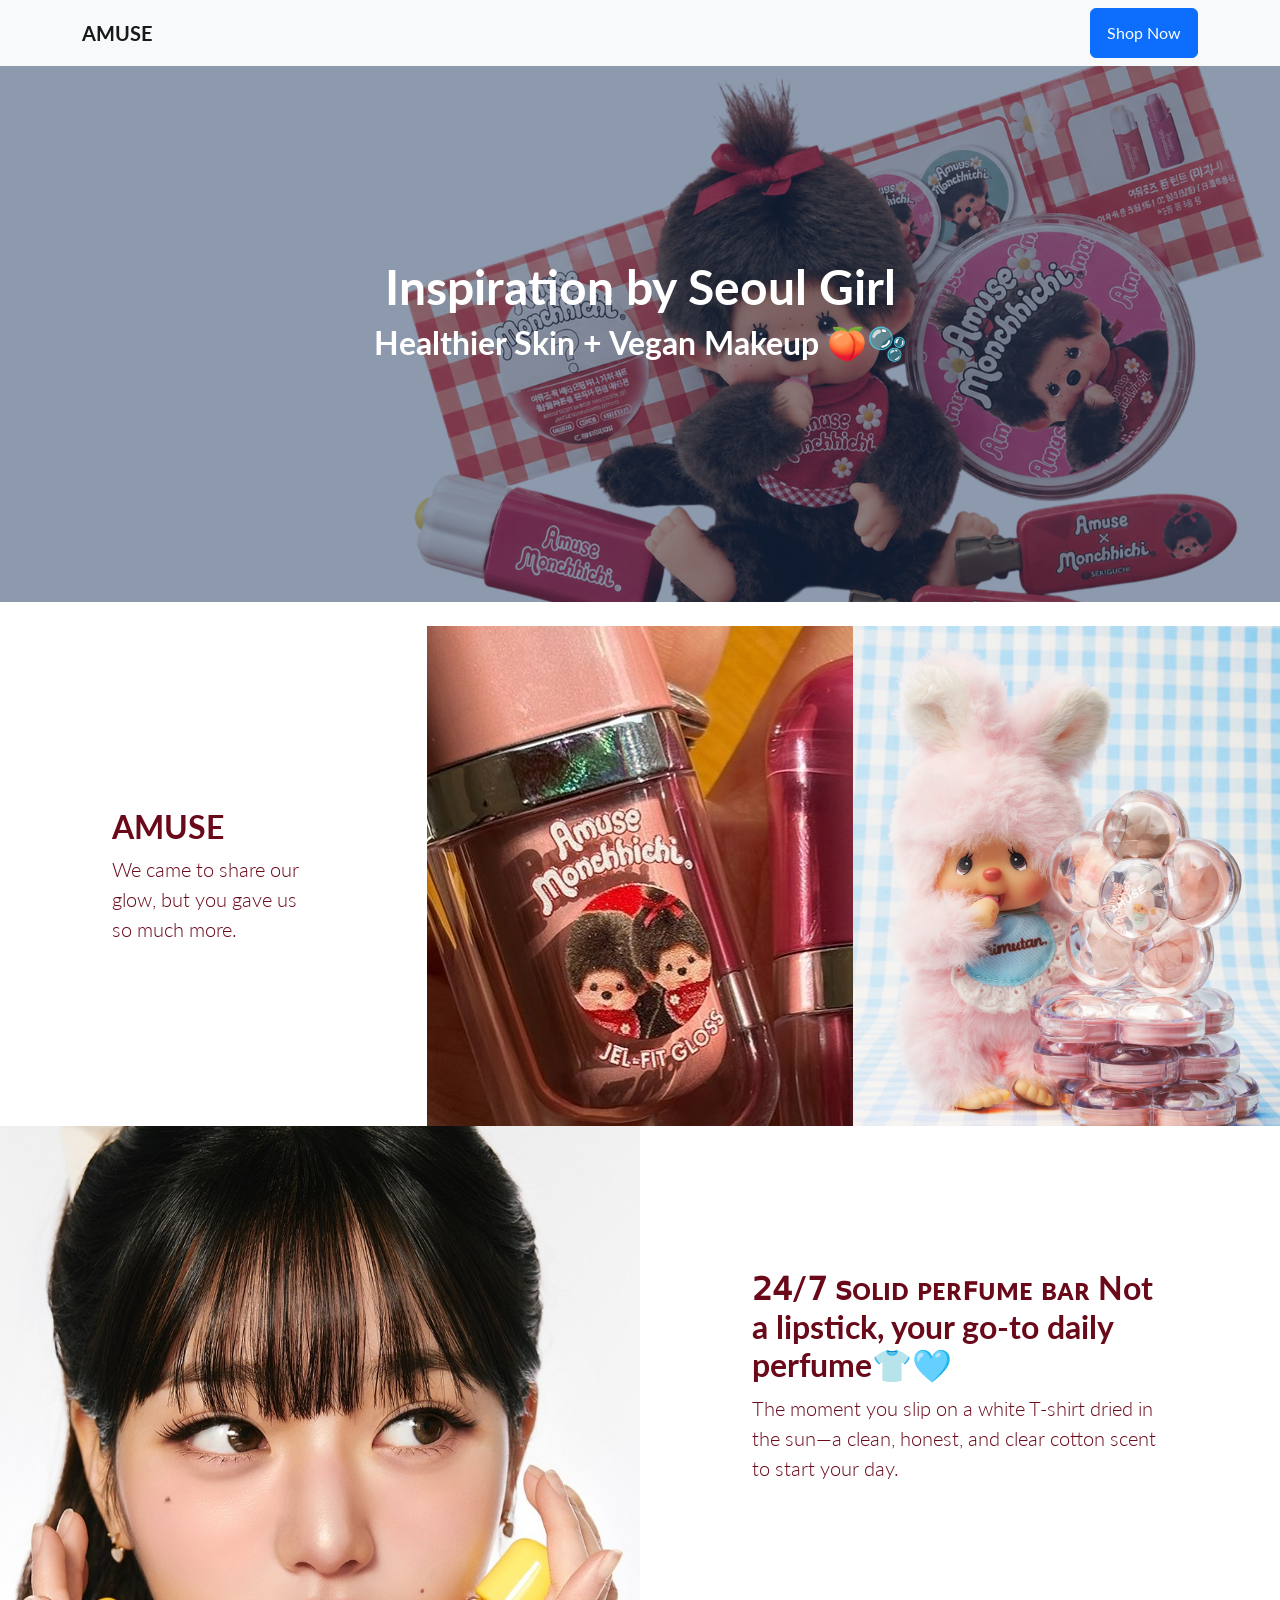
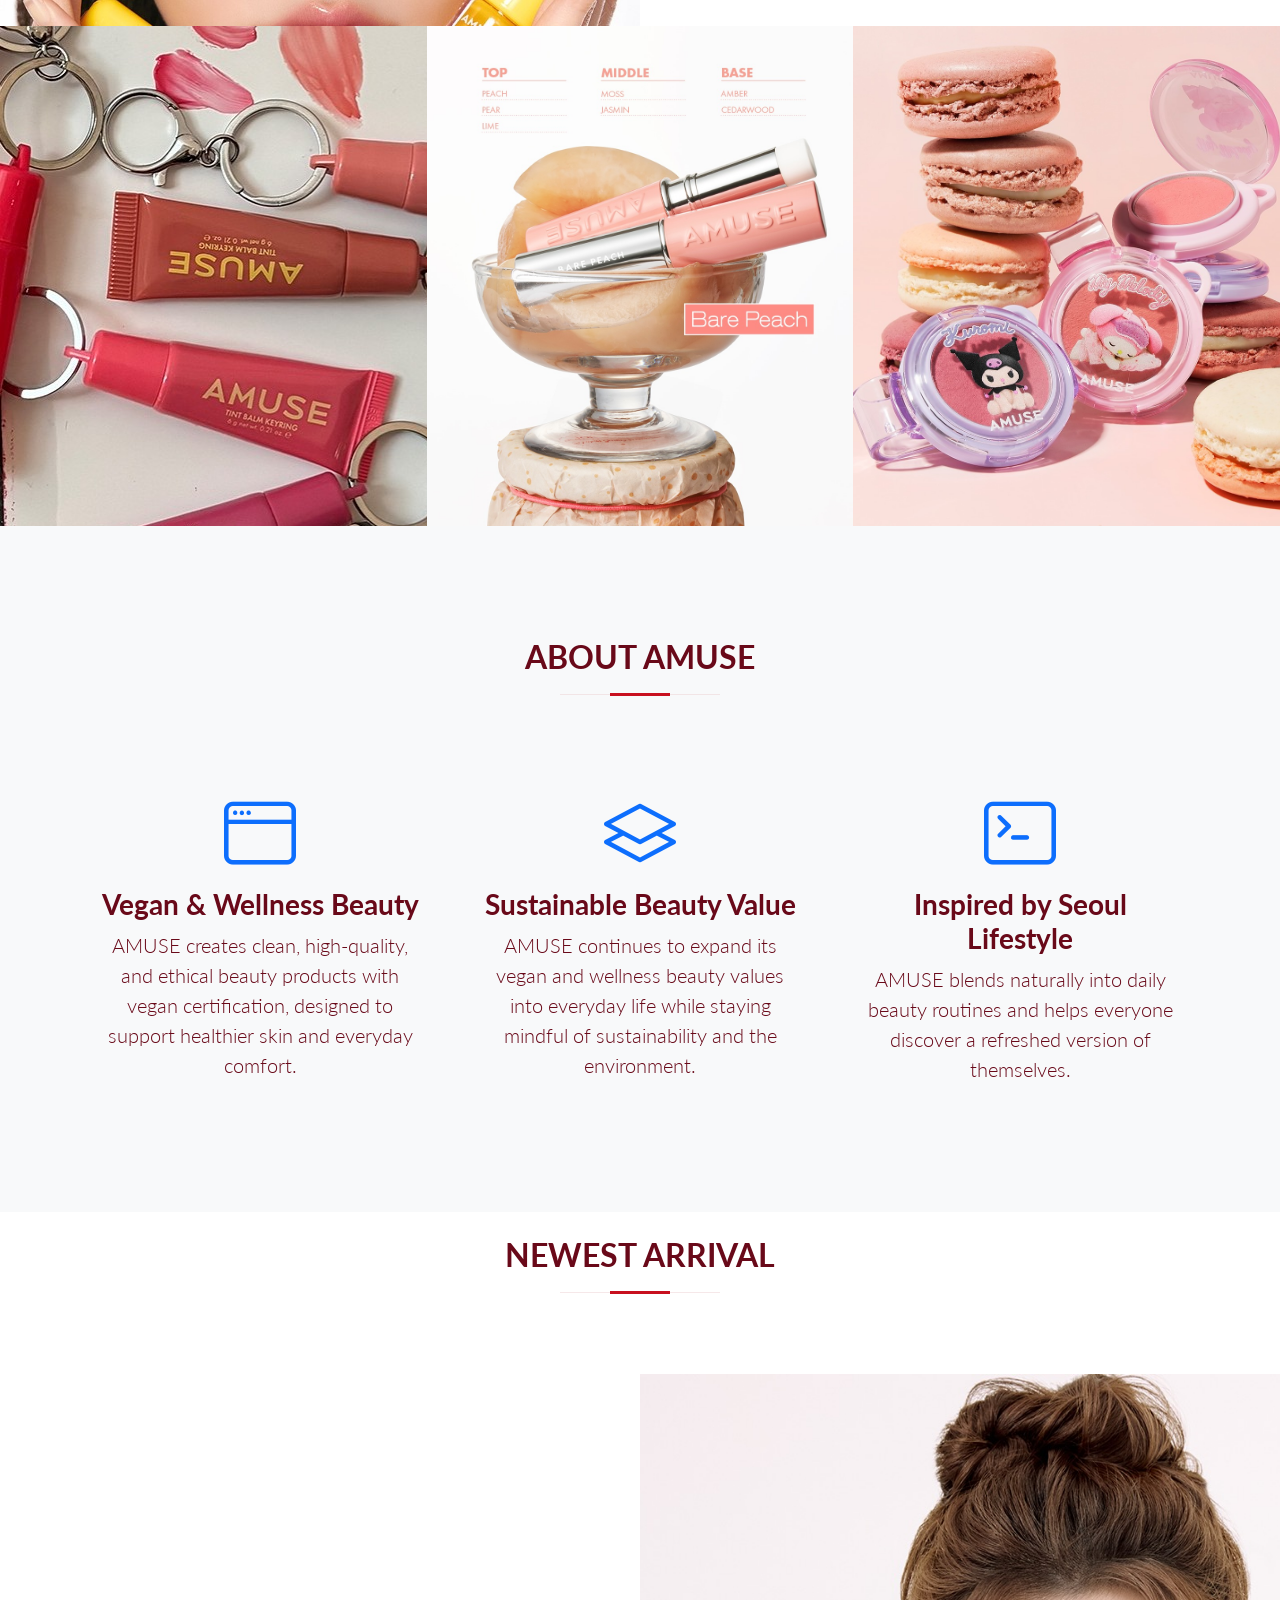
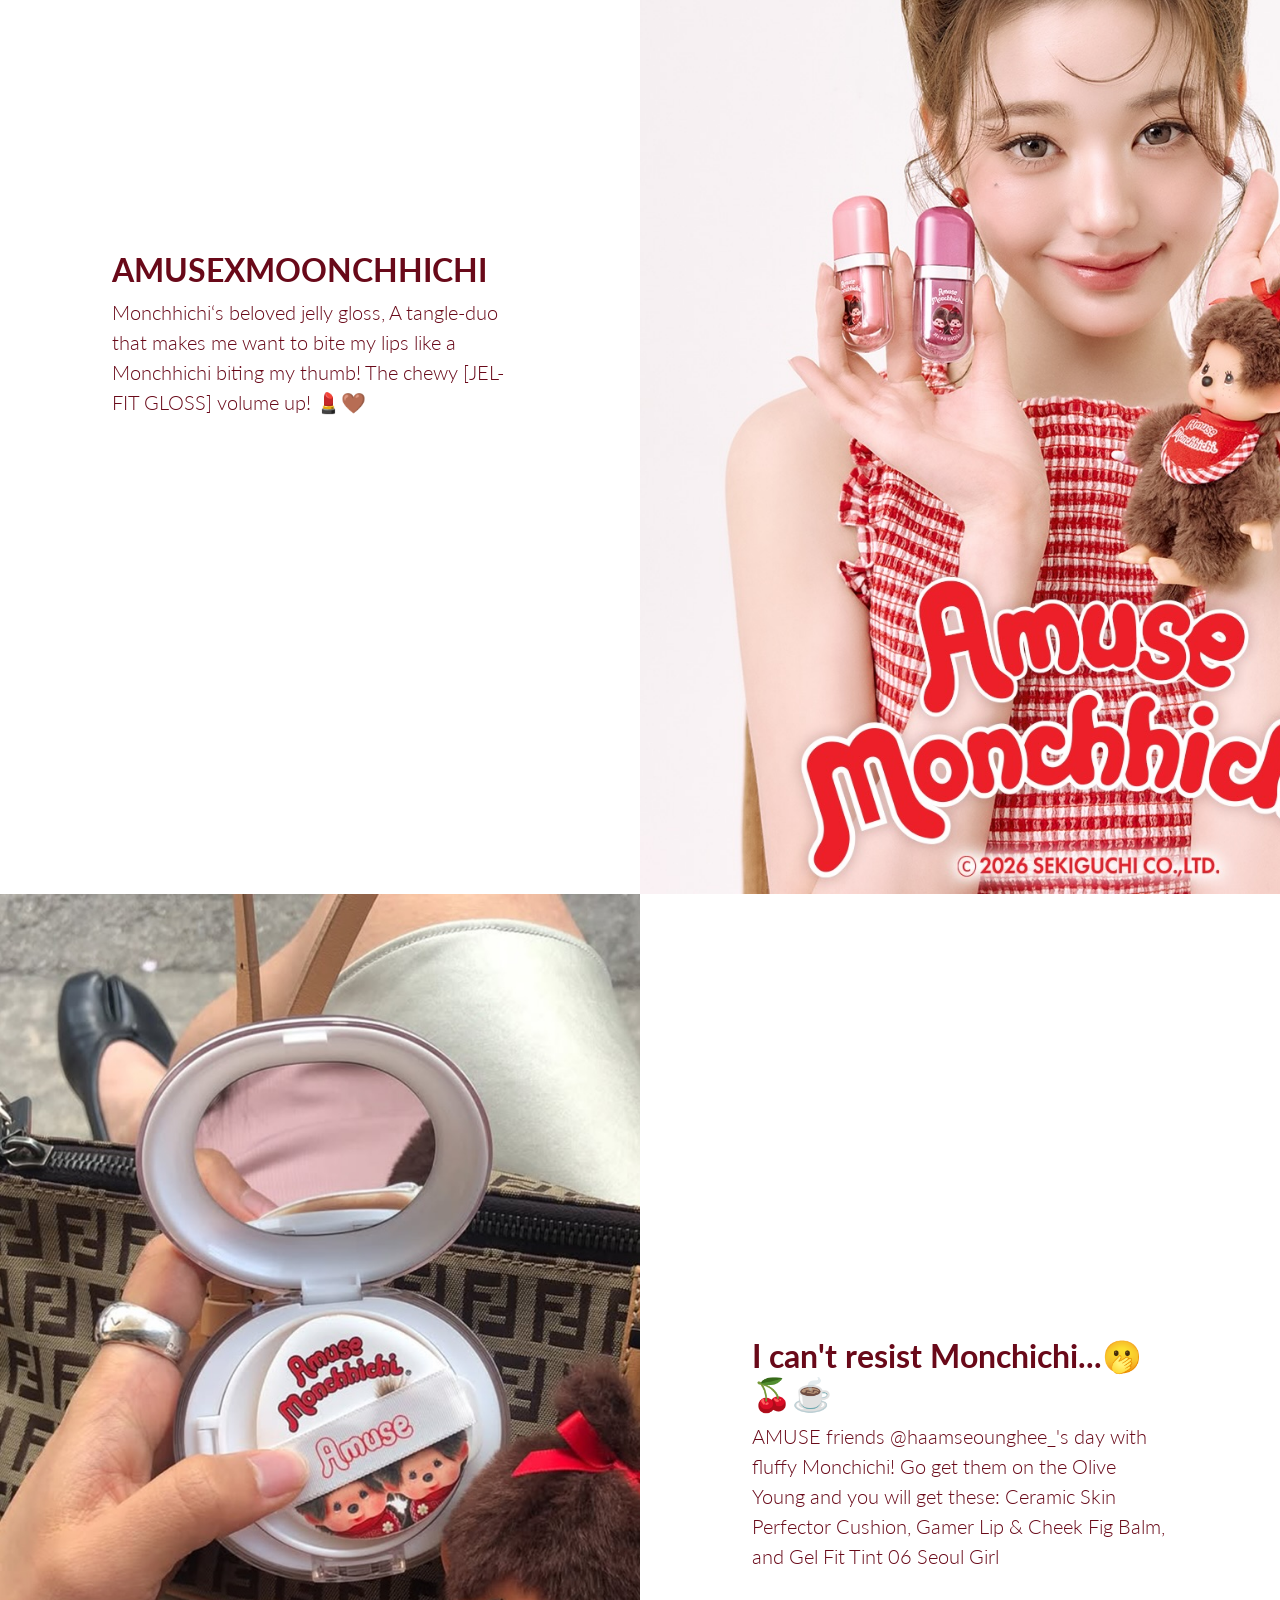
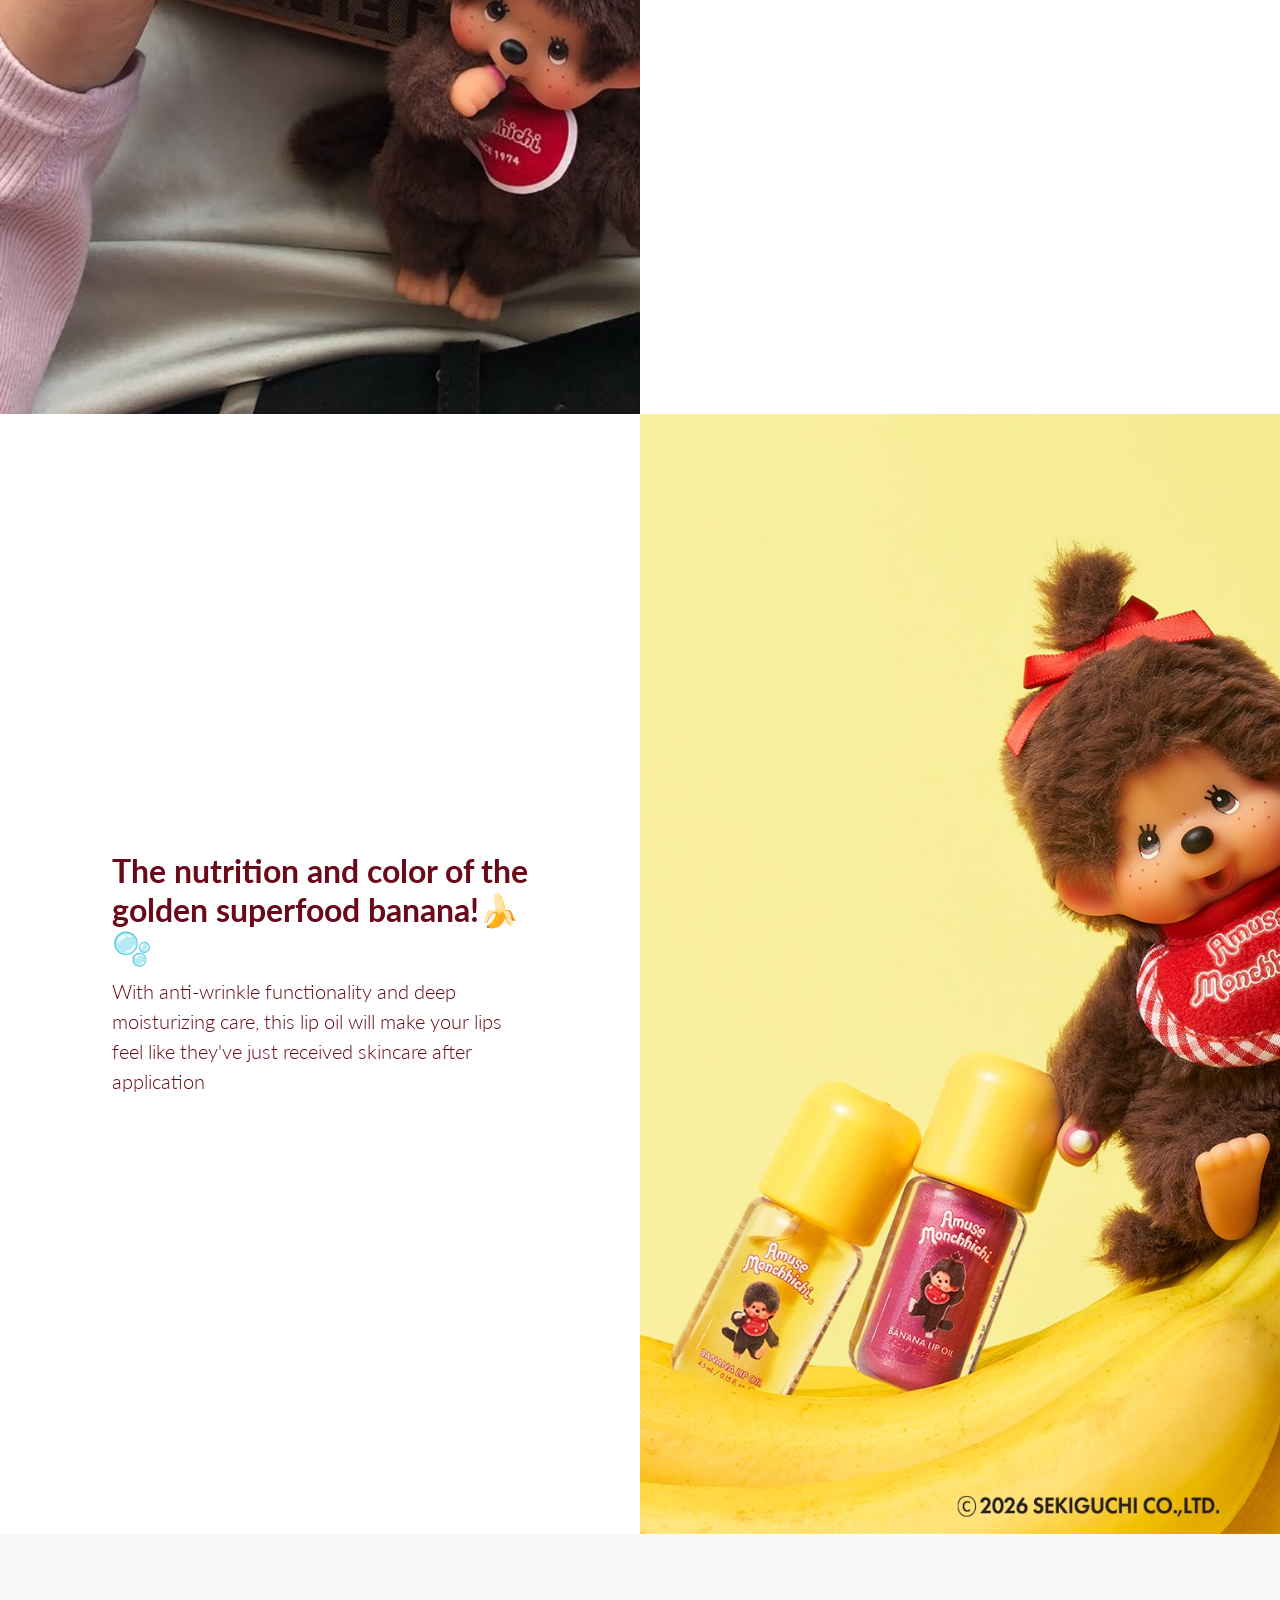
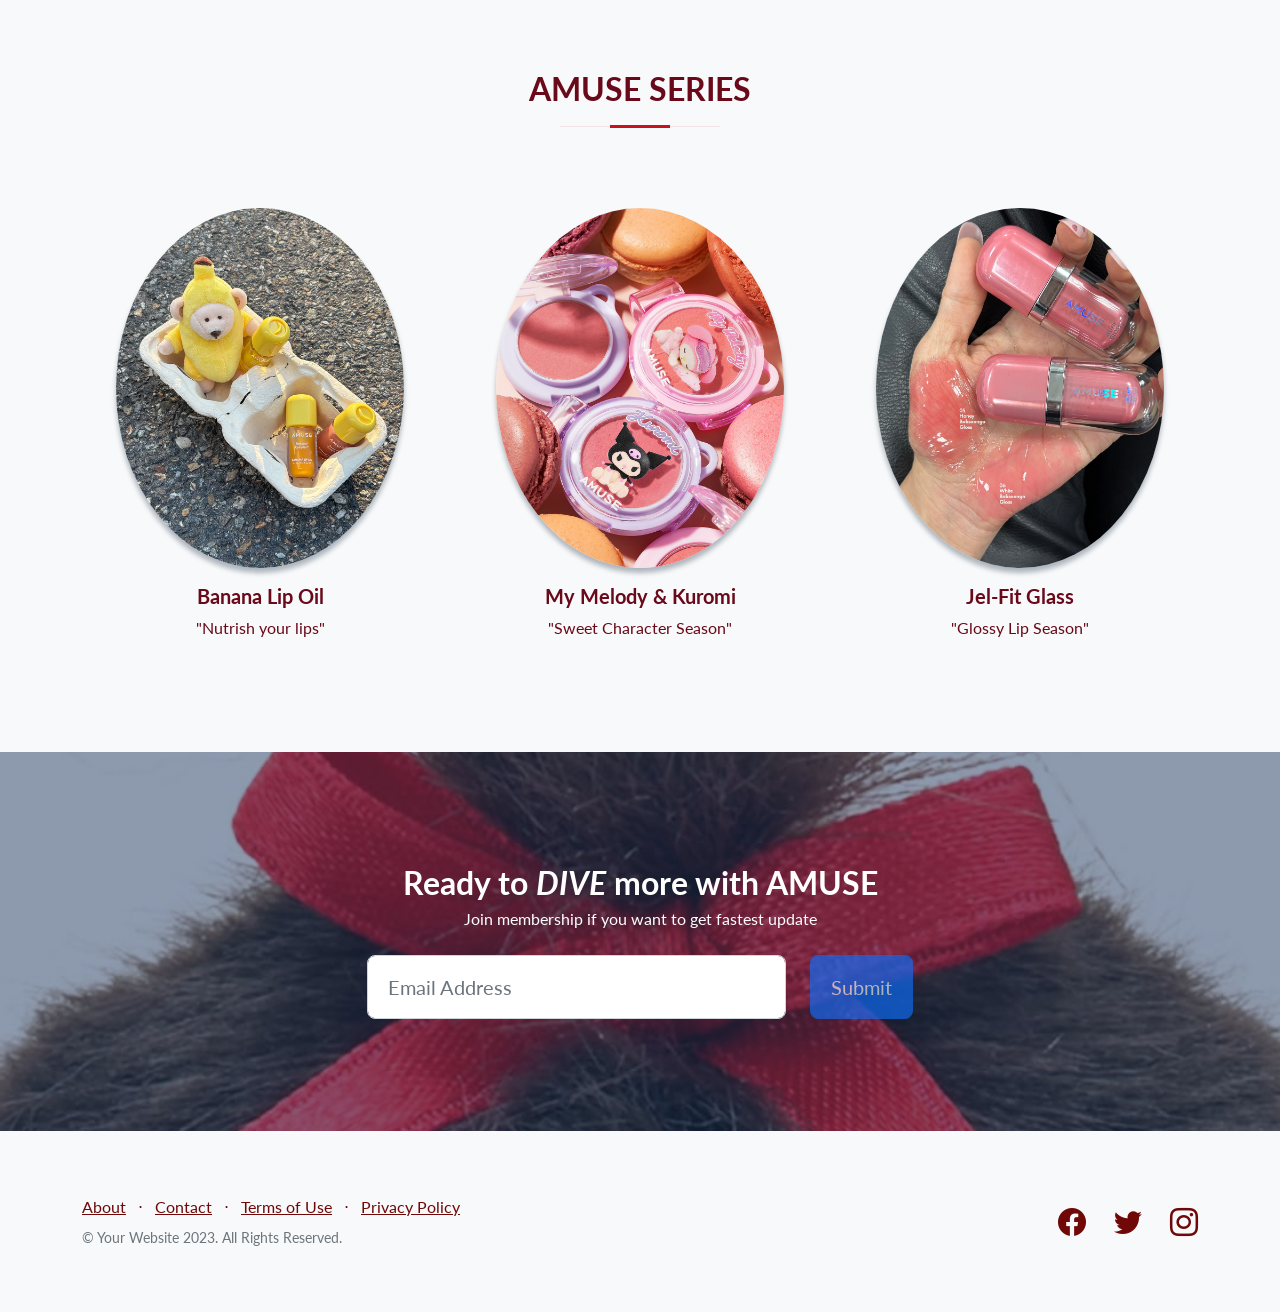
<file: Template-ETS/5026241125.html>
<!DOCTYPE html>
<html lang="en">

<head>
    <meta charset="utf-8" />
    <meta name="viewport" content="width=device-width, initial-scale=1, shrink-to-fit=no" />
    <meta name="description" content="" />
    <meta name="author" content="" />
    <title>Amuse</title>
    <!-- Favicon-->
    <link rel="icon" type="image/x-icon" href="assets/favicon.ico" />
    <!-- Bootstrap icons-->
    <link href="https://cdn.jsdelivr.net/npm/bootstrap-icons@1.5.0/font/bootstrap-icons.css" rel="stylesheet"
        type="text/css" />
    <!-- Google fonts-->
    <link href="https://fonts.googleapis.com/css?family=Lato:300,400,700,300italic,400italic,700italic" rel="stylesheet"
        type="text/css" />
    <!-- Core theme CSS (includes Bootstrap)-->
    <link href="css/5026241125.css" rel="stylesheet" />
</head>

<body>
    <!-- Navigation-->
    <nav class="navbar navbar-light bg-light static-top">
        <div class="container">
            <a class="navbar-brand" href="#!"><b>AMUSE</b></a>
            <a class="btn btn-primary" href="#signup">Shop Now</a>
        </div>
    </nav>
    <!-- Masthead-->
    <header class="masthead">
        <div class="container position-relative">
            <div class="row justify-content-center">
                <div class="col-xl-6">
                    <div class="text-center text-white">
                        <!-- Page heading-->
                        <h1>Inspiration by Seoul Girl</h1>
                        <h2 class="mb-5">Healthier Skin + Vegan Makeup 🍑🫧</h2>
                        <!-- Signup form-->
                        <!-- * * * * * * * * * * * * * * *-->
                        <!-- * * SB Forms Contact Form * *-->
                        <!-- * * * * * * * * * * * * * * *-->
                        <!-- This form is pre-integrated with SB Forms.-->
                        <!-- To make this form functional, sign up at-->
                        <!-- https://startbootstrap.com/solution/contact-forms-->
                        <!-- to get an API token!-->
                    </div>
                </div>
            </div>
        </div>
    </header>

    <!-- Image Gallery-->

    <section class="gallery mt-4">
        <div class="container-fluid p-0">
            <div class="row g-0">
                <div class="col-lg-4 order-lg-2 text-white board-img"
                    style="background-image: url('assets/img/ETS/lip1.jpg')"></div>
                <div class="col-lg-4 order-lg-1 my-auto gallery-text">
                    <h2>AMUSE</h2>
                    <p class="lead mb-0">We came to share our glow, but you gave us so much more.</p>
                </div>
                <div class="col-lg-4 order-lg-2 text-white gallery-img"
                    style="background-image: url('assets/img/ETS/product1.jpg')"></div>
            </div>
            <div class="row g-0">
                <div class="col-lg-6 text-white gallery-img" style="background-image: url('assets/img/ETS/won-banana.jpg')">
                </div>
                <div class="col-lg-6 my-auto gallery-text">
                    <h2>𝟤𝟦/𝟩 ꜱᴏʟɪᴅ ᴘᴇʀꜰᴜᴍᴇ ʙᴀʀ​ Not a lipstick, your go-to daily perfume👕🩵</h2>
                    <p class="lead mb-0">The moment you slip on a white T-shirt dried in the sun—a clean, honest, and clear cotton scent to start your day.
                    </p>
                </div>
            </div>
            <div class="row g-0">
                <div class="col-lg-4 order-lg-2 text-white board-img"
                    style="background-image: url('assets/img/ETS/lip7.jpg')"></div>
                <div class="col-lg-4 order-lg-2 text-white gallery-img"
                    style="background-image: url('assets/img/ETS/parfume11.jpg')"></div>
                <div class="col-lg-4 order-lg-2 text-white gallery-img"
                    style="background-image: url('assets/img/ETS/mac.jpg')"></div>
            
            </div>
        </div>
    </section>

    <!-- Icons Grid-->

    <section class="features-icons bg-light text-center">
        <div class="container section-title" data-aos="fade-up">
            <h2>ABOUT AMUSE</h2>
        </div>
        <div class="container">
            <div class="row">
                <div class="col-lg-4">
                    <div class="features-icons-item mx-auto mb-5 mb-lg-0 mb-lg-3">
                        <div class="features-icons-icon d-flex"><i class="bi-window m-auto text-primary"></i></div>
                        <h3> Vegan & Wellness Beauty</h3>
                        <p class="lead mb-0">AMUSE creates clean, high-quality, and ethical beauty products with vegan
                            certification, designed to support healthier skin and everyday comfort.
                        </p>
                    </div>
                </div>
                <div class="col-lg-4">
                    <div class="features-icons-item mx-auto mb-5 mb-lg-0 mb-lg-3">
                        <div class="features-icons-icon d-flex"><i class="bi-layers m-auto text-primary"></i></div>
                        <h3>Sustainable Beauty Value</h3>
                        <p class="lead mb-0"> AMUSE continues to expand its vegan and wellness beauty values into
                            everyday
                            life while staying mindful of sustainability and the environment.
                        </p>
                    </div>
                </div>
                <div class="col-lg-4">
                    <div class="features-icons-item mx-auto mb-0 mb-lg-3">
                        <div class="features-icons-icon d-flex"><i class="bi-terminal m-auto text-primary"></i></div>
                        <h3>Inspired by Seoul Lifestyle</h3>
                        <p class="lead mb-0">AMUSE blends naturally into daily beauty routines and helps
                            everyone discover a refreshed version of themselves.
                        </p>
                    </div>
                </div>
            </div>
        </div>
    </section>


    <!-- Image Showcases-->

    <section class="showcase">
        <div class="container mt-4 section-title" data-aos="fade-up">
            <h2>NEWEST ARRIVAL</h2>
        </div>
        <div class="container-fluid p-0">
            <div class="row g-0">
                <div class="col-lg-6 order-lg-2 text-white showcase-img"
                    style="background-image: url('assets/img/ETS/won-moonchichi.jpg')"></div>
                <div class="col-lg-6 order-lg-1 my-auto showcase-text">
                    <h2>AMUSEXMOONCHHICHI</h2>
                    <p class="lead mb-0">Monchhichi‘s beloved jelly gloss, A tangle-duo that makes me want to bite my
                        lips like a Monchhichi biting my thumb!
                        The chewy [JEL-FIT GLOSS] volume up! 💄🤎</p>
                </div>
            </div>
            <div class="row g-0">
                <div class="col-lg-6 text-white showcase-img" style="background-image: url('assets/img/ETS/icon3.jpg')">
                </div>
                <div class="col-lg-6 my-auto showcase-text">
                    <h2>I can't resist Monchichi...🫢🍒☕️</h2>
                    <p class="lead mb-0">AMUSE friends @haamseounghee_'s day with fluffy Monchichi! Go get them on the
                        Olive Young and you will get these:
                        Ceramic Skin Perfector Cushion, Gamer Lip & Cheek Fig Balm, and Gel Fit Tint 06 Seoul Girl</ul>
                    </p>
                </div>
            </div>
            <div class="row g-0">
                <div class="col-lg-6 order-lg-2 text-white showcase-img"
                    style="background-image: url('assets/img/ETS/product2.jpg')"></div>
                <div class="col-lg-6 order-lg-1 my-auto showcase-text">
                    <h2>The nutrition and color of the golden superfood banana!🍌🫧</h2>
                    <p class="lead mb-0">With anti-wrinkle functionality and deep moisturizing care, this lip oil will
                        make your lips feel like they've just received skincare after application</p>
                </div>
            </div>
        </div>
    </section>


    <!-- Testimonials-->
    <section class="testimonials text-center bg-light">
        <div class="container">
            <div class="container mt-4 section-title" data-aos="fade-up">
                <h2>AMUSE SERIES</h2>
            </div>
            <div class="row">
                <div class="col-lg-4">
                    <div class="testimonial-item mx-auto mb-5 mb-lg-0">
                        <img class="img-fluid rounded-circle mb-3" src="assets/img/ETS/icon2.jpg" alt="..." />
                        <h5>Banana Lip Oil</h5>
                        <p class="font-weight-light mb-0">"Nutrish your lips"</p>
                    </div>
                </div>
                <div class="col-lg-4">
                    <div class="testimonial-item mx-auto mb-5 mb-lg-0">
                        <img class="img-fluid rounded-circle mb-3" src="assets/img/ETS/kuromi.jpg" alt="..." />
                        <h5>My Melody & Kuromi</h5>
                        <p class="font-weight-light mb-0">"Sweet Character Season"</p>
                    </div>
                </div>
                <div class="col-lg-4">
                    <div class="testimonial-item mx-auto mb-5 mb-lg-0">
                        <img class="img-fluid rounded-circle mb-3" src="assets/img/ETS/jelfit.jpg" alt="..." />
                        <h5>Jel-Fit Glass</h5>
                        <p class="font-weight-light mb-0">"Glossy Lip Season"</p>
                    </div>
                </div>
            </div>
        </div>
    </section>

    <!-- Call to Action-->
    <section class="call-to-action text-white text-center" id="signup">
        <div class="container position-relative">
            <div class="row justify-content-center">
                <div class="col-xl-6">
                    <h2 class="mb-1">Ready to <i>DIVE</i> more with AMUSE</h2>
                    <p class="mb-4">Join membership if you want to get fastest update</p>
                    <!-- Signup form-->
                    <!-- * * * * * * * * * * * * * * *-->
                    <!-- * * SB Forms Contact Form * *-->
                    <!-- * * * * * * * * * * * * * * *-->
                    <!-- This form is pre-integrated with SB Forms.-->
                    <!-- To make this form functional, sign up at-->
                    <!-- https://startbootstrap.com/solution/contact-forms-->
                    <!-- to get an API token!-->
                    <form class="form-subscribe" id="contactFormFooter" data-sb-form-api-token="API_TOKEN">
                        <!-- Email address input-->
                        <div class="row">
                            <div class="col">
                                <input class="form-control form-control-lg" id="emailAddressBelow" type="email"
                                    placeholder="Email Address" data-sb-validations="required,email" />
                                <div class="invalid-feedback text-white" data-sb-feedback="emailAddressBelow:required">
                                    Email Address is required.</div>
                                <div class="invalid-feedback text-white" data-sb-feedback="emailAddressBelow:email">
                                    Email Address Email is not valid.</div>
                            </div>
                            <div class="col-auto"><button class="btn btn-primary btn-lg disabled" id="submitButton"
                                    type="submit">Submit</button></div>
                        </div>
                        <!-- Submit success message-->
                        <!---->
                        <!-- This is what your users will see when the form-->
                        <!-- has successfully submitted-->
                        <div class="d-none" id="submitSuccessMessage">
                            <div class="text-center mb-3">
                                <div class="fw-bolder">Form submission successful!</div>
                                <p>To activate this form, sign up at</p>
                                <a class="text-white"
                                    href="https://startbootstrap.com/solution/contact-forms">https://startbootstrap.com/solution/contact-forms</a>
                            </div>
                        </div>
                        <!-- Submit error message-->
                        <!---->
                        <!-- This is what your users will see when there is-->
                        <!-- an error submitting the form-->
                        <div class="d-none" id="submitErrorMessage">
                            <div class="text-center text-danger mb-3">Error sending message!</div>
                        </div>
                    </form>
                </div>
            </div>
        </div>
    </section>
    <!-- Footer-->
    <footer class="footer bg-light">
        <div class="container">
            <div class="row">
                <div class="col-lg-6 h-100 text-center text-lg-start my-auto">
                    <ul class="list-inline mb-2">
                        <li class="list-inline-item"><a href="#!">About</a></li>
                        <li class="list-inline-item">⋅</li>
                        <li class="list-inline-item"><a href="#!">Contact</a></li>
                        <li class="list-inline-item">⋅</li>
                        <li class="list-inline-item"><a href="#!">Terms of Use</a></li>
                        <li class="list-inline-item">⋅</li>
                        <li class="list-inline-item"><a href="#!">Privacy Policy</a></li>
                    </ul>
                    <p class="text-muted small mb-4 mb-lg-0">&copy; Your Website 2023. All Rights Reserved.</p>
                </div>
                <div class="col-lg-6 h-100 text-center text-lg-end my-auto">
                    <ul class="list-inline mb-0">
                        <li class="list-inline-item me-4">
                            <a href="#!"><i class="bi-facebook fs-3"></i></a>
                        </li>
                        <li class="list-inline-item me-4">
                            <a href="#!"><i class="bi-twitter fs-3"></i></a>
                        </li>
                        <li class="list-inline-item">
                            <a href="#!"><i class="bi-instagram fs-3"></i></a>
                        </li>
                    </ul>
                </div>
            </div>
        </div>
    </footer>
    <!-- Bootstrap core JS-->
    <script src="https://cdn.jsdelivr.net/npm/bootstrap@5.2.3/dist/js/bootstrap.bundle.min.js"></script>
    <!-- Core theme JS-->
    <script src="js/scripts.js"></script>
    <!-- * * * * * * * * * * * * * * * * * * * * * * * * * * * * * * * * * * * * * * * *-->
    <!-- * *                               SB Forms JS                               * *-->
    <!-- * * Activate your form at https://startbootstrap.com/solution/contact-forms * *-->
    <!-- * * * * * * * * * * * * * * * * * * * * * * * * * * * * * * * * * * * * * * * *-->
    <script src="https://cdn.startbootstrap.com/sb-forms-latest.js"></script>
</body>

</html>
</file>
<file: assets/css/main.css>
/**
* Template Name: Arsha
* Template URL: https://bootstrapmade.com/arsha-free-bootstrap-html-template-corporate/
* Updated: Feb 22 2025 with Bootstrap v5.3.3
* Author: BootstrapMade.com
* License: https://bootstrapmade.com/license/
*/

/*--------------------------------------------------------------
# Font & Color Variables
# Help: https://bootstrapmade.com/color-system/
--------------------------------------------------------------*/
/* Fonts */
:root {
  --default-font: "Open Sans",  system-ui, -apple-system, "Segoe UI", Roboto, "Helvetica Neue", Arial, "Noto Sans", "Liberation Sans", sans-serif, "Apple Color Emoji", "Segoe UI Emoji", "Segoe UI Symbol", "Noto Color Emoji";
  --heading-font: "Jost",  sans-serif;
  --nav-font: "Poppins",  sans-serif;
}

/* Global Colors - The following color variables are used throughout the website. Updating them here will change the color scheme of the entire website */
:root { 
  --background-color: #ffffff; /* Background color for the entire website, including individual sections */
  --default-color: #444444; /* Default color used for the majority of the text content across the entire website */
  --heading-color: #37517e; /* Color for headings, subheadings and title throughout the website */
  --accent-color: #47b2e4; /* Accent color that represents your brand on the website. It's used for buttons, links, and other elements that need to stand out */
  --surface-color: #ffffff; /* The surface color is used as a background of boxed elements within sections, such as cards, icon boxes, or other elements that require a visual separation from the global background. */
  --contrast-color: #ffffff; /* Contrast color for text, ensuring readability against backgrounds of accent, heading, or default colors. */
}

/* Nav Menu Colors - The following color variables are used specifically for the navigation menu. They are separate from the global colors to allow for more customization options */
:root {
  --nav-color: #ffffff;  /* The default color of the main navmenu links */
  --nav-hover-color: #47b2e4; /* Applied to main navmenu links when they are hovered over or active */
  --nav-mobile-background-color: #ffffff; /* Used as the background color for mobile navigation menu */
  --nav-dropdown-background-color: #ffffff; /* Used as the background color for dropdown items that appear when hovering over primary navigation items */
  --nav-dropdown-color: #444444; /* Used for navigation links of the dropdown items in the navigation menu. */
  --nav-dropdown-hover-color: #47b2e4; /* Similar to --nav-hover-color, this color is applied to dropdown navigation links when they are hovered over. */
}

/* Color Presets - These classes override global colors when applied to any section or element, providing reuse of the sam color scheme. */

.light-background {
  --background-color: #f5f6f8;
  --surface-color: #ffffff;
}

.dark-background {
  --background-color: #37517e;
  --default-color: #ffffff;
  --heading-color: #ffffff;
  --surface-color: #4668a2;
  --contrast-color: #ffffff;
}

/* Smooth scroll */
:root {
  scroll-behavior: smooth;
}

/*--------------------------------------------------------------
# General Styling & Shared Classes
--------------------------------------------------------------*/
body {
  color: var(--default-color);
  background-color: var(--background-color);
  font-family: var(--default-font);
}

a {
  color: var(--accent-color);
  text-decoration: none;
  transition: 0.3s;
}

a:hover {
  color: color-mix(in srgb, var(--accent-color), transparent 25%);
  text-decoration: none;
}

h1,
h2,
h3,
h4,
h5,
h6 {
  color: var(--heading-color);
  font-family: var(--heading-font);
}

/* PHP Email Form Messages
------------------------------*/
.php-email-form .error-message {
  display: none;
  background: #df1529;
  color: #ffffff;
  text-align: left;
  padding: 15px;
  margin-bottom: 24px;
  font-weight: 600;
}

.php-email-form .sent-message {
  display: none;
  color: #ffffff;
  background: #059652;
  text-align: center;
  padding: 15px;
  margin-bottom: 24px;
  font-weight: 600;
}

.php-email-form .loading {
  display: none;
  background: var(--surface-color);
  text-align: center;
  padding: 15px;
  margin-bottom: 24px;
}

.php-email-form .loading:before {
  content: "";
  display: inline-block;
  border-radius: 50%;
  width: 24px;
  height: 24px;
  margin: 0 10px -6px 0;
  border: 3px solid var(--accent-color);
  border-top-color: var(--surface-color);
  animation: php-email-form-loading 1s linear infinite;
}

@keyframes php-email-form-loading {
  0% {
    transform: rotate(0deg);
  }

  100% {
    transform: rotate(360deg);
  }
}

/*--------------------------------------------------------------
# Global Header
--------------------------------------------------------------*/
.header {
  --background-color: #3d4d6a;
  --heading-color: #ffffff;
  color: var(--default-color);
  background-color: var(--background-color);
  padding: 15px 0;
  transition: all 0.5s;
  z-index: 997;
}

.header .logo {
  line-height: 1;
}

.header .logo img {
  max-height: 36px;
  margin-right: 8px;
}

.header .logo h1 {
  font-size: 30px;
  margin: 0;
  font-weight: 500;
  color: var(--heading-color);
  letter-spacing: 2px;
  text-transform: uppercase;
}

.header .btn-getstarted,
.header .btn-getstarted:focus {
  color: var(--contrast-color);
  background: var(--accent-color);
  font-size: 14px;
  padding: 8px 25px;
  margin: 0 0 0 30px;
  border-radius: 50px;
  transition: 0.3s;
}

.header .btn-getstarted:hover,
.header .btn-getstarted:focus:hover {
  color: var(--contrast-color);
  background: color-mix(in srgb, var(--accent-color), transparent 15%);
}

@media (max-width: 1200px) {
  .header .logo {
    order: 1;
  }

  .header .btn-getstarted {
    order: 2;
    margin: 0 15px 0 0;
    padding: 6px 15px;
  }

  .header .navmenu {
    order: 3;
  }
}

/* Index Page Header
------------------------------*/
.index-page .header {
  --background-color: rgba(255, 255, 255, 0);
  --heading-color: #ffffff;
  --nav-color: #ffffff;
}

/* Index Page Header on Scroll
------------------------------*/
.index-page.scrolled .header {
  --background-color: rgba(40, 58, 90, 0.9);
}

/*--------------------------------------------------------------
# Navigation Menu
--------------------------------------------------------------*/
/* Desktop Navigation */
@media (min-width: 1200px) {
  .navmenu {
    padding: 0;
  }

  .navmenu ul {
    margin: 0;
    padding: 0;
    display: flex;
    list-style: none;
    align-items: center;
  }

  .navmenu li {
    position: relative;
  }

  .navmenu a,
  .navmenu a:focus {
    color: var(--nav-color);
    padding: 18px 15px;
    font-size: 15px;
    font-family: var(--nav-font);
    font-weight: 400;
    display: flex;
    align-items: center;
    justify-content: space-between;
    white-space: nowrap;
    transition: 0.3s;
  }

  .navmenu a i,
  .navmenu a:focus i {
    font-size: 12px;
    line-height: 0;
    margin-left: 5px;
    transition: 0.3s;
  }

  .navmenu li:last-child a {
    padding-right: 0;
  }

  .navmenu li:hover>a,
  .navmenu .active,
  .navmenu .active:focus {
    color: var(--nav-hover-color);
  }

  .navmenu .dropdown ul {
    margin: 0;
    padding: 10px 0;
    background: var(--nav-dropdown-background-color);
    display: block;
    position: absolute;
    visibility: hidden;
    left: 14px;
    top: 130%;
    opacity: 0;
    transition: 0.3s;
    border-radius: 4px;
    z-index: 99;
    box-shadow: 0px 0px 30px rgba(0, 0, 0, 0.1);
  }

  .navmenu .dropdown ul li {
    min-width: 200px;
  }

  .navmenu .dropdown ul a {
    padding: 10px 20px;
    font-size: 15px;
    text-transform: none;
    color: var(--nav-dropdown-color);
  }

  .navmenu .dropdown ul a i {
    font-size: 12px;
  }

  .navmenu .dropdown ul a:hover,
  .navmenu .dropdown ul .active:hover,
  .navmenu .dropdown ul li:hover>a {
    color: var(--nav-dropdown-hover-color);
  }

  .navmenu .dropdown:hover>ul {
    opacity: 1;
    top: 100%;
    visibility: visible;
  }

  .navmenu .dropdown .dropdown ul {
    top: 0;
    left: -90%;
    visibility: hidden;
  }

  .navmenu .dropdown .dropdown:hover>ul {
    opacity: 1;
    top: 0;
    left: -100%;
    visibility: visible;
  }

  .navmenu .megamenu {
    position: static;
  }

  .navmenu .megamenu ul {
    margin: 0;
    padding: 10px;
    background: var(--nav-dropdown-background-color);
    box-shadow: 0px 0px 20px rgba(0, 0, 0, 0.1);
    position: absolute;
    top: 130%;
    left: 0;
    right: 0;
    visibility: hidden;
    opacity: 0;
    display: flex;
    transition: 0.3s;
    border-radius: 4px;
    z-index: 99;
  }

  .navmenu .megamenu ul li {
    flex: 1;
  }

  .navmenu .megamenu ul li a,
  .navmenu .megamenu ul li:hover>a {
    padding: 10px 20px;
    font-size: 15px;
    color: var(--nav-dropdown-color);
  }

  .navmenu .megamenu ul li a:hover,
  .navmenu .megamenu ul li .active,
  .navmenu .megamenu ul li .active:hover {
    color: var(--nav-dropdown-hover-color);
  }

  .navmenu .megamenu:hover>ul {
    opacity: 1;
    top: 100%;
    visibility: visible;
  }

  .navmenu .dd-box-shadow {
    box-shadow: 0px 0px 30px rgba(0, 0, 0, 0.1);
  }
}

/* Mobile Navigation */
@media (max-width: 1199px) {
  .mobile-nav-toggle {
    color: var(--nav-color);
    font-size: 28px;
    line-height: 0;
    margin-right: 10px;
    cursor: pointer;
    transition: color 0.3s;
  }

  .navmenu {
    padding: 0;
    z-index: 9997;
  }

  .navmenu ul {
    display: none;
    list-style: none;
    position: absolute;
    inset: 60px 20px 20px 20px;
    padding: 10px 0;
    margin: 0;
    border-radius: 6px;
    background-color: var(--nav-mobile-background-color);
    overflow-y: auto;
    transition: 0.3s;
    z-index: 9998;
    box-shadow: 0px 0px 30px rgba(0, 0, 0, 0.1);
  }

  .navmenu a,
  .navmenu a:focus {
    color: var(--nav-dropdown-color);
    padding: 10px 20px;
    font-family: var(--nav-font);
    font-size: 17px;
    font-weight: 500;
    display: flex;
    align-items: center;
    justify-content: space-between;
    white-space: nowrap;
    transition: 0.3s;
  }

  .navmenu a i,
  .navmenu a:focus i {
    font-size: 12px;
    line-height: 0;
    margin-left: 5px;
    width: 30px;
    height: 30px;
    display: flex;
    align-items: center;
    justify-content: center;
    border-radius: 50%;
    transition: 0.3s;
    background-color: color-mix(in srgb, var(--accent-color), transparent 90%);
  }

  .navmenu a i:hover,
  .navmenu a:focus i:hover {
    background-color: var(--accent-color);
    color: var(--contrast-color);
  }

  .navmenu a:hover,
  .navmenu .active,
  .navmenu .active:focus {
    color: var(--nav-dropdown-hover-color);
  }

  .navmenu .active i,
  .navmenu .active:focus i {
    background-color: var(--accent-color);
    color: var(--contrast-color);
    transform: rotate(180deg);
  }

  .navmenu .dropdown ul {
    position: static;
    display: none;
    z-index: 99;
    padding: 10px 0;
    margin: 10px 20px;
    background-color: var(--nav-dropdown-background-color);
    border: 1px solid color-mix(in srgb, var(--default-color), transparent 90%);
    box-shadow: none;
    transition: all 0.5s ease-in-out;
  }

  .navmenu .dropdown ul ul {
    background-color: rgba(33, 37, 41, 0.1);
  }

  .navmenu .dropdown>.dropdown-active {
    display: block;
    background-color: rgba(33, 37, 41, 0.03);
  }

  .mobile-nav-active {
    overflow: hidden;
  }

  .mobile-nav-active .mobile-nav-toggle {
    color: #fff;
    position: absolute;
    font-size: 32px;
    top: 15px;
    right: 15px;
    margin-right: 0;
    z-index: 9999;
  }

  .mobile-nav-active .navmenu {
    position: fixed;
    overflow: hidden;
    inset: 0;
    background: rgba(33, 37, 41, 0.8);
    transition: 0.3s;
  }

  .mobile-nav-active .navmenu>ul {
    display: block;
  }
}

/*--------------------------------------------------------------
# Global Footer
--------------------------------------------------------------*/
.footer {
  color: var(--default-color);
  background-color: var(--background-color);
  font-size: 14px;
  padding-bottom: 50px;
  position: relative;
}

.footer .footer-newsletter {
  background-color: color-mix(in srgb, var(--heading-color), transparent 95%);
  padding: 50px 0;
}

.footer .footer-newsletter h4 {
  font-size: 24px;
}

.footer .footer-newsletter .newsletter-form {
  margin-top: 30px;
  margin-bottom: 15px;
  padding: 6px 8px;
  position: relative;
  background-color: color-mix(in srgb, var(--background-color), transparent 50%);
  border: 1px solid color-mix(in srgb, var(--default-color), transparent 90%);
  box-shadow: 0px 2px 25px rgba(0, 0, 0, 0.1);
  display: flex;
  transition: 0.3s;
  border-radius: 50px;
}

.footer .footer-newsletter .newsletter-form:focus-within {
  border-color: var(--accent-color);
}

.footer .footer-newsletter .newsletter-form input[type=email] {
  border: 0;
  padding: 4px;
  width: 100%;
  background-color: color-mix(in srgb, var(--background-color), transparent 50%);
  color: var(--default-color);
}

.footer .footer-newsletter .newsletter-form input[type=email]:focus-visible {
  outline: none;
}

.footer .footer-newsletter .newsletter-form input[type=submit] {
  border: 0;
  font-size: 16px;
  padding: 0 20px;
  margin: -7px -8px -7px 0;
  background: var(--accent-color);
  color: var(--contrast-color);
  transition: 0.3s;
  border-radius: 50px;
}

.footer .footer-newsletter .newsletter-form input[type=submit]:hover {
  background: color-mix(in srgb, var(--accent-color), transparent 20%);
}

.footer .footer-top {
  padding-top: 50px;
}

.footer .social-links a {
  display: flex;
  align-items: center;
  justify-content: center;
  width: 40px;
  height: 40px;
  border-radius: 50%;
  border: 1px solid color-mix(in srgb, var(--default-color), transparent 50%);
  font-size: 16px;
  color: color-mix(in srgb, var(--default-color), transparent 20%);
  margin-right: 10px;
  transition: 0.3s;
}

.footer .social-links a:hover {
  color: var(--accent-color);
  border-color: var(--accent-color);
}

.footer h4 {
  font-size: 16px;
  font-weight: bold;
  position: relative;
  padding-bottom: 12px;
}

.footer .footer-links {
  margin-bottom: 30px;
}

.footer .footer-links ul {
  list-style: none;
  padding: 0;
  margin: 0;
}

.footer .footer-links ul i {
  margin-right: 3px;
  font-size: 12px;
  line-height: 0;
  color: var(--accent-color);
}

.footer .footer-links ul li {
  padding: 10px 0;
  display: flex;
  align-items: center;
}

.footer .footer-links ul li:first-child {
  padding-top: 0;
}

.footer .footer-links ul a {
  display: inline-block;
  color: color-mix(in srgb, var(--default-color), transparent 20%);
  line-height: 1;
}

.footer .footer-links ul a:hover {
  color: var(--accent-color);
}

.footer .footer-about a {
  color: var(--heading-color);
  font-size: 28px;
  font-weight: 600;
  text-transform: uppercase;
  font-family: var(--heading-font);
}

.footer .footer-contact p {
  margin-bottom: 5px;
}

.footer .copyright {
  padding-top: 25px;
  padding-bottom: 25px;
  border-top: 1px solid color-mix(in srgb, var(--default-color), transparent 90%);
}

.footer .copyright p {
  margin-bottom: 0;
}

.footer .credits {
  margin-top: 6px;
  font-size: 13px;
}

/*--------------------------------------------------------------
# Preloader
--------------------------------------------------------------*/
#preloader {
  position: fixed;
  inset: 0;
  z-index: 999999;
  overflow: hidden;
  background: var(--background-color);
  transition: all 0.6s ease-out;
}

#preloader:before {
  content: "";
  position: fixed;
  top: calc(50% - 30px);
  left: calc(50% - 30px);
  border: 6px solid #ffffff;
  border-color: var(--accent-color) transparent var(--accent-color) transparent;
  border-radius: 50%;
  width: 60px;
  height: 60px;
  animation: animate-preloader 1.5s linear infinite;
}

@keyframes animate-preloader {
  0% {
    transform: rotate(0deg);
  }

  100% {
    transform: rotate(360deg);
  }
}

/*--------------------------------------------------------------
# Scroll Top Button
--------------------------------------------------------------*/
.scroll-top {
  position: fixed;
  visibility: hidden;
  opacity: 0;
  right: 15px;
  bottom: -15px;
  z-index: 99999;
  background-color: var(--accent-color);
  width: 44px;
  height: 44px;
  border-radius: 50px;
  transition: all 0.4s;
}

.scroll-top i {
  font-size: 24px;
  color: var(--contrast-color);
  line-height: 0;
}

.scroll-top:hover {
  background-color: color-mix(in srgb, var(--accent-color), transparent 20%);
  color: var(--contrast-color);
}

.scroll-top.active {
  visibility: visible;
  opacity: 1;
  bottom: 15px;
}

/*--------------------------------------------------------------
# Disable aos animation delay on mobile devices
--------------------------------------------------------------*/
@media screen and (max-width: 768px) {
  [data-aos-delay] {
    transition-delay: 0 !important;
  }
}

/*--------------------------------------------------------------
# Global Page Titles & Breadcrumbs
--------------------------------------------------------------*/
.page-title {
  --background-color: color-mix(in srgb, var(--default-color), transparent 96%);
  color: var(--default-color);
  background-color: var(--background-color);
  padding: 20px 0;
  position: relative;
}

.page-title h1 {
  font-size: 28px;
  font-weight: 700;
  margin: 0;
}

.page-title .breadcrumbs ol {
  display: flex;
  flex-wrap: wrap;
  list-style: none;
  padding: 0 0 10px 0;
  margin: 0;
  font-size: 14px;
}

.page-title .breadcrumbs ol li+li {
  padding-left: 10px;
}

.page-title .breadcrumbs ol li+li::before {
  content: "/";
  display: inline-block;
  padding-right: 10px;
  color: color-mix(in srgb, var(--default-color), transparent 70%);
}

/*--------------------------------------------------------------
# Global Sections
--------------------------------------------------------------*/
section,
.section {
  color: var(--default-color);
  background-color: var(--background-color);
  padding: 60px 0;
  scroll-margin-top: 88px;
  overflow: clip;
}

@media (max-width: 1199px) {

  section,
  .section {
    scroll-margin-top: 66px;
  }
}

/*--------------------------------------------------------------
# Global Section Titles
--------------------------------------------------------------*/
.section-title {
  text-align: center;
  padding-bottom: 60px;
  position: relative;
}

.section-title h2 {
  font-size: 32px;
  font-weight: 700;
  margin-bottom: 20px;
  padding-bottom: 20px;
  text-transform: uppercase;
  position: relative;
}

.section-title h2:before {
  content: "";
  position: absolute;
  display: block;
  width: 160px;
  height: 1px;
  background: color-mix(in srgb, var(--default-color), transparent 60%);
  left: 0;
  right: 0;
  bottom: 1px;
  margin: auto;
}

.section-title h2::after {
  content: "";
  position: absolute;
  display: block;
  width: 60px;
  height: 3px;
  background: var(--accent-color);
  left: 0;
  right: 0;
  bottom: 0;
  margin: auto;
}

.section-title p {
  margin-bottom: 0;
}

/*--------------------------------------------------------------
# Hero Section
--------------------------------------------------------------*/
.hero {
  width: 100%;
  min-height: 80vh;
  position: relative;
  padding: 120px 0 60px 0;
  display: flex;
  align-items: center;
}

.hero h1 {
  margin: 0;
  font-size: 48px;
  font-weight: 700;
  line-height: 56px;
}

.hero p {
  color: color-mix(in srgb, var(--default-color), transparent 30%);
  margin: 5px 0 30px 0;
  font-size: 22px;
  line-height: 1.3;
  font-weight: 600;
}

.hero .btn-get-started {
  color: var(--contrast-color);
  background: var(--accent-color);
  font-family: var(--heading-font);
  font-weight: 500;
  font-size: 15px;
  letter-spacing: 1px;
  display: inline-block;
  padding: 10px 28px 12px 28px;
  border-radius: 50px;
  transition: 0.5s;
}

.hero .btn-get-started:hover {
  color: var(--contrast-color);
  background: color-mix(in srgb, var(--accent-color), transparent 15%);
}

.hero .btn-watch-video {
  font-size: 16px;
  transition: 0.5s;
  margin-left: 25px;
  color: var(--default-color);
  font-weight: 600;
}

.hero .btn-watch-video i {
  color: var(--contrast-color);
  font-size: 32px;
  transition: 0.3s;
  line-height: 0;
  margin-right: 8px;
}

.hero .btn-watch-video:hover {
  color: var(--accent-color);
}

.hero .btn-watch-video:hover i {
  color: color-mix(in srgb, var(--accent-color), transparent 15%);
}

.hero .animated {
  animation: up-down 2s ease-in-out infinite alternate-reverse both;
}

@media (max-width: 640px) {
  .hero h1 {
    font-size: 28px;
    line-height: 36px;
  }

  .hero p {
    font-size: 18px;
    line-height: 24px;
    margin-bottom: 30px;
  }

  .hero .btn-get-started,
  .hero .btn-watch-video {
    font-size: 13px;
  }
}

@keyframes up-down {
  0% {
    transform: translateY(10px);
  }

  100% {
    transform: translateY(-10px);
  }
}

/*--------------------------------------------------------------
# Clients Section
--------------------------------------------------------------*/
.clients {
  padding: 12px 0;
}

.clients .swiper {
  padding: 10px 0;
}

.clients .swiper-wrapper {
  height: auto;
}

.clients .swiper-slide img {
  transition: 0.3s;
  padding: 0 10px;
}

.clients .swiper-slide img:hover {
  transform: scale(1.1);
}

/*--------------------------------------------------------------
# About Section
--------------------------------------------------------------*/
.about ul {
  list-style: none;
  padding: 0;
}

.about ul li {
  padding-bottom: 5px;
  display: flex;
  align-items: center;
}

.about ul i {
  font-size: 20px;
  padding-right: 4px;
  color: var(--accent-color);
}

.about .read-more {
  color: var(--accent-color);
  font-family: var(--heading-font);
  font-weight: 500;
  font-size: 16px;
  letter-spacing: 1px;
  padding: 8px 28px;
  border-radius: 5px;
  transition: 0.3s;
  display: inline-flex;
  align-items: center;
  justify-content: center;
  border: 2px solid var(--accent-color);
}

.about .read-more i {
  font-size: 18px;
  margin-left: 5px;
  line-height: 0;
  transition: 0.3s;
}

.about .read-more:hover {
  background: var(--accent-color);
  color: var(--contrast-color);
}

.about .read-more:hover i {
  transform: translate(5px, 0);
}

/*--------------------------------------------------------------
# Why Us Section
--------------------------------------------------------------*/
.why-us {
  padding: 30px 0;
}

.why-us .content h3 {
  font-weight: 400;
  font-size: 34px;
}

.why-us .content p {
  color: color-mix(in srgb, var(--default-color), transparent 30%);
}

.why-us .faq-container .faq-item {
  background-color: var(--surface-color);
  position: relative;
  padding: 20px;
  margin-bottom: 20px;
  box-shadow: 0px 5px 25px 0px rgba(0, 0, 0, 0.1);
  overflow: hidden;
}

.why-us .faq-container .faq-item:last-child {
  margin-bottom: 0;
}

.why-us .faq-container .faq-item h3 {
  font-weight: 500;
  font-size: 17px;
  line-height: 24px;
  margin: 0 30px 0 0;
  transition: 0.3s;
  cursor: pointer;
}

.why-us .faq-container .faq-item h3 span {
  color: var(--accent-color);
  padding-right: 5px;
  font-weight: 600;
}

.why-us .faq-container .faq-item h3:hover {
  color: var(--accent-color);
}

.why-us .faq-container .faq-item .faq-content {
  display: grid;
  grid-template-rows: 0fr;
  transition: 0.3s ease-in-out;
  visibility: hidden;
  opacity: 0;
}

.why-us .faq-container .faq-item .faq-content p {
  margin-bottom: 0;
  overflow: hidden;
}

.why-us .faq-container .faq-item .faq-icon {
  position: absolute;
  top: 22px;
  left: 20px;
  font-size: 22px;
  line-height: 0;
  transition: 0.3s;
  color: var(--accent-color);
}

.why-us .faq-container .faq-item .faq-toggle {
  position: absolute;
  top: 20px;
  right: 20px;
  font-size: 16px;
  line-height: 0;
  transition: 0.3s;
  cursor: pointer;
}

.why-us .faq-container .faq-item .faq-toggle:hover {
  color: var(--accent-color);
}

.why-us .faq-container .faq-active h3 {
  color: var(--accent-color);
}

.why-us .faq-container .faq-active .faq-content {
  grid-template-rows: 1fr;
  visibility: visible;
  opacity: 1;
  padding-top: 10px;
}

.why-us .faq-container .faq-active .faq-toggle {
  transform: rotate(90deg);
  color: var(--accent-color);
}

.why-us .why-us-img {
  display: flex;
  align-items: center;
  justify-content: center;
}

.why-us .why-us-img img {
  max-height: 70%;
}

/*--------------------------------------------------------------
# Skills Section
--------------------------------------------------------------*/
.skills .content h3 {
  font-size: 2rem;
  font-weight: 700;
}

.skills .content p {
  color: color-mix(in srgb, var(--default-color), transparent 30%);
}

.skills .content p:last-child {
  margin-bottom: 0;
}

.skills .content ul {
  list-style: none;
  padding: 0;
}

.skills .content ul li {
  padding-bottom: 10px;
}

.skills .progress {
  height: 60px;
  display: block;
  background: none;
  border-radius: 0;
}

.skills .progress .skill {
  color: var(--default-color);
  padding: 0;
  margin: 0 0 6px 0;
  text-transform: uppercase;
  display: block;
  font-weight: 600;
  font-family: var(--heading-font);
}

.skills .progress .skill .val {
  float: right;
  font-style: normal;
}

.skills .progress-bar-wrap {
  background: color-mix(in srgb, var(--heading-color), transparent 90%);
  height: 10px;
}

.skills .progress-bar {
  width: 1px;
  height: 10px;
  transition: 0.9s;
  background-color: var(--heading-color);
}

/*--------------------------------------------------------------
# Services Section
--------------------------------------------------------------*/
.services .service-item {
  background-color: var(--surface-color);
  box-shadow: 0px 5px 90px 0px rgba(0, 0, 0, 0.1);
  padding: 50px 30px;
  transition: all ease-in-out 0.4s;
  height: 100%;
}

.services .service-item .icon {
  margin-bottom: 10px;
}

.services .service-item .icon i {
  color: var(--accent-color);
  font-size: 36px;
  transition: 0.3s;
}

.services .service-item h4 {
  font-weight: 700;
  margin-bottom: 15px;
  font-size: 20px;
}

.services .service-item h4 a {
  color: var(--heading-color);
  transition: ease-in-out 0.3s;
}

.services .service-item p {
  line-height: 24px;
  font-size: 14px;
  margin-bottom: 0;
}

.services .service-item:hover {
  transform: translateY(-10px);
}

.services .service-item:hover h4 a {
  color: var(--accent-color);
}

/*--------------------------------------------------------------
# Work Process Section
--------------------------------------------------------------*/
.work-process .steps-item {
  background: var(--surface-color);
  border-radius: 20px;
  height: 100%;
  transition: all 0.3s ease-in-out;
  box-shadow: 0 5px 20px color-mix(in srgb, var(--default-color), transparent 92%);
}

.work-process .steps-item .steps-image {
  border-radius: 20px 20px 0 0;
  overflow: hidden;
}

.work-process .steps-item:hover {
  transform: translateY(-10px);
  box-shadow: 0 15px 30px color-mix(in srgb, var(--accent-color), transparent 85%);
}

.work-process .steps-item:hover .steps-number {
  background: var(--accent-color);
  color: var(--contrast-color);
}

.work-process .steps-item:hover .steps-image img {
  transform: scale(1.1);
}

.work-process .steps-image {
  position: relative;
  height: 280px;
}

.work-process .steps-image img {
  width: 100%;
  height: 100%;
  object-fit: cover;
  transition: transform 0.6s ease;
}

.work-process .steps-content {
  position: relative;
  padding: 40px 30px 30px;
}

.work-process .steps-content .steps-number {
  position: absolute;
  left: 30px;
  top: -30px;
  width: 60px;
  height: 60px;
  background: var(--accent-color);
  color: var(--contrast-color);
  border-radius: 50%;
  font-family: var(--heading-font);
  font-size: 24px;
  font-weight: 700;
  display: flex;
  align-items: center;
  justify-content: center;
  transition: all 0.3s ease-in-out;
}

.work-process .steps-content h3 {
  font-size: 24px;
  font-weight: 700;
  margin-bottom: 15px;
}

.work-process .steps-content p {
  font-size: 15px;
  color: color-mix(in srgb, var(--default-color), transparent 20%);
  margin-bottom: 25px;
}

.work-process .steps-features .feature-item {
  display: flex;
  align-items: center;
  margin-bottom: 12px;
}

.work-process .steps-features .feature-item:last-child {
  margin-bottom: 0;
}

.work-process .steps-features .feature-item i {
  color: var(--accent-color);
  font-size: 18px;
  margin-right: 10px;
}

.work-process .steps-features .feature-item span {
  font-size: 14px;
  color: color-mix(in srgb, var(--default-color), transparent 15%);
}

@media (max-width: 1199px) {
  .work-process .steps-image {
    height: 240px;
  }

  .work-process .steps-content {
    padding: 35px 25px 25px;
  }

  .work-process .steps-content h3 {
    font-size: 22px;
  }
}

@media (max-width: 991px) {
  .work-process .steps-item {
    margin-bottom: 30px;
  }

  .work-process .steps-image {
    height: 220px;
  }

  .work-process .steps-content {
    padding: 30px 20px 20px;
  }

  .work-process .steps-content .steps-number {
    width: 50px;
    height: 50px;
    font-size: 20px;
    left: 25px;
    top: -25px;
  }

  .work-process .steps-content h3 {
    font-size: 20px;
    margin-bottom: 12px;
  }

  .work-process .steps-content p {
    font-size: 14px;
    margin-bottom: 20px;
  }
}

/*--------------------------------------------------------------
# Call To Action Section
--------------------------------------------------------------*/
.call-to-action {
  padding: 120px 0;
  position: relative;
  clip-path: inset(0);
}

.call-to-action img {
  position: fixed;
  top: 0;
  left: 0;
  display: block;
  width: 100%;
  height: 100%;
  object-fit: cover;
  z-index: 1;
}

.call-to-action:before {
  content: "";
  background: color-mix(in srgb, var(--background-color), transparent 35%);
  position: absolute;
  inset: 0;
  z-index: 2;
}

.call-to-action .container {
  position: relative;
  z-index: 3;
}

.call-to-action h3 {
  color: var(--default-color);
  font-size: 28px;
  font-weight: 700;
}

.call-to-action p {
  color: var(--default-color);
}

.call-to-action .cta-btn {
  font-family: var(--heading-font);
  font-weight: 500;
  font-size: 16px;
  letter-spacing: 1px;
  display: inline-block;
  padding: 12px 40px;
  border-radius: 50px;
  transition: 0.5s;
  margin: 10px;
  border: 2px solid var(--contrast-color);
  color: var(--contrast-color);
}

.call-to-action .cta-btn:hover {
  background: var(--accent-color);
  border: 2px solid var(--accent-color);
}

/*--------------------------------------------------------------
# Portfolio Section
--------------------------------------------------------------*/
.portfolio .portfolio-filters {
  padding: 0;
  margin: 0 auto 20px auto;
  list-style: none;
  text-align: center;
}

.portfolio .portfolio-filters li {
  cursor: pointer;
  display: inline-block;
  padding: 8px 20px 10px 20px;
  margin: 0;
  font-size: 15px;
  font-weight: 500;
  line-height: 1;
  margin-bottom: 5px;
  border-radius: 50px;
  transition: all 0.3s ease-in-out;
  font-family: var(--heading-font);
}

.portfolio .portfolio-filters li:hover,
.portfolio .portfolio-filters li.filter-active {
  color: var(--contrast-color);
  background-color: var(--accent-color);
}

.portfolio .portfolio-filters li:first-child {
  margin-left: 0;
}

.portfolio .portfolio-filters li:last-child {
  margin-right: 0;
}

@media (max-width: 575px) {
  .portfolio .portfolio-filters li {
    font-size: 14px;
    margin: 0 0 10px 0;
  }
}

.portfolio .portfolio-item {
  position: relative;
  overflow: hidden;
}

.portfolio .portfolio-item .portfolio-info {
  opacity: 0;
  position: absolute;
  left: 12px;
  right: 12px;
  bottom: -100%;
  z-index: 3;
  transition: all ease-in-out 0.5s;
  background: color-mix(in srgb, var(--background-color), transparent 10%);
  padding: 15px;
}

.portfolio .portfolio-item .portfolio-info h4 {
  font-size: 18px;
  font-weight: 600;
  padding-right: 50px;
}

.portfolio .portfolio-item .portfolio-info p {
  color: color-mix(in srgb, var(--default-color), transparent 30%);
  font-size: 14px;
  margin-bottom: 0;
  padding-right: 50px;
}

.portfolio .portfolio-item .portfolio-info .preview-link,
.portfolio .portfolio-item .portfolio-info .details-link {
  position: absolute;
  right: 50px;
  font-size: 24px;
  top: calc(50% - 14px);
  color: color-mix(in srgb, var(--default-color), transparent 30%);
  transition: 0.3s;
  line-height: 0;
}

.portfolio .portfolio-item .portfolio-info .preview-link:hover,
.portfolio .portfolio-item .portfolio-info .details-link:hover {
  color: var(--accent-color);
}

.portfolio .portfolio-item .portfolio-info .details-link {
  right: 14px;
  font-size: 28px;
}

.portfolio .portfolio-item:hover .portfolio-info {
  opacity: 1;
  bottom: 0;
}

/*--------------------------------------------------------------
# Team Section
--------------------------------------------------------------*/
.team .team-member {
  background-color: var(--surface-color);
  box-shadow: 0px 2px 15px rgba(0, 0, 0, 0.1);
  position: relative;
  border-radius: 5px;
  transition: 0.5s;
  padding: 30px;
  height: 100%;
}

@media (max-width: 468px) {
  .team .team-member {
    flex-direction: column;
    justify-content: center !important;
    align-items: center !important;
  }
}

.team .team-member .pic {
  overflow: hidden;
  width: 150px;
  border-radius: 50%;
  flex-shrink: 0;
}

.team .team-member .pic img {
  transition: ease-in-out 0.3s;
}

.team .team-member:hover {
  transform: translateY(-10px);
}

.team .team-member .member-info {
  padding-left: 30px;
}

@media (max-width: 468px) {
  .team .team-member .member-info {
    padding: 30px 0 0 0;
    text-align: center;
  }
}

.team .team-member h4 {
  font-weight: 700;
  margin-bottom: 5px;
  font-size: 20px;
}

.team .team-member span {
  display: block;
  font-size: 15px;
  padding-bottom: 10px;
  position: relative;
  font-weight: 500;
}

.team .team-member span::after {
  content: "";
  position: absolute;
  display: block;
  width: 50px;
  height: 1px;
  background: color-mix(in srgb, var(--default-color), transparent 85%);
  bottom: 0;
  left: 0;
}

@media (max-width: 468px) {
  .team .team-member span::after {
    left: calc(50% - 25px);
  }
}

.team .team-member p {
  margin: 10px 0 0 0;
  font-size: 14px;
}

.team .team-member .social {
  margin-top: 12px;
  display: flex;
  align-items: center;
  justify-content: start;
  width: 100%;
}

@media (max-width: 468px) {
  .team .team-member .social {
    justify-content: center;
  }
}

.team .team-member .social a {
  background: color-mix(in srgb, var(--default-color), transparent 94%);
  transition: ease-in-out 0.3s;
  display: flex;
  align-items: center;
  justify-content: center;
  border-radius: 50px;
  width: 36px;
  height: 36px;
}

.team .team-member .social a i {
  color: color-mix(in srgb, var(--default-color), transparent 20%);
  font-size: 16px;
  margin: 0 2px;
}

.team .team-member .social a:hover {
  background: var(--accent-color);
}

.team .team-member .social a:hover i {
  color: var(--contrast-color);
}

.team .team-member .social a+a {
  margin-left: 8px;
}

/*--------------------------------------------------------------
# Pricing Section
--------------------------------------------------------------*/
.pricing .pricing-item {
  background-color: var(--surface-color);
  box-shadow: 0 3px 20px -2px rgba(0, 0, 0, 0.1);
  border-top: 4px solid var(--background-color);
  padding: 60px 40px;
  height: 100%;
  border-radius: 5px;
}

.pricing h3 {
  font-weight: 600;
  margin-bottom: 15px;
  font-size: 20px;
}

.pricing h4 {
  color: var(--accent-color);
  font-size: 48px;
  font-weight: 400;
  font-family: var(--heading-font);
  margin-bottom: 0;
}

.pricing h4 sup {
  font-size: 28px;
}

.pricing h4 span {
  color: color-mix(in srgb, var(--default-color), transparent 50%);
  font-size: 18px;
}

.pricing ul {
  padding: 20px 0;
  list-style: none;
  color: color-mix(in srgb, var(--default-color), transparent 30%);
  text-align: left;
  line-height: 20px;
}

.pricing ul li {
  padding: 10px 0;
  display: flex;
  align-items: center;
}

.pricing ul i {
  color: #059652;
  font-size: 24px;
  padding-right: 3px;
}

.pricing ul .na {
  color: color-mix(in srgb, var(--default-color), transparent 60%);
}

.pricing ul .na i {
  color: color-mix(in srgb, var(--default-color), transparent 60%);
}

.pricing ul .na span {
  text-decoration: line-through;
}

.pricing .buy-btn {
  color: var(--accent-color);
  display: inline-block;
  padding: 8px 35px 10px 35px;
  border-radius: 50px;
  transition: none;
  font-size: 16px;
  font-weight: 500;
  font-family: var(--heading-font);
  transition: 0.3s;
  border: 1px solid var(--accent-color);
}

.pricing .buy-btn:hover {
  background: var(--accent-color);
  color: var(--contrast-color);
}

.pricing .featured {
  border-top-color: var(--accent-color);
}

.pricing .featured .buy-btn {
  background: var(--accent-color);
  color: var(--contrast-color);
}

@media (max-width: 992px) {
  .pricing .box {
    max-width: 60%;
    margin: 0 auto 30px auto;
  }
}

@media (max-width: 767px) {
  .pricing .box {
    max-width: 80%;
    margin: 0 auto 30px auto;
  }
}

@media (max-width: 420px) {
  .pricing .box {
    max-width: 100%;
    margin: 0 auto 30px auto;
  }
}

/*--------------------------------------------------------------
# Testimonials Section
--------------------------------------------------------------*/
.testimonials .section-header {
  margin-bottom: 40px;
}

.testimonials .testimonials-carousel,
.testimonials .testimonials-slider {
  overflow: hidden;
}

.testimonials .testimonial-item {
  text-align: center;
}

.testimonials .testimonial-item .testimonial-img {
  width: 120px;
  border-radius: 50%;
  border: 4px solid var(--background-color);
  margin: 0 auto;
}

.testimonials .testimonial-item h3 {
  font-size: 20px;
  font-weight: bold;
  margin: 10px 0 5px 0;
}

.testimonials .testimonial-item h4 {
  font-size: 14px;
  color: color-mix(in srgb, var(--default-color), transparent 40%);
  margin: 0 0 15px 0;
}

.testimonials .testimonial-item .stars {
  margin-bottom: 15px;
}

.testimonials .testimonial-item .stars i {
  color: #ffc107;
  margin: 0 1px;
}

.testimonials .testimonial-item .quote-icon-left,
.testimonials .testimonial-item .quote-icon-right {
  color: color-mix(in srgb, var(--accent-color), transparent 50%);
  font-size: 26px;
  line-height: 0;
}

.testimonials .testimonial-item .quote-icon-left {
  display: inline-block;
  left: -5px;
  position: relative;
}

.testimonials .testimonial-item .quote-icon-right {
  display: inline-block;
  right: -5px;
  position: relative;
  top: 10px;
  transform: scale(-1, -1);
}

.testimonials .testimonial-item p {
  font-style: italic;
  margin: 0 auto 15px auto;
}

.testimonials .swiper-wrapper {
  height: auto;
}

.testimonials .swiper-pagination {
  margin-top: 20px;
  position: relative;
}

.testimonials .swiper-pagination .swiper-pagination-bullet {
  width: 12px;
  height: 12px;
  opacity: 1;
  background-color: color-mix(in srgb, var(--default-color), transparent 85%);
}

.testimonials .swiper-pagination .swiper-pagination-bullet-active {
  background-color: var(--accent-color);
}

@media (min-width: 992px) {
  .testimonials .testimonial-item p {
    width: 80%;
  }
}

/*--------------------------------------------------------------
# Faq 2 Section
--------------------------------------------------------------*/
.faq-2 .faq-container {
  margin-top: 15px;
}

.faq-2 .faq-container .faq-item {
  background-color: var(--surface-color);
  position: relative;
  padding: 20px;
  margin-bottom: 20px;
  overflow: hidden;
}

.faq-2 .faq-container .faq-item:last-child {
  margin-bottom: 0;
}

.faq-2 .faq-container .faq-item h3 {
  font-weight: 600;
  font-size: 18px;
  line-height: 24px;
  margin: 0 30px 0 32px;
  transition: 0.3s;
  cursor: pointer;
}

.faq-2 .faq-container .faq-item h3 span {
  color: var(--accent-color);
  padding-right: 5px;
}

.faq-2 .faq-container .faq-item h3:hover {
  color: var(--accent-color);
}

.faq-2 .faq-container .faq-item .faq-content {
  display: grid;
  grid-template-rows: 0fr;
  transition: 0.3s ease-in-out;
  visibility: hidden;
  opacity: 0;
}

.faq-2 .faq-container .faq-item .faq-content p {
  margin-bottom: 0;
  overflow: hidden;
}

.faq-2 .faq-container .faq-item .faq-icon {
  position: absolute;
  top: 22px;
  left: 20px;
  font-size: 20px;
  line-height: 0;
  transition: 0.3s;
  color: var(--accent-color);
}

.faq-2 .faq-container .faq-item .faq-toggle {
  position: absolute;
  top: 20px;
  right: 20px;
  font-size: 16px;
  line-height: 0;
  transition: 0.3s;
  cursor: pointer;
}

.faq-2 .faq-container .faq-item .faq-toggle:hover {
  color: var(--accent-color);
}

.faq-2 .faq-container .faq-active h3 {
  color: var(--accent-color);
}

.faq-2 .faq-container .faq-active .faq-content {
  grid-template-rows: 1fr;
  visibility: visible;
  opacity: 1;
  padding-top: 10px;
}

.faq-2 .faq-container .faq-active .faq-toggle {
  transform: rotate(90deg);
  color: var(--accent-color);
}

/*--------------------------------------------------------------
# Subscribe Section
--------------------------------------------------------------*/
.subscribe .container {
  padding: 80px 80px 0 80px;
  background: color-mix(in srgb, var(--default-color), transparent 96%);
  border-radius: 15px;
}

@media (max-width: 992px) {
  .subscribe .container {
    padding: 60px 60px 0 60px;
  }
}

@media (max-width: 575px) {
  .subscribe .container {
    padding: 25px 15px 0 15px;
    border-radius: 0;
  }
}

.subscribe .cta-content h2 {
  font-size: 2.5rem;
  font-weight: 700;
  margin-bottom: 1rem;
}

.subscribe .cta-content p {
  font-size: 1.1rem;
  margin-bottom: 2rem;
}

.subscribe .cta-form .form-control {
  height: 50px;
  border-radius: 25px 0 0 25px;
  border: 1px solid var(--accent-color);
  padding-left: 20px;
}

.subscribe .cta-form .form-control:focus {
  box-shadow: none;
  border-color: var(--accent-color);
}

.subscribe .cta-form .btn {
  height: 50px;
  border-radius: 0 25px 25px 0;
  background-color: var(--accent-color);
  border-color: var(--accent-color);
  color: var(--contrast-color);
  padding: 0 30px;
  font-weight: 600;
  transition: all 0.3s ease;
}

.subscribe .cta-form .btn:hover {
  background-color: color-mix(in srgb, var(--accent-color), black 10%);
  border-color: color-mix(in srgb, var(--accent-color), black 10%);
}

@media (max-width: 575px) {
  .subscribe .cta-form .btn {
    padding: 0 15px;
  }
}

@media (max-width: 991px) {
  .subscribe .cta-content {
    text-align: center;
    margin-bottom: 2rem;
  }

  .subscribe .cta-image {
    text-align: center;
  }
}

/*--------------------------------------------------------------
# Recent Blog Postst Section
--------------------------------------------------------------*/
.recent-blog-postst .post-item {
  background: var(--surface-color);
  box-shadow: 0px 2px 20px rgba(0, 0, 0, 0.1);
  transition: 0.3s;
}

.recent-blog-postst .post-item .post-img img {
  transition: 0.5s;
}

.recent-blog-postst .post-item .post-date {
  position: absolute;
  right: 0;
  bottom: 0;
  background-color: var(--accent-color);
  color: var(--contrast-color);
  text-transform: uppercase;
  font-size: 13px;
  padding: 6px 12px;
  font-weight: 500;
}

.recent-blog-postst .post-item .post-content {
  padding: 30px;
}

.recent-blog-postst .post-item .post-title {
  color: var(--heading-color);
  font-size: 20px;
  font-weight: 700;
  transition: 0.3s;
  margin-bottom: 15px;
}

.recent-blog-postst .post-item .meta i {
  font-size: 16px;
  color: var(--accent-color);
}

.recent-blog-postst .post-item .meta span {
  font-size: 15px;
  color: color-mix(in srgb, var(--default-color), transparent 50%);
}

.recent-blog-postst .post-item hr {
  color: color-mix(in srgb, var(--default-color), transparent 80%);
  margin: 20px 0;
}

.recent-blog-postst .post-item .readmore {
  display: flex;
  align-items: center;
  font-weight: 600;
  line-height: 1;
  transition: 0.3s;
  color: color-mix(in srgb, var(--default-color), transparent 40%);
}

.recent-blog-postst .post-item .readmore i {
  line-height: 0;
  margin-left: 6px;
  font-size: 16px;
}

.recent-blog-postst .post-item:hover .post-title,
.recent-blog-postst .post-item:hover .readmore {
  color: var(--accent-color);
}

.recent-blog-postst .post-item:hover .post-img img {
  transform: scale(1.1);
}

/*--------------------------------------------------------------
# Contact Section
--------------------------------------------------------------*/
.contact .info-wrap {
  background-color: var(--surface-color);
  box-shadow: 0px 0px 20px rgba(0, 0, 0, 0.1);
  border-top: 3px solid var(--accent-color);
  border-bottom: 3px solid var(--accent-color);
  padding: 30px;
  height: 100%;
}

@media (max-width: 575px) {
  .contact .info-wrap {
    padding: 20px;
  }
}

.contact .info-item {
  margin-bottom: 40px;
}

.contact .info-item i {
  font-size: 20px;
  color: var(--accent-color);
  background: color-mix(in srgb, var(--accent-color), transparent 92%);
  width: 44px;
  height: 44px;
  display: flex;
  justify-content: center;
  align-items: center;
  border-radius: 50px;
  transition: all 0.3s ease-in-out;
  margin-right: 15px;
}

.contact .info-item h3 {
  padding: 0;
  font-size: 18px;
  font-weight: 700;
  margin-bottom: 5px;
}

.contact .info-item p {
  padding: 0;
  margin-bottom: 0;
  font-size: 14px;
}

.contact .info-item:hover i {
  background: var(--accent-color);
  color: var(--contrast-color);
}

.contact .php-email-form {
  background-color: var(--surface-color);
  height: 100%;
  padding: 30px;
  border-top: 3px solid var(--accent-color);
  border-bottom: 3px solid var(--accent-color);
  box-shadow: 0px 0px 20px rgba(0, 0, 0, 0.1);
}

@media (max-width: 575px) {
  .contact .php-email-form {
    padding: 20px;
  }
}

.contact .php-email-form input[type=text],
.contact .php-email-form input[type=email],
.contact .php-email-form textarea {
  font-size: 14px;
  padding: 10px 15px;
  box-shadow: none;
  border-radius: 0;
  color: var(--default-color);
  background-color: color-mix(in srgb, var(--background-color), transparent 50%);
  border-color: color-mix(in srgb, var(--default-color), transparent 80%);
}

.contact .php-email-form input[type=text]:focus,
.contact .php-email-form input[type=email]:focus,
.contact .php-email-form textarea:focus {
  border-color: var(--accent-color);
}

.contact .php-email-form input[type=text]::placeholder,
.contact .php-email-form input[type=email]::placeholder,
.contact .php-email-form textarea::placeholder {
  color: color-mix(in srgb, var(--default-color), transparent 70%);
}

.contact .php-email-form button[type=submit] {
  color: var(--contrast-color);
  background: var(--accent-color);
  border: 0;
  padding: 10px 30px;
  transition: 0.4s;
  border-radius: 50px;
}

.contact .php-email-form button[type=submit]:hover {
  background: color-mix(in srgb, var(--accent-color), transparent 25%);
}

/*--------------------------------------------------------------
# Portfolio Details Section
--------------------------------------------------------------*/
.portfolio-details .portfolio-details-slider img {
  width: 100%;
}

.portfolio-details .portfolio-details-slider .swiper-pagination {
  margin-top: 20px;
  position: relative;
}

.portfolio-details .portfolio-details-slider .swiper-pagination .swiper-pagination-bullet {
  width: 12px;
  height: 12px;
  background-color: color-mix(in srgb, var(--default-color), transparent 85%);
  opacity: 1;
}

.portfolio-details .portfolio-details-slider .swiper-pagination .swiper-pagination-bullet-active {
  background-color: var(--accent-color);
}

.portfolio-details .portfolio-info {
  background-color: var(--surface-color);
  padding: 30px;
  box-shadow: 0px 0 30px rgba(0, 0, 0, 0.1);
}

.portfolio-details .portfolio-info h3 {
  font-size: 22px;
  font-weight: 700;
  margin-bottom: 20px;
  padding-bottom: 20px;
  border-bottom: 1px solid color-mix(in srgb, var(--default-color), transparent 85%);
}

.portfolio-details .portfolio-info ul {
  list-style: none;
  padding: 0;
  font-size: 15px;
}

.portfolio-details .portfolio-info ul li+li {
  margin-top: 10px;
}

.portfolio-details .portfolio-description {
  padding-top: 30px;
}

.portfolio-details .portfolio-description h2 {
  font-size: 26px;
  font-weight: 700;
  margin-bottom: 20px;
}

.portfolio-details .portfolio-description p {
  padding: 0;
  color: color-mix(in srgb, var(--default-color), transparent 30%);
}

/*--------------------------------------------------------------
# Service Details Section
--------------------------------------------------------------*/
.service-details .services-list {
  background-color: var(--surface-color);
  padding: 10px 30px;
  border: 1px solid color-mix(in srgb, var(--default-color), transparent 90%);
  margin-bottom: 20px;
}

.service-details .services-list a {
  display: block;
  line-height: 1;
  padding: 8px 0 8px 15px;
  border-left: 3px solid color-mix(in srgb, var(--default-color), transparent 70%);
  margin: 20px 0;
  color: color-mix(in srgb, var(--default-color), transparent 20%);
  transition: 0.3s;
}

.service-details .services-list a.active {
  color: var(--heading-color);
  font-weight: 700;
  border-color: var(--accent-color);
}

.service-details .services-list a:hover {
  border-color: var(--accent-color);
}

.service-details .services-img {
  margin-bottom: 20px;
}

.service-details h3 {
  font-size: 26px;
  font-weight: 700;
}

.service-details h4 {
  font-size: 20px;
  font-weight: 700;
}

.service-details p {
  font-size: 15px;
}

.service-details ul {
  list-style: none;
  padding: 0;
  font-size: 15px;
}

.service-details ul li {
  padding: 5px 0;
  display: flex;
  align-items: center;
}

.service-details ul i {
  font-size: 20px;
  margin-right: 8px;
  color: var(--accent-color);
}

/*--------------------------------------------------------------
# Blog Posts Section
--------------------------------------------------------------*/
.blog-posts article {
  background-color: var(--surface-color);
  box-shadow: 0 4px 16px rgba(0, 0, 0, 0.1);
  padding: 30px;
  height: 100%;
}

.blog-posts .post-img {
  max-height: 440px;
  margin: -30px -30px 0 -30px;
  overflow: hidden;
}

.blog-posts .title {
  font-size: 24px;
  font-weight: 700;
  padding: 0;
  margin: 30px 0;
}

.blog-posts .title a {
  color: var(--heading-color);
  transition: 0.3s;
}

.blog-posts .title a:hover {
  color: var(--accent-color);
}

.blog-posts .meta-top {
  margin-top: 20px;
  color: color-mix(in srgb, var(--default-color), transparent 40%);
}

.blog-posts .meta-top ul {
  display: flex;
  flex-wrap: wrap;
  list-style: none;
  align-items: center;
  padding: 0;
  margin: 0;
}

.blog-posts .meta-top ul li+li {
  padding-left: 20px;
}

.blog-posts .meta-top i {
  font-size: 16px;
  margin-right: 8px;
  line-height: 0;
  color: color-mix(in srgb, var(--default-color), transparent 20%);
}

.blog-posts .meta-top a {
  color: color-mix(in srgb, var(--default-color), transparent 40%);
  font-size: 14px;
  display: inline-block;
  line-height: 1;
}

.blog-posts .content {
  margin-top: 20px;
}

.blog-posts .content .read-more {
  text-align: right;
}

.blog-posts .content .read-more a {
  background: var(--accent-color);
  color: var(--contrast-color);
  display: inline-block;
  padding: 8px 30px;
  transition: 0.3s;
  font-size: 14px;
  border-radius: 4px;
}

.blog-posts .content .read-more a:hover {
  background: color-mix(in srgb, var(--accent-color), transparent 20%);
}

/*--------------------------------------------------------------
# Pagination 2 Section
--------------------------------------------------------------*/
.pagination-2 {
  padding-top: 0;
  color: color-mix(in srgb, var(--default-color), transparent 40%);
}

.pagination-2 ul {
  display: flex;
  padding: 0;
  margin: 0;
  list-style: none;
}

.pagination-2 li {
  margin: 0 5px;
  transition: 0.3s;
}

.pagination-2 li a {
  color: color-mix(in srgb, var(--default-color), transparent 40%);
  padding: 7px 16px;
  display: flex;
  align-items: center;
  justify-content: center;
}

.pagination-2 li a.active,
.pagination-2 li a:hover {
  background: var(--accent-color);
  color: var(--contrast-color);
}

.pagination-2 li a.active a,
.pagination-2 li a:hover a {
  color: var(--contrast-color);
}

/*--------------------------------------------------------------
# Blog Details Section
--------------------------------------------------------------*/
.blog-details {
  max-width: 1000px;
  margin: 0 auto;
}

.blog-details .hero-img {
  position: relative;
  width: 100%;
  height: 500px;
  margin: 0 auto 3rem;
  border-radius: 16px;
  overflow: hidden;
}

.blog-details .hero-img img {
  width: 100%;
  height: 100%;
  object-fit: cover;
}

.blog-details .hero-img .meta-overlay {
  position: absolute;
  bottom: 0;
  left: 0;
  right: 0;
  padding: 2rem;
  background: linear-gradient(to top, rgba(0, 0, 0, 0.7), transparent);
}

.blog-details .hero-img .meta-overlay .meta-categories .category {
  color: var(--contrast-color);
  background-color: var(--accent-color);
  padding: 0.4rem 1rem;
  border-radius: 30px;
  font-size: 0.9rem;
  text-decoration: none;
  transition: all 0.3s ease;
}

.blog-details .hero-img .meta-overlay .meta-categories .category:hover {
  background-color: color-mix(in srgb, var(--accent-color), transparent 15%);
}

.blog-details .hero-img .meta-overlay .meta-categories .divider {
  color: var(--contrast-color);
  margin: 0 0.75rem;
}

.blog-details .hero-img .meta-overlay .meta-categories .reading-time {
  color: var(--contrast-color);
  font-size: 0.9rem;
}

.blog-details .hero-img .meta-overlay .meta-categories .reading-time i {
  margin-right: 0.3rem;
}

@media (max-width: 768px) {
  .blog-details .hero-img {
    height: 350px;
    margin-top: -30px;
    margin-bottom: 2rem;
  }
}

.blog-details .article-content {
  padding: 0 1rem;
}

.blog-details .article-content .content-header {
  margin-bottom: 3rem;
}

.blog-details .article-content .content-header .title {
  font-size: 2.8rem;
  line-height: 1.2;
  margin-bottom: 2rem;
  font-weight: 700;
  color: var(--heading-color);
}

@media (max-width: 768px) {
  .blog-details .article-content .content-header .title {
    font-size: 2rem;
  }
}

.blog-details .article-content .content-header .author-info {
  display: flex;
  justify-content: space-between;
  align-items: center;
  flex-wrap: wrap;
  gap: 1rem;
  padding-bottom: 2rem;
  border-bottom: 1px solid color-mix(in srgb, var(--default-color), transparent 90%);
}

.blog-details .article-content .content-header .author-info .author-details {
  display: flex;
  align-items: center;
  gap: 1rem;
}

.blog-details .article-content .content-header .author-info .author-details .author-img {
  width: 50px;
  height: 50px;
  border-radius: 50%;
  object-fit: cover;
}

.blog-details .article-content .content-header .author-info .author-details .info h4 {
  margin: 0;
  font-size: 1.1rem;
  color: var(--heading-color);
}

.blog-details .article-content .content-header .author-info .author-details .info .role {
  font-size: 0.9rem;
  color: color-mix(in srgb, var(--default-color), transparent 30%);
}

.blog-details .article-content .content-header .author-info .post-meta {
  color: color-mix(in srgb, var(--default-color), transparent 30%);
  font-size: 0.95rem;
}

.blog-details .article-content .content-header .author-info .post-meta i {
  margin-right: 0.3rem;
}

.blog-details .article-content .content-header .author-info .post-meta .divider {
  margin: 0 0.75rem;
}

.blog-details .article-content .content {
  font-size: 1.15rem;
  line-height: 1.8;
  color: color-mix(in srgb, var(--default-color), transparent 10%);
}

.blog-details .article-content .content .lead {
  font-size: 1.3rem;
  color: var(--heading-color);
  margin-bottom: 2rem;
  font-weight: 500;
}

.blog-details .article-content .content h2 {
  font-size: 2rem;
  color: var(--heading-color);
  margin: 3rem 0 1.5rem;
}

.blog-details .article-content .content p {
  margin-bottom: 1.5rem;
}

.blog-details .article-content .content ul {
  margin-bottom: 2rem;
  padding-left: 1.2rem;
}

.blog-details .article-content .content ul li {
  margin-bottom: 0.75rem;
  position: relative;
}

.blog-details .article-content .content .content-image {
  margin: 2.5rem 0;
  border-radius: 12px;
  overflow: hidden;
  box-shadow: 0 5px 15px rgba(0, 0, 0, 0.08);
}

.blog-details .article-content .content .content-image.right-aligned {
  float: right;
  max-width: 450px;
  margin: 1rem 0 2rem 2rem;
}

@media (max-width: 768px) {
  .blog-details .article-content .content .content-image.right-aligned {
    float: none;
    max-width: 100%;
    margin: 2rem 0;
  }
}

.blog-details .article-content .content .content-image img {
  width: 100%;
  height: auto;
}

.blog-details .article-content .content .content-image figcaption {
  padding: 1rem;
  text-align: center;
  font-size: 0.9rem;
  color: color-mix(in srgb, var(--default-color), transparent 30%);
  background-color: color-mix(in srgb, var(--surface-color), transparent 50%);
}

.blog-details .article-content .content .highlight-box {
  background: color-mix(in srgb, var(--accent-color), transparent 95%);
  border-radius: 12px;
  padding: 2rem;
  margin: 2.5rem 0;
}

.blog-details .article-content .content .highlight-box h3 {
  color: var(--heading-color);
  margin-bottom: 1.5rem;
  font-size: 1.5rem;
}

.blog-details .article-content .content .highlight-box .trend-list {
  list-style: none;
  padding: 0;
  margin: 0;
}

.blog-details .article-content .content .highlight-box .trend-list li {
  display: flex;
  align-items: center;
  margin-bottom: 1rem;
  padding: 0.5rem 0;
}

.blog-details .article-content .content .highlight-box .trend-list li i {
  color: var(--accent-color);
  font-size: 1.5rem;
  margin-right: 1rem;
}

.blog-details .article-content .content .highlight-box .trend-list li span {
  color: var(--heading-color);
  font-weight: 500;
}

.blog-details .article-content .content .content-grid {
  margin: 3rem 0;
}

.blog-details .article-content .content .content-grid .info-card {
  background: var(--surface-color);
  border-radius: 12px;
  padding: 2rem;
  height: 100%;
  box-shadow: 0 3px 10px rgba(0, 0, 0, 0.05);
  transition: transform 0.3s ease;
}

.blog-details .article-content .content .content-grid .info-card:hover {
  transform: translateY(-5px);
}

.blog-details .article-content .content .content-grid .info-card i {
  font-size: 2rem;
  color: var(--accent-color);
  margin-bottom: 1rem;
}

.blog-details .article-content .content .content-grid .info-card h4 {
  color: var(--heading-color);
  margin-bottom: 1rem;
  font-size: 1.3rem;
}

.blog-details .article-content .content .content-grid .info-card p {
  margin: 0;
  font-size: 1rem;
  line-height: 1.6;
}

.blog-details .article-content .content blockquote {
  position: relative;
  margin: 3rem 0;
  padding: 2rem 3rem;
  background: var(--surface-color);
  border-radius: 12px;
  box-shadow: 0 3px 15px rgba(0, 0, 0, 0.05);
}

.blog-details .article-content .content blockquote::before {
  content: '"';
  position: absolute;
  top: -20px;
  left: 20px;
  font-size: 8rem;
  color: color-mix(in srgb, var(--accent-color), transparent 85%);
  font-family: serif;
  line-height: 1;
}

.blog-details .article-content .content blockquote p {
  font-size: 1.3rem;
  font-style: italic;
  color: var(--heading-color);
  margin: 0 0 1rem;
  position: relative;
}

.blog-details .article-content .content blockquote cite {
  font-style: normal;
  color: color-mix(in srgb, var(--default-color), transparent 30%);
  font-size: 0.95rem;
  display: block;
}

.blog-details .article-content .meta-bottom {
  margin-top: 4rem;
  padding-top: 2rem;
  border-top: 1px solid color-mix(in srgb, var(--default-color), transparent 90%);
  display: grid;
  gap: 2rem;
}

.blog-details .article-content .meta-bottom h4 {
  color: var(--heading-color);
  font-size: 1.1rem;
  margin-bottom: 1rem;
}

.blog-details .article-content .meta-bottom .tags {
  display: flex;
  flex-wrap: wrap;
  gap: 0.5rem;
}

.blog-details .article-content .meta-bottom .tags .tag {
  background: color-mix(in srgb, var(--accent-color), transparent 90%);
  color: var(--accent-color);
  padding: 0.5rem 1rem;
  border-radius: 30px;
  font-size: 0.9rem;
  text-decoration: none;
  transition: all 0.3s ease;
}

.blog-details .article-content .meta-bottom .tags .tag:hover {
  background: var(--accent-color);
  color: var(--contrast-color);
}

.blog-details .article-content .meta-bottom .social-links {
  display: flex;
  gap: 1rem;
}

.blog-details .article-content .meta-bottom .social-links a {
  display: flex;
  align-items: center;
  justify-content: center;
  width: 40px;
  height: 40px;
  border-radius: 50%;
  background: color-mix(in srgb, var(--accent-color), transparent 90%);
  color: var(--accent-color);
  transition: all 0.3s ease;
}

.blog-details .article-content .meta-bottom .social-links a:hover {
  background: var(--accent-color);
  color: var(--contrast-color);
  transform: translateY(-2px);
}

.blog-details .article-content .meta-bottom .social-links a i {
  font-size: 1.2rem;
}

/*--------------------------------------------------------------
# Blog Comments Section
--------------------------------------------------------------*/
.blog-comments {
  padding: 20px 0;
}

.blog-comments .comments-header {
  display: flex;
  align-items: center;
  justify-content: space-between;
  margin-bottom: 40px;
  padding-bottom: 20px;
  border-bottom: 1px solid color-mix(in srgb, var(--default-color), transparent 92%);
}

.blog-comments .comments-header .title {
  color: var(--heading-color);
  font-size: 32px;
  font-weight: 700;
  font-family: var(--heading-font);
  margin: 0;
}

.blog-comments .comments-header .comments-stats {
  background: color-mix(in srgb, var(--default-color), transparent 95%);
  padding: 8px 20px;
  border-radius: 30px;
  display: flex;
  align-items: center;
  gap: 8px;
}

.blog-comments .comments-header .comments-stats .count {
  font-size: 18px;
  font-weight: 700;
}

.blog-comments .comments-header .comments-stats .label {
  font-size: 14px;
  text-transform: uppercase;
  letter-spacing: 0.5px;
}

.blog-comments .comments-container {
  display: flex;
  flex-direction: column;
  gap: 40px;
}

.blog-comments .comment-thread {
  position: relative;
}

.blog-comments .comment-thread:not(:last-child)::after {
  content: "";
  position: absolute;
  left: 25px;
  top: 80px;
  bottom: 0;
  width: 2px;
  background: linear-gradient(to bottom, color-mix(in srgb, var(--accent-color), transparent 40%), color-mix(in srgb, var(--accent-color), transparent 90%));
  z-index: 0;
}

@media (min-width: 768px) {
  .blog-comments .comment-thread:not(:last-child)::after {
    left: 35px;
  }
}

.blog-comments .comment-box {
  position: relative;
  transition: all 0.3s ease;
}

.blog-comments .comment-box.reply {
  margin-left: 50px;
  margin-top: 25px;
}

@media (min-width: 768px) {
  .blog-comments .comment-box.reply {
    margin-left: 70px;
  }
}

.blog-comments .comment-wrapper {
  display: flex;
  gap: 20px;
  position: relative;
}

.blog-comments .avatar-wrapper {
  position: relative;
  flex-shrink: 0;
}

.blog-comments .avatar-wrapper img {
  width: 50px;
  height: 50px;
  border-radius: 15px;
  object-fit: cover;
  border: 3px solid var(--surface-color);
  box-shadow: 0 3px 15px rgba(0, 0, 0, 0.05);
  transition: transform 0.3s ease;
}

@media (min-width: 768px) {
  .blog-comments .avatar-wrapper img {
    width: 70px;
    height: 70px;
  }
}

.blog-comments .avatar-wrapper img:hover {
  transform: scale(1.05);
}

.blog-comments .avatar-wrapper .status-indicator {
  position: absolute;
  bottom: -2px;
  right: -2px;
  width: 12px;
  height: 12px;
  border-radius: 50%;
  background-color: #4CAF50;
  border: 2px solid var(--surface-color);
  z-index: 1;
}

.blog-comments .comment-content {
  flex: 1;
  background-color: var(--surface-color);
  border-radius: 20px;
  padding: 25px;
  box-shadow: 0 3px 15px rgba(0, 0, 0, 0.03);
  transition: all 0.3s ease;
}

.blog-comments .comment-content:hover {
  transform: translateY(-2px);
  box-shadow: 0 5px 25px rgba(0, 0, 0, 0.05);
}

.blog-comments .comment-header {
  display: flex;
  justify-content: space-between;
  align-items: flex-start;
  margin-bottom: 15px;
}

.blog-comments .comment-header .user-info h4 {
  color: var(--heading-color);
  font-size: 18px;
  font-weight: 600;
  margin: 0 0 5px;
}

.blog-comments .comment-header .user-info .time-badge {
  display: flex;
  align-items: center;
  gap: 5px;
  font-size: 14px;
  color: color-mix(in srgb, var(--default-color), transparent 40%);
}

.blog-comments .comment-header .user-info .time-badge i {
  font-size: 13px;
}

.blog-comments .comment-header .engagement .likes {
  display: flex;
  align-items: center;
  gap: 5px;
  padding: 6px 12px;
  background-color: color-mix(in srgb, var(--accent-color), transparent 92%);
  border-radius: 20px;
  color: var(--accent-color);
  font-size: 14px;
  font-weight: 500;
}

.blog-comments .comment-header .engagement .likes i {
  font-size: 13px;
}

.blog-comments .comment-body p {
  color: var(--default-color);
  font-size: 15px;
  line-height: 1.6;
  margin-bottom: 20px;
}

.blog-comments .comment-actions {
  display: flex;
  gap: 15px;
}

.blog-comments .comment-actions .action-btn {
  background: none;
  border: none;
  padding: 8px 15px;
  border-radius: 20px;
  color: color-mix(in srgb, var(--default-color), transparent 40%);
  font-size: 14px;
  font-weight: 500;
  display: flex;
  align-items: center;
  gap: 6px;
  cursor: pointer;
  transition: all 0.3s ease;
}

.blog-comments .comment-actions .action-btn i {
  font-size: 15px;
  transition: all 0.3s ease;
}

.blog-comments .comment-actions .action-btn:hover {
  color: var(--accent-color);
  background-color: color-mix(in srgb, var(--accent-color), transparent 92%);
}

.blog-comments .comment-actions .action-btn:hover.like-btn i {
  transform: scale(1.2);
  color: #ff4b6e;
}

.blog-comments .comment-actions .action-btn:hover.reply-btn i {
  transform: translateX(-3px);
}

.blog-comments .comment-actions .action-btn:hover.share-btn i {
  transform: translateY(-2px);
}

.blog-comments .comment-actions .action-btn.like-btn.active {
  color: #ff4b6e;
}

.blog-comments .replies-container {
  margin-top: 25px;
  display: flex;
  flex-direction: column;
  gap: 25px;
}

@media (max-width: 768px) {
  .blog-comments .comments-header {
    margin-bottom: 30px;
  }

  .blog-comments .comments-header .title {
    font-size: 24px;
  }

  .blog-comments .comments-header .comments-stats {
    padding: 6px 15px;
  }

  .blog-comments .comments-header .comments-stats .count {
    font-size: 20px;
  }

  .blog-comments .comments-header .comments-stats .label {
    font-size: 12px;
  }

  .blog-comments .comment-content {
    padding: 20px;
  }

  .blog-comments .comment-header .user-info h4 {
    font-size: 16px;
  }

  .blog-comments .comment-header .user-info .time-badge {
    font-size: 13px;
  }

  .blog-comments .comment-body p {
    font-size: 14px;
  }

  .blog-comments .comment-actions .action-btn {
    padding: 6px 12px;
    font-size: 13px;
  }
}

/*--------------------------------------------------------------
# Blog Comment Form Section
--------------------------------------------------------------*/
.blog-comment-form {
  max-width: 900px;
  margin: 30px auto 0 auto;
  padding-top: 10px;
}

.blog-comment-form form {
  padding: 2rem;
  background-color: var(--surface-color);
  border-radius: 12px;
  box-shadow: 0 4px 16px rgba(0, 0, 0, 0.1);
}

.blog-comment-form .form-header {
  text-align: center;
  margin-bottom: 2rem;
}

.blog-comment-form .form-header h3 {
  color: var(--heading-color);
  font-size: 1.75rem;
  margin-bottom: 0.5rem;
}

.blog-comment-form .form-header p {
  color: color-mix(in srgb, var(--default-color), transparent 30%);
  font-size: 0.9375rem;
}

.blog-comment-form .input-group {
  margin-bottom: 1rem;
  position: relative;
}

.blog-comment-form .input-group label {
  display: block;
  margin-bottom: 0.5rem;
  color: var(--heading-color);
  font-weight: 500;
  font-size: 0.875rem;
}

.blog-comment-form .input-group input,
.blog-comment-form .input-group textarea {
  width: 100%;
  padding: 0.875rem 1rem;
  border: 2px solid color-mix(in srgb, var(--default-color), transparent 85%);
  border-radius: 8px;
  background-color: var(--surface-color);
  color: var(--default-color);
  font-size: 0.9375rem;
  transition: all 0.2s ease;
}

.blog-comment-form .input-group input::placeholder,
.blog-comment-form .input-group textarea::placeholder {
  color: color-mix(in srgb, var(--default-color), transparent 60%);
}

.blog-comment-form .input-group input:hover,
.blog-comment-form .input-group textarea:hover {
  border-color: color-mix(in srgb, var(--default-color), transparent 70%);
}

.blog-comment-form .input-group input:focus,
.blog-comment-form .input-group textarea:focus {
  outline: none;
  border-color: var(--accent-color);
  box-shadow: 0 0 0 4px color-mix(in srgb, var(--accent-color), transparent 90%);
}

.blog-comment-form .input-group input:invalid:not(:placeholder-shown),
.blog-comment-form .input-group textarea:invalid:not(:placeholder-shown) {
  border-color: #dc3545;
}

.blog-comment-form .input-group input:invalid:not(:placeholder-shown)+.error-text,
.blog-comment-form .input-group textarea:invalid:not(:placeholder-shown)+.error-text {
  opacity: 1;
  transform: translateY(0);
}

.blog-comment-form .input-group textarea {
  min-height: 120px;
  resize: vertical;
}

.blog-comment-form .input-group .error-text {
  position: absolute;
  bottom: -20px;
  left: 0;
  color: #dc3545;
  font-size: 0.75rem;
  opacity: 0;
  transform: translateY(-10px);
  transition: all 0.2s ease;
}

.blog-comment-form button[type=submit] {
  background: var(--accent-color);
  color: var(--contrast-color);
  padding: 0.875rem 2.5rem;
  border: none;
  border-radius: 8px;
  font-size: 1rem;
  font-weight: 500;
  cursor: pointer;
  transition: all 0.3s ease;
}

.blog-comment-form button[type=submit]:hover {
  background: color-mix(in srgb, var(--accent-color), transparent 15%);
  transform: translateY(-2px);
}

.blog-comment-form button[type=submit]:active {
  transform: translateY(0);
}

@media (max-width: 768px) {
  .blog-comment-form {
    padding: 1.5rem;
  }

  .blog-comment-form .form-header h3 {
    font-size: 1.5rem;
  }

  .blog-comment-form button[type=submit] {
    width: 100%;
    padding: 0.875rem 1rem;
  }
}

/*--------------------------------------------------------------
# Starter Section Section
--------------------------------------------------------------*/
.starter-section {
  /* Add your styles here */
}

/*--------------------------------------------------------------
# Error 404 Section
--------------------------------------------------------------*/
.error-404 {
  padding: 80px 0;
  margin: 0 auto;
}

.error-404 .error-icon {
  font-size: 5rem;
  color: color-mix(in srgb, var(--accent-color), transparent 15%);
}

.error-404 .error-code {
  font-size: clamp(6rem, 15vw, 12rem);
  font-weight: 800;
  color: color-mix(in srgb, var(--heading-color), transparent 10%);
  font-family: var(--heading-font);
  line-height: 1;
}

.error-404 .error-title {
  font-size: 2rem;
  color: var(--heading-color);
  font-weight: 600;
}

.error-404 .error-text {
  font-size: 1.1rem;
  color: color-mix(in srgb, var(--default-color), transparent 20%);
  max-width: 600px;
  margin: 0 auto;
}

.error-404 .search-box {
  max-width: 500px;
  margin: 0 auto;
}

.error-404 .search-box .input-group {
  border-radius: 50px;
  overflow: hidden;
  box-shadow: 0 5px 15px rgba(0, 0, 0, 0.05);
}

.error-404 .search-box .form-control {
  border: 1px solid color-mix(in srgb, var(--default-color), transparent 90%);
  padding: 0.75rem 1.5rem;
  font-size: 1rem;
  color: var(--default-color);
  background-color: var(--surface-color);
  border-radius: 50px;
}

.error-404 .search-box .form-control:focus {
  box-shadow: none;
  border-color: var(--accent-color);
}

.error-404 .search-box .form-control::placeholder {
  color: color-mix(in srgb, var(--default-color), transparent 60%);
}

.error-404 .search-box .search-btn {
  background-color: var(--accent-color);
  color: var(--contrast-color);
  border: none;
  padding: 0.75rem 1.5rem;
  transition: all 0.3s ease;
}

.error-404 .search-box .search-btn:hover {
  background-color: color-mix(in srgb, var(--accent-color), transparent 15%);
}

.error-404 .error-action .btn-primary {
  padding: 0.75rem 2rem;
  font-size: 1.1rem;
  background-color: var(--accent-color);
  border: none;
  color: var(--contrast-color);
  border-radius: 50px;
  transition: all 0.3s ease;
}

.error-404 .error-action .btn-primary:hover {
  background-color: color-mix(in srgb, var(--accent-color), transparent 15%);
  transform: translateY(-2px);
}

@media (max-width: 768px) {
  .error-404 {
    padding: 60px 0;
  }

  .error-404 .error-code {
    font-size: clamp(4rem, 12vw, 8rem);
  }

  .error-404 .error-title {
    font-size: 1.5rem;
  }

  .error-404 .error-text {
    font-size: 1rem;
    padding: 0 20px;
  }

  .error-404 .search-box {
    margin: 0 20px;
  }
}

/*--------------------------------------------------------------
# Widgets
--------------------------------------------------------------*/
.widgets-container {
  margin: 60px 0 30px 0;
}

.widget-title {
  color: var(--heading-color);
  font-size: 20px;
  font-weight: 600;
  padding: 0 0 0 10px;
  margin: 0 0 20px 0;
  border-left: 4px solid var(--accent-color);
}

.widget-item {
  margin-bottom: 30px;
  background-color: color-mix(in srgb, var(--default-color), transparent 98%);
  border: 1px solid color-mix(in srgb, var(--default-color), transparent 90%);
  padding: 30px;
  border-radius: 5px;
}

.widget-item:last-child {
  margin-bottom: 0;
}

.search-widget form {
  background: var(--background-color);
  border: 1px solid color-mix(in srgb, var(--default-color), transparent 75%);
  padding: 3px 10px;
  position: relative;
  border-radius: 50px;
  transition: 0.3s;
}

.search-widget form input[type=text] {
  border: 0;
  padding: 4px 10px;
  border-radius: 4px;
  width: calc(100% - 40px);
  background-color: var(--background-color);
  color: var(--default-color);
}

.search-widget form input[type=text]:focus {
  outline: none;
}

.search-widget form button {
  background: none;
  color: var(--default-color);
  position: absolute;
  top: 0;
  right: 0;
  bottom: 0;
  border: 0;
  font-size: 16px;
  padding: 0 16px;
  transition: 0.3s;
  line-height: 0;
}

.search-widget form button i {
  line-height: 0;
}

.search-widget form button:hover {
  color: var(--accent-color);
}

.search-widget form:is(:focus-within) {
  border-color: var(--accent-color);
}

.recent-posts-widget .post-item {
  display: flex;
  margin-bottom: 15px;
}

.recent-posts-widget .post-item:last-child {
  margin-bottom: 0;
}

.recent-posts-widget .post-item img {
  width: 80px;
  margin-right: 15px;
}

.recent-posts-widget .post-item h4 {
  font-size: 15px;
  font-weight: bold;
  margin-bottom: 5px;
}

.recent-posts-widget .post-item h4 a {
  color: var(--default-color);
  transition: 0.3s;
}

.recent-posts-widget .post-item h4 a:hover {
  color: var(--accent-color);
}

.recent-posts-widget .post-item time {
  display: block;
  font-style: italic;
  font-size: 14px;
  color: color-mix(in srgb, var(--default-color), transparent 50%);
}

.categories-widget ul {
  list-style: none;
  padding: 0;
  margin: 0;
}

.categories-widget ul li {
  padding-bottom: 10px;
}

.categories-widget ul li:last-child {
  padding-bottom: 0;
}

.categories-widget ul a {
  color: color-mix(in srgb, var(--default-color), transparent 20%);
  transition: 0.3s;
}

.categories-widget ul a:hover {
  color: var(--accent-color);
}

.categories-widget ul a span {
  padding-left: 5px;
  color: color-mix(in srgb, var(--default-color), transparent 50%);
  font-size: 14px;
}

.tags-widget ul {
  list-style: none;
  padding: 0;
  margin: 0;
}

.tags-widget ul li {
  display: inline-block;
}

.tags-widget ul a {
  background-color: color-mix(in srgb, var(--default-color), transparent 94%);
  color: color-mix(in srgb, var(--default-color), transparent 30%);
  border-radius: 50px;
  font-size: 14px;
  padding: 5px 15px;
  margin: 0 6px 8px 0;
  display: inline-block;
  transition: 0.3s;
}

.tags-widget ul a:hover {
  background: var(--accent-color);
  color: var(--contrast-color);
}

.tags-widget ul a span {
  padding-left: 5px;
  color: color-mix(in srgb, var(--default-color), transparent 60%);
  font-size: 14px;
}
</file>
<file: assets/css/tugas_ets.css>
/**
* Template Name: Arsha
* Template URL: https://bootstrapmade.com/arsha-free-bootstrap-html-template-corporate/
* Updated: Feb 22 2025 with Bootstrap v5.3.3
* Author: BootstrapMade.com
* License: https://bootstrapmade.com/license/
*/

/*--------------------------------------------------------------
# Font & Color Variables
# Help: https://bootstrapmade.com/color-system/
--------------------------------------------------------------*/
/* Fonts */
:root {
    --default-font: "Open Sans", system-ui, -apple-system, "Segoe UI", Roboto, "Helvetica Neue", Arial, "Noto Sans", "Liberation Sans", sans-serif, "Apple Color Emoji", "Segoe UI Emoji", "Segoe UI Symbol", "Noto Color Emoji";
    --heading-font: "Jost", sans-serif;
    --nav-font: "Poppins", sans-serif;
}

/* Global Colors - The following color variables are used throughout the website. Updating them here will change the color scheme of the entire website */
:root {
    --background-color: #ffffff;      /* FULL WHITE */
    --default-color: #5a3f3a;         /* soft brown text */
    --heading-color: #8f2f2b;         /* soft red heading */
    --accent-color: #e95b52;          /* coral red */
    --surface-color: #ffffff;
    --contrast-color: #ffffff;
}

/* Nav Menu Colors - The following color variables are used specifically for the navigation menu. They are separate from the global colors to allow for more customization options */
:root {
    --nav-color: #ffffff;
    --nav-hover-color: #ffe7a8;
    --nav-mobile-background-color: #fff8f5;
    --nav-dropdown-background-color: #ffffff;
    --nav-dropdown-color: #5a3f3a;
    --nav-dropdown-hover-color: #e95b52;
}

/* Color Presets - These classes override global colors when applied to any section or element, providing reuse of the sam color scheme. */

.light-background {
    --background-color: #fff5f3;
    --surface-color: #ffffff;
}

.dark-background {
    --background-color: #d94b43;
    --default-color: #ffffff;
    --heading-color: #ffffff;
    --surface-color: #f6b7ad;
    --contrast-color: #ffffff;
}

/* Smooth scroll */
:root {
    scroll-behavior: smooth;
}

/*--------------------------------------------------------------
# General Styling & Shared Classes
--------------------------------------------------------------*/
body {
    color: var(--default-color);
    background-color: var(--background-color);
    font-family: var(--default-font);
}

a {
    color: var(--accent-color);
    text-decoration: none;
    transition: 0.3s;
}

a:hover {
    color: color-mix(in srgb, var(--accent-color), transparent 25%);
    text-decoration: none;
}

h1,
h2,
h3,
h4,
h5,
h6 {
    color: var(--heading-color);
    font-family: var(--heading-font);
}

/* PHP Email Form Messages
------------------------------*/
.php-email-form .error-message {
    display: none;
    background: #df1529;
    color: #ffffff;
    text-align: left;
    padding: 15px;
    margin-bottom: 24px;
    font-weight: 600;
}

.php-email-form .sent-message {
    display: none;
    color: #ffffff;
    background: #059652;
    text-align: center;
    padding: 15px;
    margin-bottom: 24px;
    font-weight: 600;
}

.php-email-form .loading {
    display: none;
    background: var(--surface-color);
    text-align: center;
    padding: 15px;
    margin-bottom: 24px;
}

.php-email-form .loading:before {
    content: "";
    display: inline-block;
    border-radius: 50%;
    width: 24px;
    height: 24px;
    margin: 0 10px -6px 0;
    border: 3px solid var(--accent-color);
    border-top-color: var(--surface-color);
    animation: php-email-form-loading 1s linear infinite;
}

@keyframes php-email-form-loading {
    0% {
        transform: rotate(0deg);
    }

    100% {
        transform: rotate(360deg);
    }
}

/*--------------------------------------------------------------
# Global Header
--------------------------------------------------------------*/
.header {
    --background-color: #ffffff;
    --heading-color: #ffffff;
    color: var(--default-color);
    background-color: var(--background-color);
    padding: 15px 0;
    transition: all 0.5s;
    z-index: 997;
}

.header .logo {
    line-height: 1;
}

.header .logo img {
    max-height: 36px;
    margin-right: 8px;
}

.header .logo h1 {
    font-size: 30px;
    margin: 0;
    font-weight: 500;
    color: var(--heading-color);
    letter-spacing: 2px;
    text-transform: uppercase;
}

.header .btn-getstarted,
.header .btn-getstarted:focus {
    color: var(--contrast-color);
    background: var(--accent-color);
    font-size: 14px;
    padding: 8px 25px;
    margin: 0 0 0 30px;
    border-radius: 50px;
    transition: 0.3s;
}

.header .btn-getstarted:hover,
.header .btn-getstarted:focus:hover {
    color: var(--contrast-color);
    background: color-mix(in srgb, var(--accent-color), transparent 15%);
}

@media (max-width: 1200px) {
    .header .logo {
        order: 1;
    }

    .header .btn-getstarted {
        order: 2;
        margin: 0 15px 0 0;
        padding: 6px 15px;
    }

    .header .navmenu {
        order: 3;
    }
}

/* Index Page Header
------------------------------*/
.index-page .header {
    --background-color: rgba(255, 255, 255, 0);
    --heading-color: #ffffff;
    --nav-color: #ffffff;
}

/* Index Page Header on Scroll
------------------------------*/
.index-page.scrolled .header {
   --background-color: rgba(217, 75, 67, 0.92);
}

/*--------------------------------------------------------------
# Navigation Menu
--------------------------------------------------------------*/
/* Desktop Navigation */
@media (min-width: 1200px) {
    .navmenu {
        padding: 0;
    }

    .navmenu ul {
        margin: 0;
        padding: 0;
        display: flex;
        list-style: none;
        align-items: center;
    }

    .navmenu li {
        position: relative;
    }

    .navmenu a,
    .navmenu a:focus {
        color: var(--nav-color);
        padding: 18px 15px;
        font-size: 15px;
        font-family: var(--nav-font);
        font-weight: 400;
        display: flex;
        align-items: center;
        justify-content: space-between;
        white-space: nowrap;
        transition: 0.3s;
    }

    .navmenu a i,
    .navmenu a:focus i {
        font-size: 12px;
        line-height: 0;
        margin-left: 5px;
        transition: 0.3s;
    }

    .navmenu li:last-child a {
        padding-right: 0;
    }

    .navmenu li:hover>a,
    .navmenu .active,
    .navmenu .active:focus {
        color: var(--nav-hover-color);
    }

    .navmenu .dropdown ul {
        margin: 0;
        padding: 10px 0;
        background: var(--nav-dropdown-background-color);
        display: block;
        position: absolute;
        visibility: hidden;
        left: 14px;
        top: 130%;
        opacity: 0;
        transition: 0.3s;
        border-radius: 4px;
        z-index: 99;
        box-shadow: 0px 0px 30px rgba(0, 0, 0, 0.1);
    }

    .navmenu .dropdown ul li {
        min-width: 200px;
    }

    .navmenu .dropdown ul a {
        padding: 10px 20px;
        font-size: 15px;
        text-transform: none;
        color: var(--nav-dropdown-color);
    }

    .navmenu .dropdown ul a i {
        font-size: 12px;
    }

    .navmenu .dropdown ul a:hover,
    .navmenu .dropdown ul .active:hover,
    .navmenu .dropdown ul li:hover>a {
        color: var(--nav-dropdown-hover-color);
    }

    .navmenu .dropdown:hover>ul {
        opacity: 1;
        top: 100%;
        visibility: visible;
    }

    .navmenu .dropdown .dropdown ul {
        top: 0;
        left: -90%;
        visibility: hidden;
    }

    .navmenu .dropdown .dropdown:hover>ul {
        opacity: 1;
        top: 0;
        left: -100%;
        visibility: visible;
    }

    .navmenu .megamenu {
        position: static;
    }

    .navmenu .megamenu ul {
        margin: 0;
        padding: 10px;
        background: var(--nav-dropdown-background-color);
        box-shadow: 0px 0px 20px rgba(0, 0, 0, 0.1);
        position: absolute;
        top: 130%;
        left: 0;
        right: 0;
        visibility: hidden;
        opacity: 0;
        display: flex;
        transition: 0.3s;
        border-radius: 4px;
        z-index: 99;
    }

    .navmenu .megamenu ul li {
        flex: 1;
    }

    .navmenu .megamenu ul li a,
    .navmenu .megamenu ul li:hover>a {
        padding: 10px 20px;
        font-size: 15px;
        color: var(--nav-dropdown-color);
    }

    .navmenu .megamenu ul li a:hover,
    .navmenu .megamenu ul li .active,
    .navmenu .megamenu ul li .active:hover {
        color: var(--nav-dropdown-hover-color);
    }

    .navmenu .megamenu:hover>ul {
        opacity: 1;
        top: 100%;
        visibility: visible;
    }

    .navmenu .dd-box-shadow {
        box-shadow: 0px 0px 30px rgba(0, 0, 0, 0.1);
    }
}

/* Mobile Navigation */
@media (max-width: 1199px) {
    .mobile-nav-toggle {
        color: var(--nav-color);
        font-size: 28px;
        line-height: 0;
        margin-right: 10px;
        cursor: pointer;
        transition: color 0.3s;
    }

    .navmenu {
        padding: 0;
        z-index: 9997;
    }

    .navmenu ul {
        display: none;
        list-style: none;
        position: absolute;
        inset: 60px 20px 20px 20px;
        padding: 10px 0;
        margin: 0;
        border-radius: 6px;
        background-color: var(--nav-mobile-background-color);
        overflow-y: auto;
        transition: 0.3s;
        z-index: 9998;
        box-shadow: 0px 0px 30px rgba(0, 0, 0, 0.1);
    }

    .navmenu a,
    .navmenu a:focus {
        color: var(--nav-dropdown-color);
        padding: 10px 20px;
        font-family: var(--nav-font);
        font-size: 17px;
        font-weight: 500;
        display: flex;
        align-items: center;
        justify-content: space-between;
        white-space: nowrap;
        transition: 0.3s;
    }

    .navmenu a i,
    .navmenu a:focus i {
        font-size: 12px;
        line-height: 0;
        margin-left: 5px;
        width: 30px;
        height: 30px;
        display: flex;
        align-items: center;
        justify-content: center;
        border-radius: 50%;
        transition: 0.3s;
        background-color: color-mix(in srgb, var(--accent-color), transparent 90%);
    }

    .navmenu a i:hover,
    .navmenu a:focus i:hover {
        background-color: var(--accent-color);
        color: var(--contrast-color);
    }

    .navmenu a:hover,
    .navmenu .active,
    .navmenu .active:focus {
        color: var(--nav-dropdown-hover-color);
    }

    .navmenu .active i,
    .navmenu .active:focus i {
        background-color: var(--accent-color);
        color: var(--contrast-color);
        transform: rotate(180deg);
    }

    .navmenu .dropdown ul {
        position: static;
        display: none;
        z-index: 99;
        padding: 10px 0;
        margin: 10px 20px;
        background-color: var(--nav-dropdown-background-color);
        border: 1px solid color-mix(in srgb, var(--default-color), transparent 90%);
        box-shadow: none;
        transition: all 0.5s ease-in-out;
    }

    .navmenu .dropdown ul ul {
        background-color: rgba(33, 37, 41, 0.1);
    }

    .navmenu .dropdown>.dropdown-active {
        display: block;
        background-color: rgba(33, 37, 41, 0.03);
    }

    .mobile-nav-active {
        overflow: hidden;
    }

    .mobile-nav-active .mobile-nav-toggle {
        color: #fff;
        position: absolute;
        font-size: 32px;
        top: 15px;
        right: 15px;
        margin-right: 0;
        z-index: 9999;
    }

    .mobile-nav-active .navmenu {
        position: fixed;
        overflow: hidden;
        inset: 0;
        background: rgba(33, 37, 41, 0.8);
        transition: 0.3s;
    }

    .mobile-nav-active .navmenu>ul {
        display: block;
    }
}

/*--------------------------------------------------------------
# Global Footer
--------------------------------------------------------------*/
.footer {
    color: var(--default-color);
    background-color: var(--background-color);
    font-size: 14px;
    padding-bottom: 50px;
    position: relative;
}

.footer .footer-newsletter {
    background-color: color-mix(in srgb, var(--heading-color), transparent 95%);
    padding: 50px 0;
}

.footer .footer-newsletter h4 {
    font-size: 24px;
}

.footer .footer-newsletter .newsletter-form {
    margin-top: 30px;
    margin-bottom: 15px;
    padding: 6px 8px;
    position: relative;
    background-color: color-mix(in srgb, var(--background-color), transparent 50%);
    border: 1px solid color-mix(in srgb, var(--default-color), transparent 90%);
    box-shadow: 0px 2px 25px rgba(0, 0, 0, 0.1);
    display: flex;
    transition: 0.3s;
    border-radius: 50px;
}

.footer .footer-newsletter .newsletter-form:focus-within {
    border-color: var(--accent-color);
}

.footer .footer-newsletter .newsletter-form input[type=email] {
    border: 0;
    padding: 4px;
    width: 100%;
    background-color: color-mix(in srgb, var(--background-color), transparent 50%);
    color: var(--default-color);
}

.footer .footer-newsletter .newsletter-form input[type=email]:focus-visible {
    outline: none;
}

.footer .footer-newsletter .newsletter-form input[type=submit] {
    border: 0;
    font-size: 16px;
    padding: 0 20px;
    margin: -7px -8px -7px 0;
    background: var(--accent-color);
    color: var(--contrast-color);
    transition: 0.3s;
    border-radius: 50px;
}

.footer .footer-newsletter .newsletter-form input[type=submit]:hover {
    background: color-mix(in srgb, var(--accent-color), transparent 20%);
}

.footer .footer-top {
    padding-top: 50px;
}

.footer .social-links a {
    display: flex;
    align-items: center;
    justify-content: center;
    width: 40px;
    height: 40px;
    border-radius: 50%;
    border: 1px solid color-mix(in srgb, var(--default-color), transparent 50%);
    font-size: 16px;
    color: color-mix(in srgb, var(--default-color), transparent 20%);
    margin-right: 10px;
    transition: 0.3s;
}

.footer .social-links a:hover {
    color: var(--accent-color);
    border-color: var(--accent-color);
}

.footer h4 {
    font-size: 16px;
    font-weight: bold;
    position: relative;
    padding-bottom: 12px;
}

.footer .footer-links {
    margin-bottom: 30px;
}

.footer .footer-links ul {
    list-style: none;
    padding: 0;
    margin: 0;
}

.footer .footer-links ul i {
    margin-right: 3px;
    font-size: 12px;
    line-height: 0;
    color: var(--accent-color);
}

.footer .footer-links ul li {
    padding: 10px 0;
    display: flex;
    align-items: center;
}

.footer .footer-links ul li:first-child {
    padding-top: 0;
}

.footer .footer-links ul a {
    display: inline-block;
    color: color-mix(in srgb, var(--default-color), transparent 20%);
    line-height: 1;
}

.footer .footer-links ul a:hover {
    color: var(--accent-color);
}

.footer .footer-about a {
    color: var(--heading-color);
    font-size: 28px;
    font-weight: 600;
    text-transform: uppercase;
    font-family: var(--heading-font);
}

.footer .footer-contact p {
    margin-bottom: 5px;
}

.footer .copyright {
    padding-top: 25px;
    padding-bottom: 25px;
    border-top: 1px solid color-mix(in srgb, var(--default-color), transparent 90%);
}

.footer .copyright p {
    margin-bottom: 0;
}

.footer .credits {
    margin-top: 6px;
    font-size: 13px;
}

/*--------------------------------------------------------------
# Preloader
--------------------------------------------------------------*/
#preloader {
    position: fixed;
    inset: 0;
    z-index: 999999;
    overflow: hidden;
    background: var(--background-color);
    transition: all 0.6s ease-out;
}

#preloader:before {
    content: "";
    position: fixed;
    top: calc(50% - 30px);
    left: calc(50% - 30px);
    border: 6px solid #ffffff;
    border-color: var(--accent-color) transparent var(--accent-color) transparent;
    border-radius: 50%;
    width: 60px;
    height: 60px;
    animation: animate-preloader 1.5s linear infinite;
}

@keyframes animate-preloader {
    0% {
        transform: rotate(0deg);
    }

    100% {
        transform: rotate(360deg);
    }
}

/*--------------------------------------------------------------
# Scroll Top Button
--------------------------------------------------------------*/
.scroll-top {
    position: fixed;
    visibility: hidden;
    opacity: 0;
    right: 15px;
    bottom: -15px;
    z-index: 99999;
    background-color: var(--accent-color);
    width: 44px;
    height: 44px;
    border-radius: 50px;
    transition: all 0.4s;
}

.scroll-top i {
    font-size: 24px;
    color: var(--contrast-color);
    line-height: 0;
}

.scroll-top:hover {
    background-color: color-mix(in srgb, var(--accent-color), transparent 20%);
    color: var(--contrast-color);
}

.scroll-top.active {
    visibility: visible;
    opacity: 1;
    bottom: 15px;
}

/*--------------------------------------------------------------
# Disable aos animation delay on mobile devices
--------------------------------------------------------------*/
@media screen and (max-width: 768px) {
    [data-aos-delay] {
        transition-delay: 0 !important;
    }
}

/*--------------------------------------------------------------
# Global Page Titles & Breadcrumbs
--------------------------------------------------------------*/
.page-title {
    --background-color: color-mix(in srgb, var(--default-color), transparent 96%);
    color: var(--default-color);
    background-color: var(--background-color);
    padding: 20px 0;
    position: relative;
}

.page-title h1 {
    font-size: 28px;
    font-weight: 700;
    margin: 0;
}

.page-title .breadcrumbs ol {
    display: flex;
    flex-wrap: wrap;
    list-style: none;
    padding: 0 0 10px 0;
    margin: 0;
    font-size: 14px;
}

.page-title .breadcrumbs ol li+li {
    padding-left: 10px;
}

.page-title .breadcrumbs ol li+li::before {
    content: "/";
    display: inline-block;
    padding-right: 10px;
    color: color-mix(in srgb, var(--default-color), transparent 70%);
}

/*--------------------------------------------------------------
# Global Sections
--------------------------------------------------------------*/
section,
.section {
    color: var(--default-color);
    background-color: var(--background-color);
    padding: 60px 0;
    scroll-margin-top: 88px;
    overflow: clip;
}

@media (max-width: 1199px) {

    section,
    .section {
        scroll-margin-top: 66px;
    }
}

/*--------------------------------------------------------------
# Global Section Titles
--------------------------------------------------------------*/
.section-title {
    text-align: center;
    padding-bottom: 60px;
    position: relative;
}

.section-title h2 {
    font-size: 32px;
    font-weight: 700;
    margin-bottom: 20px;
    padding-bottom: 20px;
    text-transform: uppercase;
    position: relative;
}

.section-title h2:before {
    content: "";
    position: absolute;
    display: block;
    width: 160px;
    height: 1px;
    background: color-mix(in srgb, var(--default-color), transparent 60%);
    left: 0;
    right: 0;
    bottom: 1px;
    margin: auto;
}

.section-title h2::after {
    content: "";
    position: absolute;
    display: block;
    width: 60px;
    height: 3px;
    background: var(--accent-color);
    left: 0;
    right: 0;
    bottom: 0;
    margin: auto;
}

.section-title p {
    margin-bottom: 0;
}

/*--------------------------------------------------------------
# Hero Section
--------------------------------------------------------------*/
.hero {
    width: 100%;
    min-height: 80vh;
    position: relative;
    padding: 120px 0 60px 0;
    display: flex;
    align-items: center;
}

.hero h1 {
    margin: 0;
    font-size: 48px;
    font-weight: 700;
    line-height: 56px;
}

.hero p {
    color: color-mix(in srgb, var(--default-color), transparent 30%);
    margin: 5px 0 30px 0;
    font-size: 22px;
    line-height: 1.3;
    font-weight: 600;
}

.hero .btn-get-started {
    color: var(--contrast-color);
    background: var(--accent-color);
    font-family: var(--heading-font);
    font-weight: 500;
    font-size: 15px;
    letter-spacing: 1px;
    display: inline-block;
    padding: 10px 28px 12px 28px;
    border-radius: 50px;
    transition: 0.5s;
}

.hero .btn-get-started:hover {
    color: var(--contrast-color);
    background: color-mix(in srgb, var(--accent-color), transparent 15%);
}

.hero .btn-watch-video {
    font-size: 16px;
    transition: 0.5s;
    margin-left: 25px;
    color: var(--default-color);
    font-weight: 600;
}

.hero .btn-watch-video i {
    color: var(--contrast-color);
    font-size: 32px;
    transition: 0.3s;
    line-height: 0;
    margin-right: 8px;
}

.hero .btn-watch-video:hover {
    color: var(--accent-color);
}

.hero .btn-watch-video:hover i {
    color: color-mix(in srgb, var(--accent-color), transparent 15%);
}

.hero .animated {
    animation: up-down 2s ease-in-out infinite alternate-reverse both;
}

@media (max-width: 640px) {
    .hero h1 {
        font-size: 28px;
        line-height: 36px;
    }

    .hero p {
        font-size: 18px;
        line-height: 24px;
        margin-bottom: 30px;
    }

    .hero .btn-get-started,
    .hero .btn-watch-video {
        font-size: 13px;
    }
}

@keyframes up-down {
    0% {
        transform: translateY(10px);
    }

    100% {
        transform: translateY(-10px);
    }
}

/*--------------------------------------------------------------
# Clients Section
--------------------------------------------------------------*/
.clients {
    padding: 12px 0;
}

.clients .swiper {
    padding: 10px 0;
}

.clients .swiper-wrapper {
    height: auto;
}

.clients .swiper-slide img {
    transition: 0.3s;
    padding: 0 10px;
}

.clients .swiper-slide img:hover {
    transform: scale(1.1);
}

/*--------------------------------------------------------------
# About Section
--------------------------------------------------------------*/
.about ul {
    list-style: none;
    padding: 0;
}

.about ul li {
    padding-bottom: 5px;
    display: flex;
    align-items: center;
}

.about ul i {
    font-size: 20px;
    padding-right: 4px;
    color: var(--accent-color);
}

.about .read-more {
    color: var(--accent-color);
    font-family: var(--heading-font);
    font-weight: 500;
    font-size: 16px;
    letter-spacing: 1px;
    padding: 8px 28px;
    border-radius: 5px;
    transition: 0.3s;
    display: inline-flex;
    align-items: center;
    justify-content: center;
    border: 2px solid var(--accent-color);
}

.about .read-more i {
    font-size: 18px;
    margin-left: 5px;
    line-height: 0;
    transition: 0.3s;
}

.about .read-more:hover {
    background: var(--accent-color);
    color: var(--contrast-color);
}

.about .read-more:hover i {
    transform: translate(5px, 0);
}

/*--------------------------------------------------------------
# Why Us Section
--------------------------------------------------------------*/
.why-us {
    padding: 30px 0;
}

.why-us .content h3 {
    font-weight: 400;
    font-size: 34px;
}

.why-us .content p {
    color: color-mix(in srgb, var(--default-color), transparent 30%);
}

.why-us .faq-container .faq-item {
    background-color: var(--surface-color);
    position: relative;
    padding: 20px;
    margin-bottom: 20px;
    box-shadow: 0px 5px 25px 0px rgba(0, 0, 0, 0.1);
    overflow: hidden;
}

.why-us .faq-container .faq-item:last-child {
    margin-bottom: 0;
}

.why-us .faq-container .faq-item h3 {
    font-weight: 500;
    font-size: 17px;
    line-height: 24px;
    margin: 0 30px 0 0;
    transition: 0.3s;
    cursor: pointer;
}

.why-us .faq-container .faq-item h3 span {
    color: var(--accent-color);
    padding-right: 5px;
    font-weight: 600;
}

.why-us .faq-container .faq-item h3:hover {
    color: var(--accent-color);
}

.why-us .faq-container .faq-item .faq-content {
    display: grid;
    grid-template-rows: 0fr;
    transition: 0.3s ease-in-out;
    visibility: hidden;
    opacity: 0;
}

.why-us .faq-container .faq-item .faq-content p {
    margin-bottom: 0;
    overflow: hidden;
}

.why-us .faq-container .faq-item .faq-icon {
    position: absolute;
    top: 22px;
    left: 20px;
    font-size: 22px;
    line-height: 0;
    transition: 0.3s;
    color: var(--accent-color);
}

.why-us .faq-container .faq-item .faq-toggle {
    position: absolute;
    top: 20px;
    right: 20px;
    font-size: 16px;
    line-height: 0;
    transition: 0.3s;
    cursor: pointer;
}

.why-us .faq-container .faq-item .faq-toggle:hover {
    color: var(--accent-color);
}

.why-us .faq-container .faq-active h3 {
    color: var(--accent-color);
}

.why-us .faq-container .faq-active .faq-content {
    grid-template-rows: 1fr;
    visibility: visible;
    opacity: 1;
    padding-top: 10px;
}

.why-us .faq-container .faq-active .faq-toggle {
    transform: rotate(90deg);
    color: var(--accent-color);
}

.why-us .why-us-img {
    display: flex;
    align-items: center;
    justify-content: center;
}

.why-us .why-us-img img {
    max-height: 70%;
}

/*--------------------------------------------------------------
# Skills Section
--------------------------------------------------------------*/
.skills .content h3 {
    font-size: 2rem;
    font-weight: 700;
}

.skills .content p {
    color: color-mix(in srgb, var(--default-color), transparent 30%);
}

.skills .content p:last-child {
    margin-bottom: 0;
}

.skills .content ul {
    list-style: none;
    padding: 0;
}

.skills .content ul li {
    padding-bottom: 10px;
}

.skills .progress {
    height: 60px;
    display: block;
    background: none;
    border-radius: 0;
}

.skills .progress .skill {
    color: var(--default-color);
    padding: 0;
    margin: 0 0 6px 0;
    text-transform: uppercase;
    display: block;
    font-weight: 600;
    font-family: var(--heading-font);
}

.skills .progress .skill .val {
    float: right;
    font-style: normal;
}

.skills .progress-bar-wrap {
    background: color-mix(in srgb, var(--heading-color), transparent 90%);
    height: 10px;
}

.skills .progress-bar {
    width: 1px;
    height: 10px;
    transition: 0.9s;
    background-color: var(--heading-color);
}

/*--------------------------------------------------------------
# Services Section
--------------------------------------------------------------*/
.services .service-item {
    background-color: var(--surface-color);
    box-shadow: 0px 5px 90px 0px rgba(0, 0, 0, 0.1);
    padding: 50px 30px;
    transition: all ease-in-out 0.4s;
    height: 100%;
}

.services .service-item .icon {
    margin-bottom: 10px;
}

.services .service-item .icon i {
    color: var(--accent-color);
    font-size: 36px;
    transition: 0.3s;
}

.services .service-item h4 {
    font-weight: 700;
    margin-bottom: 15px;
    font-size: 20px;
}

.services .service-item h4 a {
    color: var(--heading-color);
    transition: ease-in-out 0.3s;
}

.services .service-item p {
    line-height: 24px;
    font-size: 14px;
    margin-bottom: 0;
}

.services .service-item:hover {
    transform: translateY(-10px);
}

.services .service-item:hover h4 a {
    color: var(--accent-color);
}

/*--------------------------------------------------------------
# Work Process Section
--------------------------------------------------------------*/
.work-process .steps-item {
    background: var(--surface-color);
    border-radius: 20px;
    height: 100%;
    transition: all 0.3s ease-in-out;
    box-shadow: 0 5px 20px color-mix(in srgb, var(--default-color), transparent 92%);
}

.work-process .steps-item .steps-image {
    border-radius: 20px 20px 0 0;
    overflow: hidden;
}

.work-process .steps-item:hover {
    transform: translateY(-10px);
    box-shadow: 0 15px 30px color-mix(in srgb, var(--accent-color), transparent 85%);
}

.work-process .steps-item:hover .steps-number {
    background: var(--accent-color);
    color: var(--contrast-color);
}

.work-process .steps-item:hover .steps-image img {
    transform: scale(1.1);
}

.work-process .steps-image {
    position: relative;
    height: 350px;
}

.work-process .steps-image img {
    width: 100%;
    height: 100%;
    object-fit: cover;
    transition: transform 0.6s ease;
}

.work-process .steps-content {
    position: relative;
    padding: 40px 30px 30px;
}

.work-process .steps-content .steps-number {
    position: absolute;
    left: 30px;
    top: -30px;
    width: 60px;
    height: 60px;
    background: var(--accent-color);
    color: var(--contrast-color);
    border-radius: 50%;
    font-family: var(--heading-font);
    font-size: 24px;
    font-weight: 700;
    display: flex;
    align-items: center;
    justify-content: center;
    transition: all 0.3s ease-in-out;
}

.work-process .steps-content h3 {
    font-size: 24px;
    font-weight: 700;
    margin-bottom: 15px;
}

.work-process .steps-content p {
    font-size: 15px;
    color: color-mix(in srgb, var(--default-color), transparent 20%);
    margin-bottom: 25px;
}

.work-process .steps-features .feature-item {
    display: flex;
    align-items: center;
    margin-bottom: 12px;
}

.work-process .steps-features .feature-item:last-child {
    margin-bottom: 0;
}

.work-process .steps-features .feature-item i {
    color: var(--accent-color);
    font-size: 18px;
    margin-right: 10px;
}

.work-process .steps-features .feature-item span {
    font-size: 14px;
    color: color-mix(in srgb, var(--default-color), transparent 15%);
}

@media (max-width: 1199px) {
    .work-process .steps-image {
        height: 240px;
    }

    .work-process .steps-content {
        padding: 35px 25px 25px;
    }

    .work-process .steps-content h3 {
        font-size: 22px;
    }
}

@media (max-width: 991px) {
    .work-process .steps-item {
        margin-bottom: 30px;
    }

    .work-process .steps-image {
        height: 220px;
    }

    .work-process .steps-content {
        padding: 30px 20px 20px;
    }

    .work-process .steps-content .steps-number {
        width: 50px;
        height: 50px;
        font-size: 20px;
        left: 25px;
        top: -25px;
    }

    .work-process .steps-content h3 {
        font-size: 20px;
        margin-bottom: 12px;
    }

    .work-process .steps-content p {
        font-size: 14px;
        margin-bottom: 20px;
    }
}

/*--------------------------------------------------------------
# Call To Action Section
--------------------------------------------------------------*/
.call-to-action {
    padding: 120px 0;
    position: relative;
    clip-path: inset(0);
}

.call-to-action img {
    position: fixed;
    top: 0;
    left: 0;
    display: block;
    width: 100%;
    height: 100%;
    object-fit: cover;
    z-index: 1;
}

.call-to-action:before {
    content: "";
    background: color-mix(in srgb, var(--background-color), transparent 35%);
    position: absolute;
    inset: 0;
    z-index: 2;
}

.call-to-action .container {
    position: relative;
    z-index: 3;
}

.call-to-action h3 {
    color: var(--default-color);
    font-size: 28px;
    font-weight: 700;
}

.call-to-action p {
    color: var(--default-color);
}

.call-to-action .cta-btn {
    font-family: var(--heading-font);
    font-weight: 500;
    font-size: 16px;
    letter-spacing: 1px;
    display: inline-block;
    padding: 12px 40px;
    border-radius: 50px;
    transition: 0.5s;
    margin: 10px;
    border: 2px solid var(--contrast-color);
    color: var(--contrast-color);
}

.call-to-action .cta-btn:hover {
    background: var(--accent-color);
    border: 2px solid var(--accent-color);
}

/*--------------------------------------------------------------
# Portfolio Section
--------------------------------------------------------------*/
.portfolio .portfolio-filters {
    padding: 0;
    margin: 0 auto 20px auto;
    list-style: none;
    text-align: center;
}

.portfolio .portfolio-filters li {
    cursor: pointer;
    display: inline-block;
    padding: 8px 20px 10px 20px;
    margin: 0;
    font-size: 15px;
    font-weight: 500;
    line-height: 1;
    margin-bottom: 5px;
    border-radius: 50px;
    transition: all 0.3s ease-in-out;
    font-family: var(--heading-font);
}

.portfolio .portfolio-filters li:hover,
.portfolio .portfolio-filters li.filter-active {
    color: var(--contrast-color);
    background-color: var(--accent-color);
}

.portfolio .portfolio-filters li:first-child {
    margin-left: 0;
}

.portfolio .portfolio-filters li:last-child {
    margin-right: 0;
}

@media (max-width: 575px) {
    .portfolio .portfolio-filters li {
        font-size: 14px;
        margin: 0 0 10px 0;
    }
}

.portfolio .portfolio-item {
    position: relative;
    overflow: hidden;
}

.portfolio .portfolio-item .portfolio-info {
    opacity: 0;
    position: absolute;
    left: 12px;
    right: 12px;
    bottom: -100%;
    z-index: 3;
    transition: all ease-in-out 0.5s;
    background: color-mix(in srgb, var(--background-color), transparent 10%);
    padding: 15px;
}

.portfolio .portfolio-item .portfolio-info h4 {
    font-size: 18px;
    font-weight: 600;
    padding-right: 50px;
}

.portfolio .portfolio-item .portfolio-info p {
    color: color-mix(in srgb, var(--default-color), transparent 30%);
    font-size: 14px;
    margin-bottom: 0;
    padding-right: 50px;
}

.portfolio .portfolio-item .portfolio-info .preview-link,
.portfolio .portfolio-item .portfolio-info .details-link {
    position: absolute;
    right: 50px;
    font-size: 24px;
    top: calc(50% - 14px);
    color: color-mix(in srgb, var(--default-color), transparent 30%);
    transition: 0.3s;
    line-height: 0;
}

.portfolio .portfolio-item .portfolio-info .preview-link:hover,
.portfolio .portfolio-item .portfolio-info .details-link:hover {
    color: var(--accent-color);
}

.portfolio .portfolio-item .portfolio-info .details-link {
    right: 14px;
    font-size: 28px;
}

.portfolio .portfolio-item:hover .portfolio-info {
    opacity: 1;
    bottom: 0;
}

/*--------------------------------------------------------------
# Team Section
--------------------------------------------------------------*/
.team .team-member {
    background-color: var(--surface-color);
    box-shadow: 0px 2px 15px rgba(0, 0, 0, 0.1);
    position: relative;
    border-radius: 5px;
    transition: 0.5s;
    padding: 30px;
    height: 100%;
}

@media (max-width: 468px) {
    .team .team-member {
        flex-direction: column;
        justify-content: center !important;
        align-items: center !important;
    }
}

.team .team-member .pic {
    overflow: hidden;
    width: 150px;
    border-radius: 50%;
    flex-shrink: 0;
}

.team .team-member .pic img {
    transition: ease-in-out 0.3s;
}

.team .team-member:hover {
    transform: translateY(-10px);
}

.team .team-member .member-info {
    padding-left: 30px;
}

@media (max-width: 468px) {
    .team .team-member .member-info {
        padding: 30px 0 0 0;
        text-align: center;
    }
}

.team .team-member h4 {
    font-weight: 700;
    margin-bottom: 5px;
    font-size: 20px;
}

.team .team-member span {
    display: block;
    font-size: 15px;
    padding-bottom: 10px;
    position: relative;
    font-weight: 500;
}

.team .team-member span::after {
    content: "";
    position: absolute;
    display: block;
    width: 50px;
    height: 1px;
    background: color-mix(in srgb, var(--default-color), transparent 85%);
    bottom: 0;
    left: 0;
}

@media (max-width: 468px) {
    .team .team-member span::after {
        left: calc(50% - 25px);
    }
}

.team .team-member p {
    margin: 10px 0 0 0;
    font-size: 14px;
}

.team .team-member .social {
    margin-top: 12px;
    display: flex;
    align-items: center;
    justify-content: start;
    width: 100%;
}

@media (max-width: 468px) {
    .team .team-member .social {
        justify-content: center;
    }
}

.team .team-member .social a {
    background: color-mix(in srgb, var(--default-color), transparent 94%);
    transition: ease-in-out 0.3s;
    display: flex;
    align-items: center;
    justify-content: center;
    border-radius: 50px;
    width: 36px;
    height: 36px;
}

.team .team-member .social a i {
    color: color-mix(in srgb, var(--default-color), transparent 20%);
    font-size: 16px;
    margin: 0 2px;
}

.team .team-member .social a:hover {
    background: var(--accent-color);
}

.team .team-member .social a:hover i {
    color: var(--contrast-color);
}

.team .team-member .social a+a {
    margin-left: 8px;
}

/*--------------------------------------------------------------
# Pricing Section
--------------------------------------------------------------*/
.pricing .pricing-item {
    background-color: var(--surface-color);
    box-shadow: 0 3px 20px -2px rgba(0, 0, 0, 0.1);
    border-top: 4px solid var(--background-color);
    padding: 60px 40px;
    height: 100%;
    border-radius: 5px;
}

.pricing h3 {
    font-weight: 600;
    margin-bottom: 15px;
    font-size: 20px;
}

.pricing h4 {
    color: var(--accent-color);
    font-size: 48px;
    font-weight: 400;
    font-family: var(--heading-font);
    margin-bottom: 0;
}

.pricing h4 sup {
    font-size: 28px;
}

.pricing h4 span {
    color: color-mix(in srgb, var(--default-color), transparent 50%);
    font-size: 18px;
}

.pricing ul {
    padding: 20px 0;
    list-style: none;
    color: color-mix(in srgb, var(--default-color), transparent 30%);
    text-align: left;
    line-height: 20px;
}

.pricing ul li {
    padding: 10px 0;
    display: flex;
    align-items: center;
}

.pricing ul i {
    color: #059652;
    font-size: 24px;
    padding-right: 3px;
}

.pricing ul .na {
    color: color-mix(in srgb, var(--default-color), transparent 60%);
}

.pricing ul .na i {
    color: color-mix(in srgb, var(--default-color), transparent 60%);
}

.pricing ul .na span {
    text-decoration: line-through;
}

.pricing .buy-btn {
    color: var(--accent-color);
    display: inline-block;
    padding: 8px 35px 10px 35px;
    border-radius: 50px;
    transition: none;
    font-size: 16px;
    font-weight: 500;
    font-family: var(--heading-font);
    transition: 0.3s;
    border: 1px solid var(--accent-color);
}

.pricing .buy-btn:hover {
    background: var(--accent-color);
    color: var(--contrast-color);
}

.pricing .featured {
    border-top-color: var(--accent-color);
}

.pricing .featured .buy-btn {
    background: var(--accent-color);
    color: var(--contrast-color);
}

@media (max-width: 992px) {
    .pricing .box {
        max-width: 60%;
        margin: 0 auto 30px auto;
    }
}

@media (max-width: 767px) {
    .pricing .box {
        max-width: 80%;
        margin: 0 auto 30px auto;
    }
}

@media (max-width: 420px) {
    .pricing .box {
        max-width: 100%;
        margin: 0 auto 30px auto;
    }
}

/*--------------------------------------------------------------
# Testimonials Section
--------------------------------------------------------------*/
.testimonials .section-header {
    margin-bottom: 40px;
}

.testimonials .testimonials-carousel,
.testimonials .testimonials-slider {
    overflow: hidden;
}

.testimonials .testimonial-item {
    text-align: center;
}

.testimonials .testimonial-item .testimonial-img {
    width: 50%;          
    height: 50%;        
    border-radius: 16px;  /* kotak rounded */
    object-fit: cover;    /* biar ga gepeng */
    border: none;         /* opsional: biar clean */
    margin: 0 auto;
}

.testimonials .testimonial-item h3 {
    font-size: 20px;
    font-weight: bold;
    margin: 10px 0 5px 0;
}

.testimonials .testimonial-item h4 {
    font-size: 14px;
    color: color-mix(in srgb, var(--default-color), transparent 40%);
    margin: 0 0 15px 0;
}

.testimonials .testimonial-item .stars {
    margin-bottom: 15px;
}

.testimonials .testimonial-item .stars i {
    color: #ffc107;
    margin: 0 1px;
}

.testimonials .testimonial-item .quote-icon-left,
.testimonials .testimonial-item .quote-icon-right {
    color: color-mix(in srgb, var(--accent-color), transparent 50%);
    font-size: 26px;
    line-height: 0;
}

.testimonials .testimonial-item .quote-icon-left {
    display: inline-block;
    left: -5px;
    position: relative;
}

.testimonials .testimonial-item .quote-icon-right {
    display: inline-block;
    right: -5px;
    position: relative;
    top: 10px;
    transform: scale(-1, -1);
}

.testimonials .testimonial-item p {
    font-style: italic;
    margin: 0 auto 15px auto;
}

.testimonials .swiper-wrapper {
    height: auto;
}

.testimonials .swiper-pagination {
    margin-top: 20px;
    position: relative;
}

.testimonials .swiper-pagination .swiper-pagination-bullet {
    width: 12px;
    height: 12px;
    opacity: 1;
    background-color: color-mix(in srgb, var(--default-color), transparent 85%);
}

.testimonials .swiper-pagination .swiper-pagination-bullet-active {
    background-color: var(--accent-color);
}

@media (min-width: 992px) {
    .testimonials .testimonial-item p {
        width: 80%;
    }
}

/*--------------------------------------------------------------
# Faq 2 Section
--------------------------------------------------------------*/
.faq-2 .faq-container {
    margin-top: 15px;
}

.faq-2 .faq-container .faq-item {
    background-color: var(--surface-color);
    position: relative;
    padding: 20px;
    margin-bottom: 20px;
    overflow: hidden;
}

.faq-2 .faq-container .faq-item:last-child {
    margin-bottom: 0;
}

.faq-2 .faq-container .faq-item h3 {
    font-weight: 600;
    font-size: 18px;
    line-height: 24px;
    margin: 0 30px 0 32px;
    transition: 0.3s;
    cursor: pointer;
}

.faq-2 .faq-container .faq-item h3 span {
    color: var(--accent-color);
    padding-right: 5px;
}

.faq-2 .faq-container .faq-item h3:hover {
    color: var(--accent-color);
}

.faq-2 .faq-container .faq-item .faq-content {
    display: grid;
    grid-template-rows: 0fr;
    transition: 0.3s ease-in-out;
    visibility: hidden;
    opacity: 0;
}

.faq-2 .faq-container .faq-item .faq-content p {
    margin-bottom: 0;
    overflow: hidden;
}

.faq-2 .faq-container .faq-item .faq-icon {
    position: absolute;
    top: 22px;
    left: 20px;
    font-size: 20px;
    line-height: 0;
    transition: 0.3s;
    color: var(--accent-color);
}

.faq-2 .faq-container .faq-item .faq-toggle {
    position: absolute;
    top: 20px;
    right: 20px;
    font-size: 16px;
    line-height: 0;
    transition: 0.3s;
    cursor: pointer;
}

.faq-2 .faq-container .faq-item .faq-toggle:hover {
    color: var(--accent-color);
}

.faq-2 .faq-container .faq-active h3 {
    color: var(--accent-color);
}

.faq-2 .faq-container .faq-active .faq-content {
    grid-template-rows: 1fr;
    visibility: visible;
    opacity: 1;
    padding-top: 10px;
}

.faq-2 .faq-container .faq-active .faq-toggle {
    transform: rotate(90deg);
    color: var(--accent-color);
}

/*--------------------------------------------------------------
# Subscribe Section
--------------------------------------------------------------*/
.subscribe .container {
    padding: 80px 80px 0 80px;
    background: color-mix(in srgb, var(--default-color), transparent 96%);
    border-radius: 15px;
}

@media (max-width: 992px) {
    .subscribe .container {
        padding: 60px 60px 0 60px;
    }
}

@media (max-width: 575px) {
    .subscribe .container {
        padding: 25px 15px 0 15px;
        border-radius: 0;
    }
}

.subscribe .cta-content h2 {
    font-size: 2.5rem;
    font-weight: 700;
    margin-bottom: 1rem;
}

.subscribe .cta-content p {
    font-size: 1.1rem;
    margin-bottom: 2rem;
}

.subscribe .cta-form .form-control {
    height: 50px;
    border-radius: 25px 0 0 25px;
    border: 1px solid var(--accent-color);
    padding-left: 20px;
}

.subscribe .cta-form .form-control:focus {
    box-shadow: none;
    border-color: var(--accent-color);
}

.subscribe .cta-form .btn {
    height: 50px;
    border-radius: 0 25px 25px 0;
    background-color: var(--accent-color);
    border-color: var(--accent-color);
    color: var(--contrast-color);
    padding: 0 30px;
    font-weight: 600;
    transition: all 0.3s ease;
}

.subscribe .cta-form .btn:hover {
    background-color: color-mix(in srgb, var(--accent-color), black 10%);
    border-color: color-mix(in srgb, var(--accent-color), black 10%);
}

@media (max-width: 575px) {
    .subscribe .cta-form .btn {
        padding: 0 15px;
    }
}

@media (max-width: 991px) {
    .subscribe .cta-content {
        text-align: center;
        margin-bottom: 2rem;
    }

    .subscribe .cta-image {
        text-align: center;
    }
}

/*--------------------------------------------------------------
# Recent Blog Postst Section
--------------------------------------------------------------*/
.recent-blog-postst .post-item {
    background: var(--surface-color);
    box-shadow: 0px 2px 20px rgba(0, 0, 0, 0.1);
    transition: 0.3s;
}

.recent-blog-postst .post-item .post-img img {
    transition: 0.5s;
}

.recent-blog-postst .post-item .post-date {
    position: absolute;
    right: 0;
    bottom: 0;
    background-color: var(--accent-color);
    color: var(--contrast-color);
    text-transform: uppercase;
    font-size: 13px;
    padding: 6px 12px;
    font-weight: 500;
}

.recent-blog-postst .post-item .post-content {
    padding: 30px;
}

.recent-blog-postst .post-item .post-title {
    color: var(--heading-color);
    font-size: 20px;
    font-weight: 700;
    transition: 0.3s;
    margin-bottom: 15px;
}

.recent-blog-postst .post-item .meta i {
    font-size: 16px;
    color: var(--accent-color);
}

.recent-blog-postst .post-item .meta span {
    font-size: 15px;
    color: color-mix(in srgb, var(--default-color), transparent 50%);
}

.recent-blog-postst .post-item hr {
    color: color-mix(in srgb, var(--default-color), transparent 80%);
    margin: 20px 0;
}

.recent-blog-postst .post-item .readmore {
    display: flex;
    align-items: center;
    font-weight: 600;
    line-height: 1;
    transition: 0.3s;
    color: color-mix(in srgb, var(--default-color), transparent 40%);
}

.recent-blog-postst .post-item .readmore i {
    line-height: 0;
    margin-left: 6px;
    font-size: 16px;
}

.recent-blog-postst .post-item:hover .post-title,
.recent-blog-postst .post-item:hover .readmore {
    color: var(--accent-color);
}

.recent-blog-postst .post-item:hover .post-img img {
    transform: scale(1.1);
}

/*--------------------------------------------------------------
# Contact Section
--------------------------------------------------------------*/
.contact .info-wrap {
    background-color: var(--surface-color);
    box-shadow: 0px 0px 20px rgba(0, 0, 0, 0.1);
    border-top: 3px solid var(--accent-color);
    border-bottom: 3px solid var(--accent-color);
    padding: 30px;
    height: 100%;
}

@media (max-width: 575px) {
    .contact .info-wrap {
        padding: 20px;
    }
}

.contact .info-item {
    margin-bottom: 40px;
}

.contact .info-item i {
    font-size: 20px;
    color: var(--accent-color);
    background: color-mix(in srgb, var(--accent-color), transparent 92%);
    width: 44px;
    height: 44px;
    display: flex;
    justify-content: center;
    align-items: center;
    border-radius: 50px;
    transition: all 0.3s ease-in-out;
    margin-right: 15px;
}

.contact .info-item h3 {
    padding: 0;
    font-size: 18px;
    font-weight: 700;
    margin-bottom: 5px;
}

.contact .info-item p {
    padding: 0;
    margin-bottom: 0;
    font-size: 14px;
}

.contact .info-item:hover i {
    background: var(--accent-color);
    color: var(--contrast-color);
}

.contact .php-email-form {
    background-color: var(--surface-color);
    height: 100%;
    padding: 30px;
    border-top: 3px solid var(--accent-color);
    border-bottom: 3px solid var(--accent-color);
    box-shadow: 0px 0px 20px rgba(0, 0, 0, 0.1);
}

@media (max-width: 575px) {
    .contact .php-email-form {
        padding: 20px;
    }
}

.contact .php-email-form input[type=text],
.contact .php-email-form input[type=email],
.contact .php-email-form textarea {
    font-size: 14px;
    padding: 10px 15px;
    box-shadow: none;
    border-radius: 0;
    color: var(--default-color);
    background-color: color-mix(in srgb, var(--background-color), transparent 50%);
    border-color: color-mix(in srgb, var(--default-color), transparent 80%);
}

.contact .php-email-form input[type=text]:focus,
.contact .php-email-form input[type=email]:focus,
.contact .php-email-form textarea:focus {
    border-color: var(--accent-color);
}

.contact .php-email-form input[type=text]::placeholder,
.contact .php-email-form input[type=email]::placeholder,
.contact .php-email-form textarea::placeholder {
    color: color-mix(in srgb, var(--default-color), transparent 70%);
}

.contact .php-email-form button[type=submit] {
    color: var(--contrast-color);
    background: var(--accent-color);
    border: 0;
    padding: 10px 30px;
    transition: 0.4s;
    border-radius: 50px;
}

.contact .php-email-form button[type=submit]:hover {
    background: color-mix(in srgb, var(--accent-color), transparent 25%);
}

/*--------------------------------------------------------------
# Portfolio Details Section
--------------------------------------------------------------*/
.portfolio-details .portfolio-details-slider img {
    width: 100%;
}

.portfolio-details .portfolio-details-slider .swiper-pagination {
    margin-top: 20px;
    position: relative;
}

.portfolio-details .portfolio-details-slider .swiper-pagination .swiper-pagination-bullet {
    width: 12px;
    height: 12px;
    background-color: color-mix(in srgb, var(--default-color), transparent 85%);
    opacity: 1;
}

.portfolio-details .portfolio-details-slider .swiper-pagination .swiper-pagination-bullet-active {
    background-color: var(--accent-color);
}

.portfolio-details .portfolio-info {
    background-color: var(--surface-color);
    padding: 30px;
    box-shadow: 0px 0 30px rgba(0, 0, 0, 0.1);
}

.portfolio-details .portfolio-info h3 {
    font-size: 22px;
    font-weight: 700;
    margin-bottom: 20px;
    padding-bottom: 20px;
    border-bottom: 1px solid color-mix(in srgb, var(--default-color), transparent 85%);
}

.portfolio-details .portfolio-info ul {
    list-style: none;
    padding: 0;
    font-size: 15px;
}

.portfolio-details .portfolio-info ul li+li {
    margin-top: 10px;
}

.portfolio-details .portfolio-description {
    padding-top: 30px;
}

.portfolio-details .portfolio-description h2 {
    font-size: 26px;
    font-weight: 700;
    margin-bottom: 20px;
}

.portfolio-details .portfolio-description p {
    padding: 0;
    color: color-mix(in srgb, var(--default-color), transparent 30%);
}

/*--------------------------------------------------------------
# Service Details Section
--------------------------------------------------------------*/
.service-details .services-list {
    background-color: var(--surface-color);
    padding: 10px 30px;
    border: 1px solid color-mix(in srgb, var(--default-color), transparent 90%);
    margin-bottom: 20px;
}

.service-details .services-list a {
    display: block;
    line-height: 1;
    padding: 8px 0 8px 15px;
    border-left: 3px solid color-mix(in srgb, var(--default-color), transparent 70%);
    margin: 20px 0;
    color: color-mix(in srgb, var(--default-color), transparent 20%);
    transition: 0.3s;
}

.service-details .services-list a.active {
    color: var(--heading-color);
    font-weight: 700;
    border-color: var(--accent-color);
}

.service-details .services-list a:hover {
    border-color: var(--accent-color);
}

.service-details .services-img {
    margin-bottom: 20px;
}

.service-details h3 {
    font-size: 26px;
    font-weight: 700;
}

.service-details h4 {
    font-size: 20px;
    font-weight: 700;
}

.service-details p {
    font-size: 15px;
}

.service-details ul {
    list-style: none;
    padding: 0;
    font-size: 15px;
}

.service-details ul li {
    padding: 5px 0;
    display: flex;
    align-items: center;
}

.service-details ul i {
    font-size: 20px;
    margin-right: 8px;
    color: var(--accent-color);
}

/*--------------------------------------------------------------
# Blog Posts Section
--------------------------------------------------------------*/
.blog-posts article {
    background-color: var(--surface-color);
    box-shadow: 0 4px 16px rgba(0, 0, 0, 0.1);
    padding: 30px;
    height: 100%;
}

.blog-posts .post-img {
    max-height: 440px;
    margin: -30px -30px 0 -30px;
    overflow: hidden;
}

.blog-posts .title {
    font-size: 24px;
    font-weight: 700;
    padding: 0;
    margin: 30px 0;
}

.blog-posts .title a {
    color: var(--heading-color);
    transition: 0.3s;
}

.blog-posts .title a:hover {
    color: var(--accent-color);
}

.blog-posts .meta-top {
    margin-top: 20px;
    color: color-mix(in srgb, var(--default-color), transparent 40%);
}

.blog-posts .meta-top ul {
    display: flex;
    flex-wrap: wrap;
    list-style: none;
    align-items: center;
    padding: 0;
    margin: 0;
}

.blog-posts .meta-top ul li+li {
    padding-left: 20px;
}

.blog-posts .meta-top i {
    font-size: 16px;
    margin-right: 8px;
    line-height: 0;
    color: color-mix(in srgb, var(--default-color), transparent 20%);
}

.blog-posts .meta-top a {
    color: color-mix(in srgb, var(--default-color), transparent 40%);
    font-size: 14px;
    display: inline-block;
    line-height: 1;
}

.blog-posts .content {
    margin-top: 20px;
}

.blog-posts .content .read-more {
    text-align: right;
}

.blog-posts .content .read-more a {
    background: var(--accent-color);
    color: var(--contrast-color);
    display: inline-block;
    padding: 8px 30px;
    transition: 0.3s;
    font-size: 14px;
    border-radius: 4px;
}

.blog-posts .content .read-more a:hover {
    background: color-mix(in srgb, var(--accent-color), transparent 20%);
}

/*--------------------------------------------------------------
# Pagination 2 Section
--------------------------------------------------------------*/
.pagination-2 {
    padding-top: 0;
    color: color-mix(in srgb, var(--default-color), transparent 40%);
}

.pagination-2 ul {
    display: flex;
    padding: 0;
    margin: 0;
    list-style: none;
}

.pagination-2 li {
    margin: 0 5px;
    transition: 0.3s;
}

.pagination-2 li a {
    color: color-mix(in srgb, var(--default-color), transparent 40%);
    padding: 7px 16px;
    display: flex;
    align-items: center;
    justify-content: center;
}

.pagination-2 li a.active,
.pagination-2 li a:hover {
    background: var(--accent-color);
    color: var(--contrast-color);
}

.pagination-2 li a.active a,
.pagination-2 li a:hover a {
    color: var(--contrast-color);
}

/*--------------------------------------------------------------
# Blog Details Section
--------------------------------------------------------------*/
.blog-details {
    max-width: 1000px;
    margin: 0 auto;
}

.blog-details .hero-img {
    position: relative;
    width: 100%;
    height: 500px;
    margin: 0 auto 3rem;
    border-radius: 16px;
    overflow: hidden;
}

.blog-details .hero-img img {
    width: 100%;
    height: 100%;
    object-fit: cover;
}

.blog-details .hero-img .meta-overlay {
    position: absolute;
    bottom: 0;
    left: 0;
    right: 0;
    padding: 2rem;
    background: linear-gradient(to top, rgba(0, 0, 0, 0.7), transparent);
}

.blog-details .hero-img .meta-overlay .meta-categories .category {
    color: var(--contrast-color);
    background-color: var(--accent-color);
    padding: 0.4rem 1rem;
    border-radius: 30px;
    font-size: 0.9rem;
    text-decoration: none;
    transition: all 0.3s ease;
}

.blog-details .hero-img .meta-overlay .meta-categories .category:hover {
    background-color: color-mix(in srgb, var(--accent-color), transparent 15%);
}

.blog-details .hero-img .meta-overlay .meta-categories .divider {
    color: var(--contrast-color);
    margin: 0 0.75rem;
}

.blog-details .hero-img .meta-overlay .meta-categories .reading-time {
    color: var(--contrast-color);
    font-size: 0.9rem;
}

.blog-details .hero-img .meta-overlay .meta-categories .reading-time i {
    margin-right: 0.3rem;
}

@media (max-width: 768px) {
    .blog-details .hero-img {
        height: 350px;
        margin-top: -30px;
        margin-bottom: 2rem;
    }
}

.blog-details .article-content {
    padding: 0 1rem;
}

.blog-details .article-content .content-header {
    margin-bottom: 3rem;
}

.blog-details .article-content .content-header .title {
    font-size: 2.8rem;
    line-height: 1.2;
    margin-bottom: 2rem;
    font-weight: 700;
    color: var(--heading-color);
}

@media (max-width: 768px) {
    .blog-details .article-content .content-header .title {
        font-size: 2rem;
    }
}

.blog-details .article-content .content-header .author-info {
    display: flex;
    justify-content: space-between;
    align-items: center;
    flex-wrap: wrap;
    gap: 1rem;
    padding-bottom: 2rem;
    border-bottom: 1px solid color-mix(in srgb, var(--default-color), transparent 90%);
}

.blog-details .article-content .content-header .author-info .author-details {
    display: flex;
    align-items: center;
    gap: 1rem;
}

.blog-details .article-content .content-header .author-info .author-details .author-img {
    width: 50px;
    height: 50px;
    border-radius: 50%;
    object-fit: cover;
}

.blog-details .article-content .content-header .author-info .author-details .info h4 {
    margin: 0;
    font-size: 1.1rem;
    color: var(--heading-color);
}

.blog-details .article-content .content-header .author-info .author-details .info .role {
    font-size: 0.9rem;
    color: color-mix(in srgb, var(--default-color), transparent 30%);
}

.blog-details .article-content .content-header .author-info .post-meta {
    color: color-mix(in srgb, var(--default-color), transparent 30%);
    font-size: 0.95rem;
}

.blog-details .article-content .content-header .author-info .post-meta i {
    margin-right: 0.3rem;
}

.blog-details .article-content .content-header .author-info .post-meta .divider {
    margin: 0 0.75rem;
}

.blog-details .article-content .content {
    font-size: 1.15rem;
    line-height: 1.8;
    color: color-mix(in srgb, var(--default-color), transparent 10%);
}

.blog-details .article-content .content .lead {
    font-size: 1.3rem;
    color: var(--heading-color);
    margin-bottom: 2rem;
    font-weight: 500;
}

.blog-details .article-content .content h2 {
    font-size: 2rem;
    color: var(--heading-color);
    margin: 3rem 0 1.5rem;
}

.blog-details .article-content .content p {
    margin-bottom: 1.5rem;
}

.blog-details .article-content .content ul {
    margin-bottom: 2rem;
    padding-left: 1.2rem;
}

.blog-details .article-content .content ul li {
    margin-bottom: 0.75rem;
    position: relative;
}

.blog-details .article-content .content .content-image {
    margin: 2.5rem 0;
    border-radius: 12px;
    overflow: hidden;
    box-shadow: 0 5px 15px rgba(0, 0, 0, 0.08);
}

.blog-details .article-content .content .content-image.right-aligned {
    float: right;
    max-width: 450px;
    margin: 1rem 0 2rem 2rem;
}

@media (max-width: 768px) {
    .blog-details .article-content .content .content-image.right-aligned {
        float: none;
        max-width: 100%;
        margin: 2rem 0;
    }
}

.blog-details .article-content .content .content-image img {
    width: 100%;
    height: auto;
}

.blog-details .article-content .content .content-image figcaption {
    padding: 1rem;
    text-align: center;
    font-size: 0.9rem;
    color: color-mix(in srgb, var(--default-color), transparent 30%);
    background-color: color-mix(in srgb, var(--surface-color), transparent 50%);
}

.blog-details .article-content .content .highlight-box {
    background: color-mix(in srgb, var(--accent-color), transparent 95%);
    border-radius: 12px;
    padding: 2rem;
    margin: 2.5rem 0;
}

.blog-details .article-content .content .highlight-box h3 {
    color: var(--heading-color);
    margin-bottom: 1.5rem;
    font-size: 1.5rem;
}

.blog-details .article-content .content .highlight-box .trend-list {
    list-style: none;
    padding: 0;
    margin: 0;
}

.blog-details .article-content .content .highlight-box .trend-list li {
    display: flex;
    align-items: center;
    margin-bottom: 1rem;
    padding: 0.5rem 0;
}

.blog-details .article-content .content .highlight-box .trend-list li i {
    color: var(--accent-color);
    font-size: 1.5rem;
    margin-right: 1rem;
}

.blog-details .article-content .content .highlight-box .trend-list li span {
    color: var(--heading-color);
    font-weight: 500;
}

.blog-details .article-content .content .content-grid {
    margin: 3rem 0;
}

.blog-details .article-content .content .content-grid .info-card {
    background: var(--surface-color);
    border-radius: 12px;
    padding: 2rem;
    height: 100%;
    box-shadow: 0 3px 10px rgba(0, 0, 0, 0.05);
    transition: transform 0.3s ease;
}

.blog-details .article-content .content .content-grid .info-card:hover {
    transform: translateY(-5px);
}

.blog-details .article-content .content .content-grid .info-card i {
    font-size: 2rem;
    color: var(--accent-color);
    margin-bottom: 1rem;
}

.blog-details .article-content .content .content-grid .info-card h4 {
    color: var(--heading-color);
    margin-bottom: 1rem;
    font-size: 1.3rem;
}

.blog-details .article-content .content .content-grid .info-card p {
    margin: 0;
    font-size: 1rem;
    line-height: 1.6;
}

.blog-details .article-content .content blockquote {
    position: relative;
    margin: 3rem 0;
    padding: 2rem 3rem;
    background: var(--surface-color);
    border-radius: 12px;
    box-shadow: 0 3px 15px rgba(0, 0, 0, 0.05);
}

.blog-details .article-content .content blockquote::before {
    content: '"';
    position: absolute;
    top: -20px;
    left: 20px;
    font-size: 8rem;
    color: color-mix(in srgb, var(--accent-color), transparent 85%);
    font-family: serif;
    line-height: 1;
}

.blog-details .article-content .content blockquote p {
    font-size: 1.3rem;
    font-style: italic;
    color: var(--heading-color);
    margin: 0 0 1rem;
    position: relative;
}

.blog-details .article-content .content blockquote cite {
    font-style: normal;
    color: color-mix(in srgb, var(--default-color), transparent 30%);
    font-size: 0.95rem;
    display: block;
}

.blog-details .article-content .meta-bottom {
    margin-top: 4rem;
    padding-top: 2rem;
    border-top: 1px solid color-mix(in srgb, var(--default-color), transparent 90%);
    display: grid;
    gap: 2rem;
}

.blog-details .article-content .meta-bottom h4 {
    color: var(--heading-color);
    font-size: 1.1rem;
    margin-bottom: 1rem;
}

.blog-details .article-content .meta-bottom .tags {
    display: flex;
    flex-wrap: wrap;
    gap: 0.5rem;
}

.blog-details .article-content .meta-bottom .tags .tag {
    background: color-mix(in srgb, var(--accent-color), transparent 90%);
    color: var(--accent-color);
    padding: 0.5rem 1rem;
    border-radius: 30px;
    font-size: 0.9rem;
    text-decoration: none;
    transition: all 0.3s ease;
}

.blog-details .article-content .meta-bottom .tags .tag:hover {
    background: var(--accent-color);
    color: var(--contrast-color);
}

.blog-details .article-content .meta-bottom .social-links {
    display: flex;
    gap: 1rem;
}

.blog-details .article-content .meta-bottom .social-links a {
    display: flex;
    align-items: center;
    justify-content: center;
    width: 40px;
    height: 40px;
    border-radius: 50%;
    background: color-mix(in srgb, var(--accent-color), transparent 90%);
    color: var(--accent-color);
    transition: all 0.3s ease;
}

.blog-details .article-content .meta-bottom .social-links a:hover {
    background: var(--accent-color);
    color: var(--contrast-color);
    transform: translateY(-2px);
}

.blog-details .article-content .meta-bottom .social-links a i {
    font-size: 1.2rem;
}

/*--------------------------------------------------------------
# Blog Comments Section
--------------------------------------------------------------*/
.blog-comments {
    padding: 20px 0;
}

.blog-comments .comments-header {
    display: flex;
    align-items: center;
    justify-content: space-between;
    margin-bottom: 40px;
    padding-bottom: 20px;
    border-bottom: 1px solid color-mix(in srgb, var(--default-color), transparent 92%);
}

.blog-comments .comments-header .title {
    color: var(--heading-color);
    font-size: 32px;
    font-weight: 700;
    font-family: var(--heading-font);
    margin: 0;
}

.blog-comments .comments-header .comments-stats {
    background: color-mix(in srgb, var(--default-color), transparent 95%);
    padding: 8px 20px;
    border-radius: 30px;
    display: flex;
    align-items: center;
    gap: 8px;
}

.blog-comments .comments-header .comments-stats .count {
    font-size: 18px;
    font-weight: 700;
}

.blog-comments .comments-header .comments-stats .label {
    font-size: 14px;
    text-transform: uppercase;
    letter-spacing: 0.5px;
}

.blog-comments .comments-container {
    display: flex;
    flex-direction: column;
    gap: 40px;
}

.blog-comments .comment-thread {
    position: relative;
}

.blog-comments .comment-thread:not(:last-child)::after {
    content: "";
    position: absolute;
    left: 25px;
    top: 80px;
    bottom: 0;
    width: 2px;
    background: linear-gradient(to bottom, color-mix(in srgb, var(--accent-color), transparent 40%), color-mix(in srgb, var(--accent-color), transparent 90%));
    z-index: 0;
}

@media (min-width: 768px) {
    .blog-comments .comment-thread:not(:last-child)::after {
        left: 35px;
    }
}

.blog-comments .comment-box {
    position: relative;
    transition: all 0.3s ease;
}

.blog-comments .comment-box.reply {
    margin-left: 50px;
    margin-top: 25px;
}

@media (min-width: 768px) {
    .blog-comments .comment-box.reply {
        margin-left: 70px;
    }
}

.blog-comments .comment-wrapper {
    display: flex;
    gap: 20px;
    position: relative;
}

.blog-comments .avatar-wrapper {
    position: relative;
    flex-shrink: 0;
}

.blog-comments .avatar-wrapper img {
    width: 50px;
    height: 50px;
    border-radius: 15px;
    object-fit: cover;
    border: 3px solid var(--surface-color);
    box-shadow: 0 3px 15px rgba(0, 0, 0, 0.05);
    transition: transform 0.3s ease;
}

@media (min-width: 768px) {
    .blog-comments .avatar-wrapper img {
        width: 70px;
        height: 70px;
    }
}

.blog-comments .avatar-wrapper img:hover {
    transform: scale(1.05);
}

.blog-comments .avatar-wrapper .status-indicator {
    position: absolute;
    bottom: -2px;
    right: -2px;
    width: 12px;
    height: 12px;
    border-radius: 50%;
    background-color: #4CAF50;
    border: 2px solid var(--surface-color);
    z-index: 1;
}

.blog-comments .comment-content {
    flex: 1;
    background-color: var(--surface-color);
    border-radius: 20px;
    padding: 25px;
    box-shadow: 0 3px 15px rgba(0, 0, 0, 0.03);
    transition: all 0.3s ease;
}

.blog-comments .comment-content:hover {
    transform: translateY(-2px);
    box-shadow: 0 5px 25px rgba(0, 0, 0, 0.05);
}

.blog-comments .comment-header {
    display: flex;
    justify-content: space-between;
    align-items: flex-start;
    margin-bottom: 15px;
}

.blog-comments .comment-header .user-info h4 {
    color: var(--heading-color);
    font-size: 18px;
    font-weight: 600;
    margin: 0 0 5px;
}

.blog-comments .comment-header .user-info .time-badge {
    display: flex;
    align-items: center;
    gap: 5px;
    font-size: 14px;
    color: color-mix(in srgb, var(--default-color), transparent 40%);
}

.blog-comments .comment-header .user-info .time-badge i {
    font-size: 13px;
}

.blog-comments .comment-header .engagement .likes {
    display: flex;
    align-items: center;
    gap: 5px;
    padding: 6px 12px;
    background-color: color-mix(in srgb, var(--accent-color), transparent 92%);
    border-radius: 20px;
    color: var(--accent-color);
    font-size: 14px;
    font-weight: 500;
}

.blog-comments .comment-header .engagement .likes i {
    font-size: 13px;
}

.blog-comments .comment-body p {
    color: var(--default-color);
    font-size: 15px;
    line-height: 1.6;
    margin-bottom: 20px;
}

.blog-comments .comment-actions {
    display: flex;
    gap: 15px;
}

.blog-comments .comment-actions .action-btn {
    background: none;
    border: none;
    padding: 8px 15px;
    border-radius: 20px;
    color: color-mix(in srgb, var(--default-color), transparent 40%);
    font-size: 14px;
    font-weight: 500;
    display: flex;
    align-items: center;
    gap: 6px;
    cursor: pointer;
    transition: all 0.3s ease;
}

.blog-comments .comment-actions .action-btn i {
    font-size: 15px;
    transition: all 0.3s ease;
}

.blog-comments .comment-actions .action-btn:hover {
    color: var(--accent-color);
    background-color: color-mix(in srgb, var(--accent-color), transparent 92%);
}

.blog-comments .comment-actions .action-btn:hover.like-btn i {
    transform: scale(1.2);
    color: #ff4b6e;
}

.blog-comments .comment-actions .action-btn:hover.reply-btn i {
    transform: translateX(-3px);
}

.blog-comments .comment-actions .action-btn:hover.share-btn i {
    transform: translateY(-2px);
}

.blog-comments .comment-actions .action-btn.like-btn.active {
    color: #ff4b6e;
}

.blog-comments .replies-container {
    margin-top: 25px;
    display: flex;
    flex-direction: column;
    gap: 25px;
}

@media (max-width: 768px) {
    .blog-comments .comments-header {
        margin-bottom: 30px;
    }

    .blog-comments .comments-header .title {
        font-size: 24px;
    }

    .blog-comments .comments-header .comments-stats {
        padding: 6px 15px;
    }

    .blog-comments .comments-header .comments-stats .count {
        font-size: 20px;
    }

    .blog-comments .comments-header .comments-stats .label {
        font-size: 12px;
    }

    .blog-comments .comment-content {
        padding: 20px;
    }

    .blog-comments .comment-header .user-info h4 {
        font-size: 16px;
    }

    .blog-comments .comment-header .user-info .time-badge {
        font-size: 13px;
    }

    .blog-comments .comment-body p {
        font-size: 14px;
    }

    .blog-comments .comment-actions .action-btn {
        padding: 6px 12px;
        font-size: 13px;
    }
}

/*--------------------------------------------------------------
# Blog Comment Form Section
--------------------------------------------------------------*/
.blog-comment-form {
    max-width: 900px;
    margin: 30px auto 0 auto;
    padding-top: 10px;
}

.blog-comment-form form {
    padding: 2rem;
    background-color: var(--surface-color);
    border-radius: 12px;
    box-shadow: 0 4px 16px rgba(0, 0, 0, 0.1);
}

.blog-comment-form .form-header {
    text-align: center;
    margin-bottom: 2rem;
}

.blog-comment-form .form-header h3 {
    color: var(--heading-color);
    font-size: 1.75rem;
    margin-bottom: 0.5rem;
}

.blog-comment-form .form-header p {
    color: color-mix(in srgb, var(--default-color), transparent 30%);
    font-size: 0.9375rem;
}

.blog-comment-form .input-group {
    margin-bottom: 1rem;
    position: relative;
}

.blog-comment-form .input-group label {
    display: block;
    margin-bottom: 0.5rem;
    color: var(--heading-color);
    font-weight: 500;
    font-size: 0.875rem;
}

.blog-comment-form .input-group input,
.blog-comment-form .input-group textarea {
    width: 100%;
    padding: 0.875rem 1rem;
    border: 2px solid color-mix(in srgb, var(--default-color), transparent 85%);
    border-radius: 8px;
    background-color: var(--surface-color);
    color: var(--default-color);
    font-size: 0.9375rem;
    transition: all 0.2s ease;
}

.blog-comment-form .input-group input::placeholder,
.blog-comment-form .input-group textarea::placeholder {
    color: color-mix(in srgb, var(--default-color), transparent 60%);
}

.blog-comment-form .input-group input:hover,
.blog-comment-form .input-group textarea:hover {
    border-color: color-mix(in srgb, var(--default-color), transparent 70%);
}

.blog-comment-form .input-group input:focus,
.blog-comment-form .input-group textarea:focus {
    outline: none;
    border-color: var(--accent-color);
    box-shadow: 0 0 0 4px color-mix(in srgb, var(--accent-color), transparent 90%);
}

.blog-comment-form .input-group input:invalid:not(:placeholder-shown),
.blog-comment-form .input-group textarea:invalid:not(:placeholder-shown) {
    border-color: #dc3545;
}

.blog-comment-form .input-group input:invalid:not(:placeholder-shown)+.error-text,
.blog-comment-form .input-group textarea:invalid:not(:placeholder-shown)+.error-text {
    opacity: 1;
    transform: translateY(0);
}

.blog-comment-form .input-group textarea {
    min-height: 120px;
    resize: vertical;
}

.blog-comment-form .input-group .error-text {
    position: absolute;
    bottom: -20px;
    left: 0;
    color: #dc3545;
    font-size: 0.75rem;
    opacity: 0;
    transform: translateY(-10px);
    transition: all 0.2s ease;
}

.blog-comment-form button[type=submit] {
    background: var(--accent-color);
    color: var(--contrast-color);
    padding: 0.875rem 2.5rem;
    border: none;
    border-radius: 8px;
    font-size: 1rem;
    font-weight: 500;
    cursor: pointer;
    transition: all 0.3s ease;
}

.blog-comment-form button[type=submit]:hover {
    background: color-mix(in srgb, var(--accent-color), transparent 15%);
    transform: translateY(-2px);
}

.blog-comment-form button[type=submit]:active {
    transform: translateY(0);
}

@media (max-width: 768px) {
    .blog-comment-form {
        padding: 1.5rem;
    }

    .blog-comment-form .form-header h3 {
        font-size: 1.5rem;
    }

    .blog-comment-form button[type=submit] {
        width: 100%;
        padding: 0.875rem 1rem;
    }
}

/*--------------------------------------------------------------
# Starter Section Section
--------------------------------------------------------------*/
.starter-section {
    /* Add your styles here */
}

/*--------------------------------------------------------------
# Error 404 Section
--------------------------------------------------------------*/
.error-404 {
    padding: 80px 0;
    margin: 0 auto;
}

.error-404 .error-icon {
    font-size: 5rem;
    color: color-mix(in srgb, var(--accent-color), transparent 15%);
}

.error-404 .error-code {
    font-size: clamp(6rem, 15vw, 12rem);
    font-weight: 800;
    color: color-mix(in srgb, var(--heading-color), transparent 10%);
    font-family: var(--heading-font);
    line-height: 1;
}

.error-404 .error-title {
    font-size: 2rem;
    color: var(--heading-color);
    font-weight: 600;
}

.error-404 .error-text {
    font-size: 1.1rem;
    color: color-mix(in srgb, var(--default-color), transparent 20%);
    max-width: 600px;
    margin: 0 auto;
}

.error-404 .search-box {
    max-width: 500px;
    margin: 0 auto;
}

.error-404 .search-box .input-group {
    border-radius: 50px;
    overflow: hidden;
    box-shadow: 0 5px 15px rgba(0, 0, 0, 0.05);
}

.error-404 .search-box .form-control {
    border: 1px solid color-mix(in srgb, var(--default-color), transparent 90%);
    padding: 0.75rem 1.5rem;
    font-size: 1rem;
    color: var(--default-color);
    background-color: var(--surface-color);
    border-radius: 50px;
}

.error-404 .search-box .form-control:focus {
    box-shadow: none;
    border-color: var(--accent-color);
}

.error-404 .search-box .form-control::placeholder {
    color: color-mix(in srgb, var(--default-color), transparent 60%);
}

.error-404 .search-box .search-btn {
    background-color: var(--accent-color);
    color: var(--contrast-color);
    border: none;
    padding: 0.75rem 1.5rem;
    transition: all 0.3s ease;
}

.error-404 .search-box .search-btn:hover {
    background-color: color-mix(in srgb, var(--accent-color), transparent 15%);
}

.error-404 .error-action .btn-primary {
    padding: 0.75rem 2rem;
    font-size: 1.1rem;
    background-color: var(--accent-color);
    border: none;
    color: var(--contrast-color);
    border-radius: 50px;
    transition: all 0.3s ease;
}

.error-404 .error-action .btn-primary:hover {
    background-color: color-mix(in srgb, var(--accent-color), transparent 15%);
    transform: translateY(-2px);
}

@media (max-width: 768px) {
    .error-404 {
        padding: 60px 0;
    }

    .error-404 .error-code {
        font-size: clamp(4rem, 12vw, 8rem);
    }

    .error-404 .error-title {
        font-size: 1.5rem;
    }

    .error-404 .error-text {
        font-size: 1rem;
        padding: 0 20px;
    }

    .error-404 .search-box {
        margin: 0 20px;
    }
}

/*--------------------------------------------------------------
# Widgets
--------------------------------------------------------------*/
.widgets-container {
    margin: 60px 0 30px 0;
}

.widget-title {
    color: var(--heading-color);
    font-size: 20px;
    font-weight: 600;
    padding: 0 0 0 10px;
    margin: 0 0 20px 0;
    border-left: 4px solid var(--accent-color);
}

.widget-item {
    margin-bottom: 30px;
    background-color: color-mix(in srgb, var(--default-color), transparent 98%);
    border: 1px solid color-mix(in srgb, var(--default-color), transparent 90%);
    padding: 30px;
    border-radius: 5px;
}

.widget-item:last-child {
    margin-bottom: 0;
}

.search-widget form {
    background: var(--background-color);
    border: 1px solid color-mix(in srgb, var(--default-color), transparent 75%);
    padding: 3px 10px;
    position: relative;
    border-radius: 50px;
    transition: 0.3s;
}

.search-widget form input[type=text] {
    border: 0;
    padding: 4px 10px;
    border-radius: 4px;
    width: calc(100% - 40px);
    background-color: var(--background-color);
    color: var(--default-color);
}

.search-widget form input[type=text]:focus {
    outline: none;
}

.search-widget form button {
    background: none;
    color: var(--default-color);
    position: absolute;
    top: 0;
    right: 0;
    bottom: 0;
    border: 0;
    font-size: 16px;
    padding: 0 16px;
    transition: 0.3s;
    line-height: 0;
}

.search-widget form button i {
    line-height: 0;
}

.search-widget form button:hover {
    color: var(--accent-color);
}

.search-widget form:is(:focus-within) {
    border-color: var(--accent-color);
}

.recent-posts-widget .post-item {
    display: flex;
    margin-bottom: 15px;
}

.recent-posts-widget .post-item:last-child {
    margin-bottom: 0;
}

.recent-posts-widget .post-item img {
    width: 80px;
    margin-right: 15px;
}

.recent-posts-widget .post-item h4 {
    font-size: 15px;
    font-weight: bold;
    margin-bottom: 5px;
}

.recent-posts-widget .post-item h4 a {
    color: var(--default-color);
    transition: 0.3s;
}

.recent-posts-widget .post-item h4 a:hover {
    color: var(--accent-color);
}

.recent-posts-widget .post-item time {
    display: block;
    font-style: italic;
    font-size: 14px;
    color: color-mix(in srgb, var(--default-color), transparent 50%);
}

.categories-widget ul {
    list-style: none;
    padding: 0;
    margin: 0;
}

.categories-widget ul li {
    padding-bottom: 10px;
}

.categories-widget ul li:last-child {
    padding-bottom: 0;
}

.categories-widget ul a {
    color: color-mix(in srgb, var(--default-color), transparent 20%);
    transition: 0.3s;
}

.categories-widget ul a:hover {
    color: var(--accent-color);
}

.categories-widget ul a span {
    padding-left: 5px;
    color: color-mix(in srgb, var(--default-color), transparent 50%);
    font-size: 14px;
}

.tags-widget ul {
    list-style: none;
    padding: 0;
    margin: 0;
}

.tags-widget ul li {
    display: inline-block;
}

.tags-widget ul a {
    background-color: color-mix(in srgb, var(--default-color), transparent 94%);
    color: color-mix(in srgb, var(--default-color), transparent 30%);
    border-radius: 50px;
    font-size: 14px;
    padding: 5px 15px;
    margin: 0 6px 8px 0;
    display: inline-block;
    transition: 0.3s;
}

.tags-widget ul a:hover {
    background: var(--accent-color);
    color: var(--contrast-color);
}

.tags-widget ul a span {
    padding-left: 5px;
    color: color-mix(in srgb, var(--default-color), transparent 60%);
    font-size: 14px;
}
</file>
